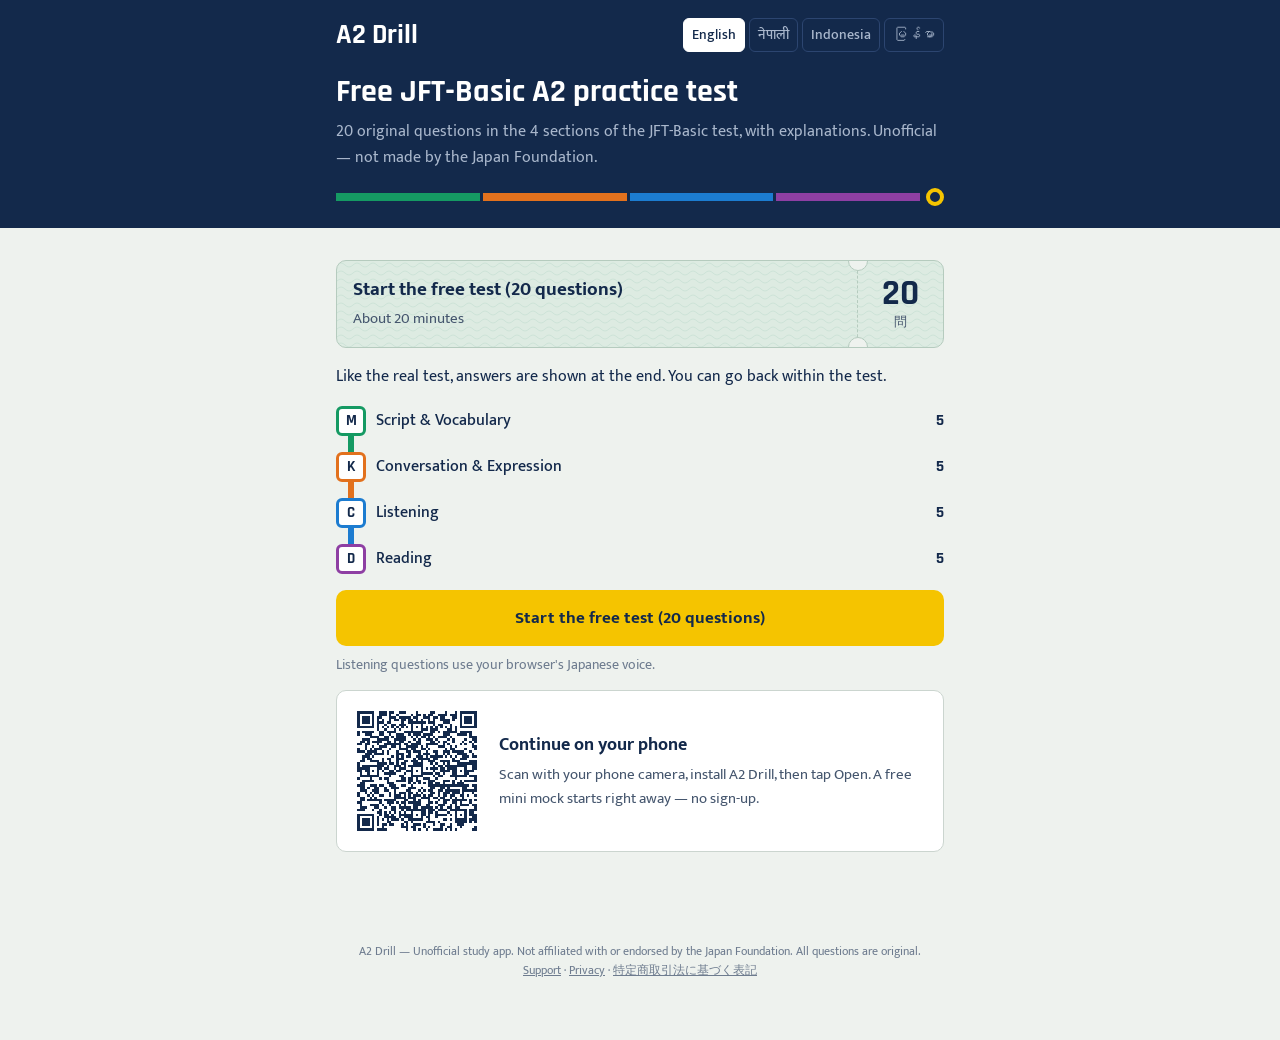
<file: index.html>
<!doctype html><html lang="en" data-lang="en"><head><meta charset="utf-8"><meta name="viewport" content="width=device-width,initial-scale=1">
<title>Free JFT-Basic A2 Mock Test (Unofficial) — Japanese practice with explanations</title><meta name="description" content="Free unofficial practice test for JFT-Basic (Japanese A2): script &amp; vocabulary, conversation, listening and reading. Explanations in English, Nepali and Indonesian."><link rel="canonical" href="https://f-kudo-hub.github.io/a2-drill/">
<link rel="alternate" hreflang="en" href="https://f-kudo-hub.github.io/a2-drill/"><link rel="alternate" hreflang="ne" href="https://f-kudo-hub.github.io/a2-drill/ne/"><link rel="alternate" hreflang="id" href="https://f-kudo-hub.github.io/a2-drill/id/"><link rel="alternate" hreflang="my" href="https://f-kudo-hub.github.io/a2-drill/my/"><link rel="alternate" hreflang="x-default" href="https://f-kudo-hub.github.io/a2-drill/"><meta property="og:type" content="website"><meta property="og:title" content="Free JFT-Basic A2 Mock Test (Unofficial) — Japanese practice with explanations"><meta property="og:description" content="Free unofficial practice test for JFT-Basic (Japanese A2): script &amp; vocabulary, conversation, listening and reading. Explanations in English, Nepali and Indonesian."><meta property="og:url" content="https://f-kudo-hub.github.io/a2-drill/"><meta property="og:image" content="https://f-kudo-hub.github.io/a2-drill/icon.png"><meta property="og:site_name" content="A2 Drill"><meta name="twitter:card" content="summary"><link rel="icon" href="https://f-kudo-hub.github.io/a2-drill/icon.png" type="image/png"><link rel="apple-touch-icon" href="https://f-kudo-hub.github.io/a2-drill/icon.png"><meta name="google-play-app" content="app-id=com.fkudo.jftprep"><meta name="apple-itunes-app" content="app-id=6820783162"><script defer src="https://static.cloudflareinsights.com/beacon.min.js" data-cf-beacon='{"token": "a4c6e92c7e0c438e84cfaf68191612fd"}'></script><script type="application/ld+json">{"@context":"https://schema.org","@type":"Quiz","name":"Free JFT-Basic A2 practice test","description":"Free unofficial practice test for JFT-Basic (Japanese A2): script & vocabulary, conversation, listening and reading. Explanations in English, Nepali and Indonesian.","inLanguage":["ja","en"],"educationalLevel":"CEFR A2","isAccessibleForFree":true}</script><link rel="preconnect" href="https://fonts.googleapis.com"><link rel="preconnect" href="https://fonts.gstatic.com" crossorigin><link rel="stylesheet" href="https://fonts.googleapis.com/css2?family=Mukta:wght@400;500;700&family=Rajdhani:wght@600;700&display=swap">
<meta name="theme-color" content="#13294B"><link rel="stylesheet" href="style.css"></head><body><div class="board"><div class="in"><header><span class="brand">A2 Drill</span><nav class="langs" aria-label="Language"><a href="" class="on" hreflang="en">English</a><a href="ne/" class="" hreflang="ne">नेपाली</a><a href="id/" class="" hreflang="id">Indonesia</a><a href="my/" class="" hreflang="my">မြန်မာ</a></nav></header><h1>Free JFT-Basic A2 practice test</h1><p class="lead">20 original questions in the 4 sections of the JFT-Basic test, with explanations. Unofficial — not made by the Japan Foundation.</p><div class="strip" aria-hidden="true"><i></i><i></i><i></i><i></i><b></b></div></div></div><div class="wrap"><div id="app"></div></div><script>window.A2_Q=[{"id":"M01","s":"moji","type":"語の意味","prompt":"きのうは <u>ひまでした</u>。","passage":"","audio":null,"choices":["しごとが たくさん ありました","しごとが ありませんでした","びょうきでした","やすみが ありませんでした"],"answer":1,"explain":{"ja":"「ひま」は、することがなくて 時間がある ようすです。だから「しごとが ありませんでした」が いちばん 近いです。「しごとが たくさん ありました」は「いそがしい」の意味で、反対です。","en":"\"Hima\" means you have free time because there is nothing to do, so \"I had no work\" is the closest. \"I had a lot of work\" means \"isogashii\" (busy), which is the opposite.","ne":"「ひま」 को अर्थ गर्ने काम नभएर समय खाली हुनु हो। त्यसैले \"काम थिएन\" (しごとが ありませんでした) सबैभन्दा नजिकको अर्थ हो। \"धेरै काम थियो\" भनेको 「いそがしい」 (व्यस्त) हो, जुन उल्टो अर्थ हो।","id":"「ひま」 artinya punya waktu luang karena tidak ada yang harus dikerjakan. Jadi \"tidak ada pekerjaan\" (しごとが ありませんでした) adalah yang paling dekat. \"Banyak pekerjaan\" berarti 「いそがしい」 (sibuk), artinya kebalikannya.","my":"「ひま」ဆိုတာ လုပ်စရာ မရှိလို့ အချိန်အားတာကို ဆိုလိုပါတယ်။ ဒါကြောင့် \"အလုပ် မရှိခဲ့ဘူး\" (しごとが ありませんでした) က အနီးစပ်ဆုံး ဖြစ်ပါတယ်။ \"အလုပ် အများကြီး ရှိခဲ့တယ်\" ဆိုတာ 「いそがしい」 (အလုပ်များတယ်) ရဲ့ အဓိပ္ပာယ် ဖြစ်ပြီး ဆန့်ကျင်ဘက်ပါ။"}},{"id":"M02","s":"moji","type":"語の意味","prompt":"この <ruby>部屋<rt>へや</rt></ruby>は <u>せまい</u>です。","passage":"","audio":null,"choices":["おおきいです","くらいです","ちいさいです","さむいです"],"answer":2,"explain":{"ja":"「せまい」は、場所が 小さくて 広くない ことです。部屋の 話なので「ちいさいです」が 近いです。「おおきい」は 反対、「くらい」は 明るくない、「さむい」は 気温の ことです。","en":"\"Semai\" means a place is small and not spacious. Since we are talking about a room, \"chiisai\" (small) is closest. \"Ookii\" is the opposite, \"kurai\" means dark, and \"samui\" is about temperature.","ne":"「せまい」 को अर्थ ठाउँ सानो र साँघुरो हुनु हो। कोठाको कुरा भएकाले 「ちいさいです」 (सानो छ) नजिकको अर्थ हो। 「おおきい」 उल्टो अर्थ हो, 「くらい」 भनेको अँध्यारो, र 「さむい」 भनेको जाडो/चिसो।","id":"「せまい」 artinya tempatnya kecil dan tidak luas (sempit). Karena ini tentang kamar, 「ちいさいです」 (kecil) paling dekat. 「おおきい」 kebalikannya, 「くらい」 artinya gelap, dan 「さむい」 artinya dingin (suhu).","my":"「せまい」ဆိုတာ နေရာ သေးပြီး မကျယ်တာကို ဆိုလိုပါတယ်။ အခန်းအကြောင်း ပြောနေတာမို့ 「ちいさいです」 (သေးပါတယ်) က အနီးစပ်ဆုံးပါ။ 「おおきい」 က ဆန့်ကျင်ဘက်၊ 「くらい」 က မှောင်တယ်၊ 「さむい」 က အပူချိန် (အေးတာ) အကြောင်းပါ။"}},{"id":"M03","s":"moji","type":"語の意味","prompt":"<ruby>田中<rt>たなか</rt></ruby>さんは いま <u>るす</u>です。","passage":"","audio":null,"choices":["いえに います","ねて います","びょうきです","いえに いません"],"answer":3,"explain":{"ja":"「るす」は、家に だれも いない ことです。電話や たずねた とき「るすです」と 言います。だから「いえに いません」が 正しいです。「ねて います」は 家に いるので、意味が ちがいます。","en":"\"Rusu\" means nobody is at home. People say \"rusu desu\" when they call or visit and the person is out. So \"is not at home\" is correct. \"Is sleeping\" means the person is at home, so it is different.","ne":"「るす」 भनेको घरमा कोही नहुनु हो। फोन गर्दा वा भेट्न जाँदा मान्छे बाहिर गएको छ भने 「るすです」 भनिन्छ। त्यसैले 「いえに いません」 (घरमा हुनुहुन्न) सही हो। 「ねて います」 (सुतिरहेको) भए त घरमै हुन्छ, त्यसैले अर्थ फरक हो।","id":"「るす」 artinya tidak ada orang di rumah. Saat menelepon atau berkunjung dan orangnya sedang pergi, kita bilang 「るすです」. Jadi 「いえに いません」 (tidak ada di rumah) benar. 「ねて います」 (sedang tidur) berarti ada di rumah, jadi artinya berbeda.","my":"「るす」ဆိုတာ အိမ်မှာ ဘယ်သူမှ မရှိတာကို ဆိုလိုပါတယ်။ ဖုန်းဆက်တဲ့အခါ ဒါမှမဟုတ် အိမ်ကို သွားတဲ့အခါ အဲဒီလူ အပြင်ထွက်နေရင် 「るすです」 လို့ ပြောပါတယ်။ ဒါကြောင့် 「いえに いません」 (အိမ်မှာ မရှိပါဘူး) က မှန်ပါတယ်။ 「ねて います」 (အိပ်နေတယ်) ဆိုရင် အိမ်မှာ ရှိနေတာမို့ အဓိပ္ပာယ် မတူပါဘူး။"}},{"id":"M04","s":"moji","type":"語の意味","prompt":"この <ruby>仕事<rt>しごと</rt></ruby>は <u>かんたん</u>です。","passage":"","audio":null,"choices":["むずかしくないです","おもしろくないです","いそがしくないです","たいへんです"],"answer":0,"explain":{"ja":"「かんたん」は、やさしくて すぐ できる ことです。だから「むずかしくないです」が 同じ 意味です。「たいへん」は 反対の 意味です。「おもしろくない」「いそがしくない」は 別の ことを 言って います。","en":"\"Kantan\" means easy, something you can do quickly. So \"not difficult\" has the same meaning. \"Taihen\" (hard, tough) is the opposite. \"Not interesting\" and \"not busy\" talk about different things.","ne":"「かんたん」 को अर्थ सजिलो, छिट्टै गर्न सकिने हो। त्यसैले 「むずかしくないです」 (गाह्रो छैन) को अर्थ उही हो। 「たいへん」 (गाह्रो/कष्टकर) उल्टो अर्थ हो। 「おもしろくない」 (रमाइलो छैन) र 「いそがしくない」 (व्यस्त छैन) अर्कै कुरा हुन्।","id":"「かんたん」 artinya mudah, bisa dikerjakan dengan cepat. Jadi 「むずかしくないです」 (tidak sulit) artinya sama. 「たいへん」 (berat/repot) adalah kebalikannya. 「おもしろくない」 (tidak menarik) dan 「いそがしくない」 (tidak sibuk) membicarakan hal lain.","my":"「かんたん」ဆိုတာ လွယ်ကူတယ်၊ မြန်မြန် လုပ်နိုင်တယ်လို့ ဆိုလိုပါတယ်။ ဒါကြောင့် 「むずかしくないです」 (မခက်ပါဘူး) က အဓိပ္ပာယ် တူပါတယ်။ 「たいへん」 (ခက်ခဲတယ်၊ ပင်ပန်းတယ်) က ဆန့်ကျင်ဘက်ပါ။ 「おもしろくない」 (စိတ်ဝင်စားစရာ မကောင်းဘူး) နဲ့ 「いそがしくない」 (အလုပ်မများဘူး) က တခြား အကြောင်းအရာတွေပါ။"}},{"id":"M05","s":"moji","type":"語の使い方","prompt":"「なくす」の 使い方が いちばん いい ものは どれですか。","passage":"","audio":null,"choices":["でんきを なくして ください。","かぜが なくしました。","えきで さいふを なくしました。","パンを なくして たべました。"],"answer":2,"explain":{"ja":"「なくす」は、持って いた 物が どこかへ 行って 見つからなく なる ことです。「さいふを なくしました」が 正しいです。電気は「けす」、かぜは「なおる」を 使います。","en":"\"Nakusu\" means to lose something you had, so you cannot find it. \"I lost my wallet at the station\" is correct. For lights you say \"kesu\" (turn off), and for a cold you say \"naoru\" (get better).","ne":"「なくす」 भनेको आफूसँग भएको चीज हराउनु, भेट्न नसक्नु हो। 「さいふを なくしました」 (पर्स हरायो) सही हो। बत्तीको लागि 「けす」 (निभाउनु), रुघाखोकीको लागि 「なおる」 (निको हुनु) प्रयोग गरिन्छ।","id":"「なくす」 artinya kehilangan barang yang tadinya dimiliki sehingga tidak bisa ditemukan. 「さいふを なくしました」 (dompet saya hilang) benar. Untuk lampu dipakai 「けす」 (mematikan), dan untuk masuk angin/flu dipakai 「なおる」 (sembuh).","my":"「なくす」ဆိုတာ ကိုယ့်မှာ ရှိခဲ့တဲ့ ပစ္စည်း ပျောက်သွားပြီး ရှာမတွေ့တာကို ဆိုလိုပါတယ်။ 「さいふを なくしました」 (ပိုက်ဆံအိတ် ပျောက်သွားတယ်) က မှန်ပါတယ်။ မီးအတွက်ဆိုရင် 「けす」 (ပိတ်တယ်)၊ အအေးမိတာအတွက်ဆိုရင် 「なおる」 (ပျောက်တယ်၊ သက်သာတယ်) ကို သုံးပါတယ်။"}},{"id":"K01","s":"kaiwa","type":"文法","prompt":"きのう、<ruby>駅<rt>えき</rt></ruby>の 近くの スーパー（　）やさいを 買いました。","passage":"","audio":null,"choices":["に","を","で","が"],"answer":2,"explain":{"ja":"何かを する 場所には「で」を 使います。「スーパーで 買いました」が 正しいです。「に」は 行く 先や ある 場所（スーパーに 行きます）に 使います。","en":"Use \"de\" for the place where you do an action: \"I bought it at (de) the supermarket.\" \"Ni\" is for a destination or where something exists, as in \"supaa ni ikimasu\" (I go to the supermarket).","ne":"कुनै काम गर्ने ठाउँ जनाउन 「で」 प्रयोग गरिन्छ। 「スーパーで 買いました」 (सुपरमार्केटमा किनेँ) सही हो। 「に」 जाने ठाउँ वा कुनै चीज भएको ठाउँ जनाउन प्रयोग हुन्छ, जस्तै 「スーパーに 行きます」 (सुपरमार्केट जान्छु)।","id":"Untuk tempat melakukan suatu kegiatan dipakai 「で」. 「スーパーで 買いました」 (membeli di supermarket) benar. 「に」 dipakai untuk tujuan pergi atau tempat sesuatu berada, misalnya 「スーパーに 行きます」 (pergi ke supermarket).","my":"အလုပ်တစ်ခု လုပ်တဲ့ နေရာအတွက် 「で」 ကို သုံးပါတယ်။ 「スーパーで 買いました」 (စူပါမားကက်မှာ ဝယ်ခဲ့တယ်) က မှန်ပါတယ်။ 「に」 ကိုတော့ သွားမယ့် နေရာ ဒါမှမဟုတ် တစ်ခုခု ရှိတဲ့ နေရာအတွက် သုံးပါတယ်။ ဥပမာ 「スーパーに 行きます」 (စူပါမားကက်ကို သွားမယ်)။"}},{"id":"K02","s":"kaiwa","type":"文法","prompt":"すみません、ここで しゃしんを（　）も いいですか。","passage":"","audio":null,"choices":["とって","とる","とった","とり"],"answer":0,"explain":{"ja":"「〜ても いいですか」は、してよいか 聞く ときの 形です。動詞は て形に するので「とって も いいですか」です。ほかの 形は「も いいですか」に つながりません。","en":"\"... te mo ii desu ka\" is how you ask for permission. The verb takes the te-form, so it is \"totte mo ii desu ka\" (May I take a photo?). The other forms cannot connect to \"mo ii desu ka\".","ne":"「〜ても いいですか」 अनुमति माग्दा प्रयोग हुने रूप हो। क्रियालाई て-रूपमा राखिन्छ, त्यसैले 「とって も いいですか」 (फोटो खिच्न मिल्छ?) हुन्छ। अरू रूपहरू 「も いいですか」 सँग जोडिँदैनन्।","id":"「〜ても いいですか」 adalah bentuk untuk meminta izin. Kata kerjanya memakai bentuk -te, jadi 「とって も いいですか」 (bolehkah saya memotret?). Bentuk lain tidak bisa disambung dengan 「も いいですか」.","my":"「〜ても いいですか」 က ခွင့်တောင်းတဲ့ ပုံစံပါ။ ကြိယာကို て-ပုံစံ ပြောင်းရလို့ 「とって も いいですか」 (ဓာတ်ပုံ ရိုက်လို့ ရမလား) ဖြစ်ပါတယ်။ တခြား ပုံစံတွေက 「も いいですか」 နဲ့ ဆက်လို့ မရပါဘူး။"}},{"id":"K03","s":"kaiwa","type":"文法","prompt":"あしたは <ruby>仕事<rt>しごと</rt></ruby>が（　）から、パーティーに 行けません。","passage":"","audio":null,"choices":["あって","あれば","あったら","ある"],"answer":3,"explain":{"ja":"理由を 言う「から」の 前は、ふつう形（ある）か ていねい形（あります）に します。「あるから」が 正しいです。「あって」「あれば」「あったら」は「から」の 前に 置けません。","en":"Before \"kara\" (because), use the plain form (aru) or the polite form (arimasu). So \"aru kara\" is correct. \"Atte\", \"areba\" and \"attara\" cannot come before \"kara\".","ne":"कारण बताउने 「から」 (किनभने) अगाडि साधारण रूप (ある) वा विनम्र रूप (あります) राखिन्छ। त्यसैले 「あるから」 सही हो। 「あって」, 「あれば」, 「あったら」 लाई 「から」 अगाडि राख्न मिल्दैन।","id":"Sebelum 「から」 (karena) dipakai bentuk biasa (ある) atau bentuk sopan (あります). Jadi 「あるから」 benar. 「あって」, 「あれば」, dan 「あったら」 tidak bisa diletakkan sebelum 「から」.","my":"အကြောင်းပြချက်ကို ပြတဲ့ 「から」 (…လို့) ရှေ့မှာ ရိုးရိုးပုံစံ (ある) ဒါမှမဟုတ် ယဉ်ကျေးတဲ့ ပုံစံ (あります) ကို ထားပါတယ်။ ဒါကြောင့် 「あるから」 က မှန်ပါတယ်။ 「あって」၊ 「あれば」၊ 「あったら」 ကို 「から」 ရှေ့မှာ ထားလို့ မရပါဘူး။"}},{"id":"K04","s":"kaiwa","type":"文法","prompt":"この くすりは、ごはんを（　）あとで のんで ください。","passage":"","audio":null,"choices":["たべる","たべた","たべて","たべない"],"answer":1,"explain":{"ja":"「〜た あとで」は、あることが 終わってから 次の ことを する ときの 形です。動詞は た形に します。「たべた あとで」は「食事の 後で」と 同じ 意味です。くすりの 袋に よく 書いて あります。","en":"\"... ta ato de\" means \"after doing ...\". The verb takes the ta-form: \"tabeta ato de\" (after eating). This is often written on medicine bags in Japan.","ne":"「〜た あとで」 भनेको एउटा काम सकिएपछि अर्को काम गर्दा प्रयोग हुने रूप हो। क्रियालाई た-रूपमा राखिन्छ: 「たべた あとで」 (खाना खाइसकेपछि)। जापानमा औषधिको खाममा यो प्रायः लेखिएको हुन्छ।","id":"「〜た あとで」 artinya \"setelah melakukan …\". Kata kerjanya memakai bentuk -ta: 「たべた あとで」 (setelah makan). Kalimat ini sering tertulis di kantong obat di Jepang.","my":"「〜た あとで」 ဆိုတာ \"…ပြီးတဲ့နောက်\" လို့ ဆိုလိုပါတယ်။ ကြိယာကို た-ပုံစံ ပြောင်းရပါတယ်: 「たべた あとで」 (စားပြီးတဲ့နောက်)။ ဂျပန်မှာ ဆေးအိတ်ပေါ်မှာ ဒီစကားကို မကြာခဏ ရေးထားပါတယ်။"}},{"id":"K05","s":"kaiwa","type":"文法","prompt":"<ruby>毎日<rt>まいにち</rt></ruby> れんしゅうして、カタカナが（　）ように なりました。","passage":"","audio":null,"choices":["読める","読む","読んで","読みたい"],"answer":0,"explain":{"ja":"「〜ように なりました」は、前は できなかった ことが できるように 変わった ことを 言います。「カタカナが」の「が」には 可能の 形「読める」が 合います。「カタカナが 読む」とは 言いません。","en":"\"... you ni narimashita\" means something changed and now you can do it. With \"katakana ga\", the potential form \"yomeru\" (can read) fits. You do not say \"katakana ga yomu\".","ne":"「〜ように なりました」 ले पहिले गर्न नसकेको कुरा अहिले गर्न सक्ने भयो भन्ने परिवर्तन बताउँछ। 「カタカナが」 को 「が」 सँग सक्ने रूप 「読める」 (पढ्न सक्नु) मिल्छ। 「カタカナが 読む」 भनिँदैन।","id":"「〜ように なりました」 menyatakan perubahan: dulu tidak bisa, sekarang bisa. Dengan 「カタカナが」, bentuk potensial 「読める」 (bisa membaca) yang cocok. Kita tidak mengatakan 「カタカナが 読む」.","my":"「〜ように なりました」 က အရင်က မလုပ်နိုင်ခဲ့တာကို အခု လုပ်နိုင်လာတဲ့ ပြောင်းလဲမှုကို ပြောပါတယ်။ 「カタカナが」 ရဲ့ 「が」 နဲ့ လုပ်နိုင်ခြင်း ပုံစံ 「読める」 (ဖတ်နိုင်တယ်) က ကိုက်ညီပါတယ်။ 「カタカナが 読む」 လို့ မပြောပါဘူး။"}},{"id":"C01","s":"choukai","type":"会話の聞き取り","prompt":"男の人は、あした何時に来ますか。","passage":"","audio":[{"who":"F","ja":"アリさん、あしたのシフトですが、朝9時からでしたよね。"},{"who":"M","ja":"はい、9時からです。"},{"who":"F","ja":"すみません、10時からに変えてもいいですか。9時は田中さんが来ますから。"},{"who":"M","ja":"わかりました。じゃあ、10時に来ます。"}],"choices":["8時","9時","10時","11時"],"answer":2,"explain":{"ja":"はじめは9時からの予定でしたが、女の人が「10時からに変えてもいいですか」と聞き、男の人は「10時に来ます」と答えています。9時は田中さんが来る時間です。","en":"At first his shift started at 9:00, but the woman asks, \"Can I change it to 10:00?\" and he answers, \"Then I'll come at 10.\" 9:00 is when Tanaka-san comes, not him.","ne":"सुरुमा उनको सिफ्ट बिहान ९ बजेबाट थियो, तर महिलाले \"१० बजेबाट परिवर्तन गर्न मिल्छ?\" भनेर सोध्छिन्, र पुरुषले \"त्यसो भए १० बजे आउँछु\" भन्छन्। ९ बजे तानाका-सान आउनुहुन्छ।","id":"Awalnya sif dia mulai jam 9, tetapi si perempuan bertanya \"Boleh diganti jadi mulai jam 10?\" dan si laki-laki menjawab \"Baik, saya datang jam 10.\" Jam 9 adalah waktu Tanaka-san datang.","my":"အစမှာ သူ့ အလုပ်အဆိုင်းက မနက် 9 နာရီကနေ စမှာပါ။ ဒါပေမဲ့ အမျိုးသမီးက \"10 နာရီကနေ စဖို့ ပြောင်းလို့ ရမလား\" လို့ မေးပြီး အမျိုးသားက \"ဒါဆို 10 နာရီ လာပါမယ်\" လို့ ဖြေပါတယ်။ 9 နာရီက တာနာကာစံ လာမယ့် အချိန်ပါ။"}},{"id":"C02","s":"choukai","type":"会話の聞き取り","prompt":"男の人は、何を買いますか。","passage":"","audio":[{"who":"F","ja":"帰りに、スーパーで牛乳を買ってきてくれる？"},{"who":"M","ja":"いいよ。たまごは？"},{"who":"F","ja":"たまごはまだあるから、いらない。あ、パンもおねがい。"},{"who":"M","ja":"牛乳とパンだね。"}],"choices":["牛乳とたまご","牛乳とパン","たまごとパン","パンだけ"],"answer":1,"explain":{"ja":"女の人は「たまごはまだあるから、いらない」と言い、そのあと「パンもおねがい」と言っています。最後に男の人が「牛乳とパンだね」とまとめています。","en":"The woman says eggs are not needed (\"we still have eggs\"), then adds \"bread too, please.\" The man sums it up: \"Milk and bread.\"","ne":"महिलाले \"अण्डा अझै छ, चाहिँदैन\" भन्छिन्, अनि \"पाउरोटी पनि ल्याइदेऊ\" थप्छिन्। अन्तमा पुरुषले \"दूध र पाउरोटी, हैन?\" भनेर दोहोर्याउँछन्।","id":"Si perempuan bilang telur tidak perlu karena masih ada, lalu menambahkan \"roti juga, ya.\" Di akhir si laki-laki menyimpulkan: \"Susu dan roti, ya.\"","my":"အမျိုးသမီးက \"ကြက်ဥ ရှိသေးလို့ မလိုဘူး\" လို့ ပြောပြီး \"ပေါင်မုန့်လည်း ဝယ်ခဲ့ပါ\" လို့ ထပ်ပြောပါတယ်။ နောက်ဆုံးမှာ အမျိုးသားက \"နွားနို့နဲ့ ပေါင်မုန့် နော်\" လို့ ပြန်အတည်ပြုပါတယ်။"}},{"id":"C03","s":"choukai","type":"会話の聞き取り","prompt":"男の人は、このあと まず何をしますか。","passage":"","audio":[{"who":"F","ja":"リンさん、山田さんのお茶、もう持っていきましたか。"},{"who":"M","ja":"いいえ、まだです。今から持っていきます。"},{"who":"F","ja":"あ、山田さんは今おふろです。先に、木村さんにお水を持っていってください。"},{"who":"M","ja":"はい、わかりました。"}],"choices":["山田さんにお茶を持っていく","山田さんをおふろにつれていく","木村さんにお茶を持っていく","木村さんにお水を持っていく"],"answer":3,"explain":{"ja":"山田さんは今おふろに入っているので、女の人は「先に、木村さんにお水を持っていってください」と言っています。「先に」は「まず」と同じ意味です。木村さんに持っていくのはお茶ではなく、お水です。","en":"Yamada-san is in the bath now, so the woman says, \"First, take water to Kimura-san.\" 先に means \"first / before that.\" What goes to Kimura-san is water, not tea.","ne":"यामादा-सान अहिले नुहाउँदै हुनुहुन्छ, त्यसैले महिलाले \"पहिले किमुरा-सानलाई पानी लगिदिनुहोस्\" भन्छिन्। 先に को अर्थ \"पहिले\" हो। किमुरा-सानलाई चिया होइन, पानी लैजाने हो।","id":"Yamada-san sedang mandi, jadi si perempuan berkata \"Lebih dulu, bawakan air untuk Kimura-san.\" 先に artinya \"lebih dulu\". Yang dibawa ke Kimura-san adalah air, bukan teh.","my":"ယာမာဒါစံက အခု ရေချိုးနေလို့ အမျိုးသမီးက \"အရင်ဆုံး ကိမူရစံဆီ ရေ ယူသွားပေးပါ\" လို့ ပြောပါတယ်။ 先に ဆိုတာ \"အရင်ဆုံး\" လို့ ဆိုလိုပါတယ်။ ကိမူရစံဆီ ယူသွားရမှာက လက်ဖက်ရည်ကြမ်း (お茶) မဟုတ်ဘဲ ရေ ပါ။"}},{"id":"C04","s":"choukai","type":"会話の聞き取り","prompt":"二人は、どこで会いますか。","passage":"","audio":[{"who":"M","ja":"日曜日、駅の前で11時に会いましょう。"},{"who":"F","ja":"ごめん、駅の前は人が多いから、駅の中の本屋の前はどう？"},{"who":"M","ja":"いいよ。じゃあ、本屋の前で。"}],"choices":["駅の中の本屋の前","駅の前","本屋の中","駅の近くの公園"],"answer":0,"explain":{"ja":"男の人は「駅の前」と言いましたが、女の人が「駅の中の本屋の前はどう？」と言い直し、男の人は「いいよ」と答えています。「本屋の中」ではなく「本屋の前」です。","en":"The man first suggests \"in front of the station,\" but the woman proposes \"in front of the bookstore inside the station,\" and he agrees. It is in front of the bookstore, not inside it.","ne":"पुरुषले सुरुमा \"स्टेसनको अगाडि\" भने, तर महिलाले \"स्टेसनभित्रको किताब पसलको अगाडि कस्तो?\" भनिन्, र पुरुषले \"हुन्छ\" भने। किताब पसलभित्र होइन, अगाडि हो।","id":"Awalnya si laki-laki bilang \"di depan stasiun\", tetapi si perempuan mengusulkan \"di depan toko buku di dalam stasiun\", dan dia setuju. Tempatnya di depan toko buku, bukan di dalamnya.","my":"အမျိုးသားက အစမှာ \"ဘူတာရှေ့မှာ\" လို့ အကြံပြုပေမဲ့ အမျိုးသမီးက \"ဘူတာထဲက စာအုပ်ဆိုင်ရှေ့မှာ ဆိုရင်ကော\" လို့ ပြောပြီး အမျိုးသားက သဘောတူပါတယ်။ စာအုပ်ဆိုင်ထဲမှာ မဟုတ်ဘဲ ရှေ့မှာပါ။"}},{"id":"C05","s":"choukai","type":"会話の聞き取り","prompt":"男の人は、何曜日に休みますか。","passage":"","audio":[{"who":"M","ja":"店長、来週の水曜日、休んでもいいですか。病院に行きたいんです。"},{"who":"F","ja":"水曜日はちょっと、人が少ないんです。木曜日はどうですか。"},{"who":"M","ja":"木曜日でもだいじょうぶです。"},{"who":"F","ja":"じゃあ、木曜日に休んでください。"}],"choices":["月曜日","火曜日","水曜日","木曜日"],"answer":3,"explain":{"ja":"男の人は水曜日に休みたいと言いましたが、店長は「水曜日はちょっと…」と言って断り、「木曜日はどうですか」と聞いています。最後に「木曜日に休んでください」と決まりました。「ちょっと…」は、はっきり言わない断り方です。","en":"He asks for Wednesday off, but the manager says \"Wednesday is a bit...\" (a soft way of saying no) and suggests Thursday. In the end she says, \"Take Thursday off.\"","ne":"उनले बुधबार बिदा माग्छन्, तर पसलकी म्यानेजरले \"बुधबार अलि...\" भनेर नम्र तरिकाले अस्वीकार गर्छिन् र बिहीबार कस्तो भनेर सोध्छिन्। अन्तमा \"बिहीबार बिदा लिनुहोस्\" भन्ने तय हुन्छ।","id":"Dia minta libur hari Rabu, tetapi manajer berkata \"Rabu agak...\" (cara halus untuk menolak) dan menawarkan hari Kamis. Akhirnya diputuskan \"Silakan libur hari Kamis.\"","my":"သူက ဗုဒ္ဓဟူးနေ့ ခွင့်ယူချင်တယ်လို့ တောင်းပေမဲ့ ဆိုင်မန်နေဂျာက \"ဗုဒ္ဓဟူးနေ့ကတော့ နည်းနည်း…\" (ယဉ်ယဉ်ကျေးကျေး ငြင်းတဲ့ ပြောပုံ) လို့ ပြောပြီး ကြာသပတေးနေ့ကို အကြံပြုပါတယ်။ နောက်ဆုံးမှာ \"ကြာသပတေးနေ့ ခွင့်ယူပါ\" လို့ ပြောပါတယ်။"}},{"id":"D01","s":"dokkai","type":"掲示・案内の読み取り","prompt":"水曜日の午後3時に、この病院へ行きたいです。正しいのはどれですか。","passage":"さくら<ruby>内科<rt>ないか</rt></ruby><br>【<ruby>診療時間<rt>しんりょうじかん</rt></ruby>】<br>月・火・木・金　9:00〜12:00／15:00〜18:00<br>水・土　9:00〜12:00<br>日・<ruby>祝日<rt>しゅくじつ</rt></ruby>　休み","audio":null,"choices":["水曜日の午後は休みなので、行けない","水曜日は午後6時までやっている","水曜日は午前も午後もやっている","<ruby>予約<rt>よやく</rt></ruby>をすれば、午後も行ける"],"answer":0,"explain":{"ja":"水曜日は「9:00〜12:00」だけで、午後の時間が書いてありません。だから午後3時には行けません。予約のことは、どこにも書いてありません。","en":"On Wednesday the clinic is open only 9:00–12:00; no afternoon hours are listed. So you cannot go at 3 p.m. Nothing is written about reservations.","ne":"बुधबार ९:०० देखि १२:०० सम्म मात्र खुला छ; दिउँसोको समय लेखिएको छैन। त्यसैले दिउँसो ३ बजे जान सकिँदैन। बुकिङ (予約) को बारेमा कहीँ पनि लेखिएको छैन।","id":"Hari Rabu klinik hanya buka jam 9.00–12.00; jam sore tidak tertulis. Jadi Anda tidak bisa datang jam 3 sore. Tentang reservasi (予約) tidak ditulis sama sekali.","my":"ဗုဒ္ဓဟူးနေ့မှာ ဆေးခန်းက 9:00–12:00 ပဲ ဖွင့်ပြီး နေ့လယ်ပိုင်း အချိန် ရေးမထားပါဘူး။ ဒါကြောင့် နေ့လယ် 3 နာရီမှာ သွားလို့ မရပါဘူး။ ကြိုတင် ချိန်းဆိုမှု (予約) အကြောင်းလည်း ဘယ်နေရာမှာမှ ရေးမထားပါဘူး။"}},{"id":"D02","s":"dokkai","type":"掲示・案内の読み取り","prompt":"ペットボトルは、いつ出しますか。","passage":"ごみの出し方（さくら<ruby>寮<rt>りょう</rt></ruby>）<br>・もえるごみ：火曜日・金曜日<br>・もえないごみ：第1水曜日<br>・ペットボトル：毎週木曜日<br>・かん・びん：第3水曜日<br>※朝8時までに、寮の前のごみ<ruby>置<rt>お</rt></ruby>き場に出してください。","audio":null,"choices":["火曜日と金曜日の朝8時まで","毎週木曜日の朝8時まで","第1水曜日の朝8時まで","第3水曜日の夜"],"answer":1,"explain":{"ja":"「ペットボトル：毎週木曜日」と書いてあります。そして、下の※に「朝8時までに」とあるので、毎週木曜日の朝8時までです。火曜日・金曜日は「もえるごみ」の日です。","en":"The notice says \"PET bottles: every Thursday,\" and the note (※) at the bottom says \"by 8 a.m.\" So it is every Thursday by 8 a.m. Tuesday and Friday are for burnable garbage.","ne":"सूचनामा \"पेट बोतल: हरेक बिहीबार\" लेखिएको छ, र तलको ※ मा \"बिहान ८ बजेभित्र\" लेखिएको छ। त्यसैले हरेक बिहीबार बिहान ८ बजेभित्र फाल्ने हो। मंगलबार र शुक्रबार बल्ने फोहोरको दिन हो।","id":"Di pengumuman tertulis \"Botol PET: setiap hari Kamis,\" dan catatan (※) di bawah menulis \"sebelum jam 8 pagi.\" Jadi setiap Kamis sebelum jam 8 pagi. Selasa dan Jumat untuk sampah yang bisa dibakar.","my":"အသိပေးစာမှာ \"PET ပုလင်း: ကြာသပတေးနေ့တိုင်း\" လို့ ရေးထားပြီး အောက်ဆုံးက ※ မှာ \"မနက် 8 နာရီ မတိုင်ခင်\" လို့ ရေးထားပါတယ်။ ဒါကြောင့် ကြာသပတေးနေ့တိုင်း မနက် 8 နာရီ မတိုင်ခင် ပစ်ရပါမယ်။ အင်္ဂါနေ့နဲ့ သောကြာနေ့က မီးရှို့လို့ရတဲ့ အမှိုက် ပစ်ရတဲ့ နေ့ပါ။"}},{"id":"D03","s":"dokkai","type":"掲示・案内の読み取り","prompt":"アリさんが朝7時から働く日は、いつですか。","passage":"10月 第2週のシフト<br>月：グエン（朝）・アリ（昼）<br>火：グエン（朝）・サリ（昼）<br>水：アリ（朝）・サリ（昼）<br>木：アリ（朝）・グエン（昼）<br>金：サリ（朝）・グエン（昼）<br>土：サリ（朝）・アリ（昼）<br>日：グエン（朝）・アリ（昼）<br>朝＝7:00〜15:00　昼＝12:00〜20:00","audio":null,"choices":["月曜日と日曜日","土曜日と日曜日","水曜日と木曜日","木曜日と金曜日"],"answer":2,"explain":{"ja":"「朝＝7:00〜15:00」なので、「アリ（朝）」と書いてある日をさがします。水曜日と木曜日です。月・土・日は「アリ（昼）」なので、12時からです。","en":"\"朝 (morning) = 7:00–15:00,\" so look for the days marked アリ（朝）: Wednesday and Thursday. On Monday, Saturday and Sunday Ali works 昼 (from 12:00).","ne":"\"朝 (बिहान) = ७:०० देखि १५:००\" भएकाले \"アリ（朝）\" लेखिएका दिन खोज्नुहोस्: बुधबार र बिहीबार। सोमबार, शनिबार र आइतबार अलीको 昼 (१२ बजेदेखि) सिफ्ट हो।","id":"\"朝 (pagi) = 7.00–15.00,\" jadi cari hari yang tertulis アリ（朝）: Rabu dan Kamis. Pada Senin, Sabtu, dan Minggu Ali masuk sif 昼 (mulai jam 12).","my":"\"朝 (မနက်) = 7:00–15:00\" ဖြစ်လို့ アリ（朝） လို့ ရေးထားတဲ့ နေ့တွေကို ရှာပါ: ဗုဒ္ဓဟူးနေ့နဲ့ ကြာသပတေးနေ့ ပါ။ တနင်္လာ၊ စနေ၊ တနင်္ဂနွေနေ့တွေမှာ အာလီက 昼 (12:00 ကစတဲ့) အဆိုင်း လုပ်ပါတယ်။"}},{"id":"D04","s":"dokkai","type":"掲示・案内の読み取り","prompt":"病院でもらった<ruby>薬<rt>くすり</rt></ruby>のふくろです。この薬は、1日に全部で<ruby>何錠<rt>なんじょう</rt></ruby>飲みますか。","passage":"【飲み<ruby>薬<rt>ぐすり</rt></ruby>】<br>1日3回　<ruby>食後<rt>しょくご</rt></ruby>に飲んでください。<br>1回に2<ruby>錠<rt>じょう</rt></ruby><br>※ねる前には飲まないでください。<br>※5日分あります。","audio":null,"choices":["2錠","3錠","5錠","6錠"],"answer":3,"explain":{"ja":"「1日3回」「1回に2錠」なので、3×2で1日に6錠です。「5日分」は何日飲むかで、1日の数ではありません。「食後」はごはんを食べたあとという意味です。","en":"\"3 times a day\" and \"2 tablets each time,\" so 3 × 2 = 6 tablets a day. \"5日分\" means it is enough for 5 days, not the number per day. 食後 means \"after meals.\"","ne":"\"दिनको ३ पटक\" र \"एक पटकमा २ चक्की\" भएकाले ३ × २ = दिनमा ६ चक्की। \"5日分\" भनेको ५ दिनलाई पुग्ने औषधि हो, दिनको संख्या होइन। 食後 को अर्थ \"खाना खाएपछि\" हो।","id":"\"3 kali sehari\" dan \"sekali minum 2 tablet,\" jadi 3 × 2 = 6 tablet sehari. \"5日分\" artinya cukup untuk 5 hari, bukan jumlah per hari. 食後 artinya \"sesudah makan\".","my":"\"တစ်နေ့ 3 ကြိမ်\" နဲ့ \"တစ်ကြိမ်ကို 2 လုံး\" ဖြစ်လို့ 3 × 2 = တစ်နေ့ 6 လုံး ပါ။ 「5日分」 ဆိုတာ 5 ရက်စာ လုံလောက်တယ်လို့ ဆိုလိုပြီး တစ်နေ့ သောက်ရမယ့် အရေအတွက် မဟုတ်ပါဘူး။ 食後 ဆိုတာ \"အစာစားပြီးနောက်\" လို့ ဆိုလိုပါတယ်။"}},{"id":"D05","s":"dokkai","type":"掲示・案内の読み取り","prompt":"10月17日（土）の教室に行きたいです。いつまでに電話をしますか。","passage":"やさしい<ruby>日本語教室<rt>きょうしつ</rt></ruby><br>日時：毎週土曜日　10:00〜11:30<br>場所：<ruby>市民<rt>しみん</rt></ruby>センター　3階　<ruby>会議室<rt>かいぎしつ</rt></ruby><br>お金：<ruby>無料<rt>むりょう</rt></ruby><br><ruby>申<rt>もう</rt></ruby>し<ruby>込<rt>こ</rt></ruby>み：その週の水曜日までに、電話でお願いします。<br>電話：000-1234-5678","audio":null,"choices":["10月10日（土）","10月14日（水）","10月16日（金）","10月17日（土）"],"answer":1,"explain":{"ja":"申し込みは「その週の水曜日までに」です。10月17日（土）と同じ週の水曜日は、10月14日です。教室の日（土曜日）の3日前と考えるとわかりやすいです。","en":"You must apply \"by Wednesday of that week.\" For the class on Saturday, October 17, that Wednesday is October 14 (three days before the class).","ne":"आवेदन \"त्यही हप्ताको बुधबारसम्म\" गर्नुपर्छ। अक्टोबर १७ (शनिबार) को कक्षाको लागि त्यो बुधबार अक्टोबर १४ हो (कक्षाभन्दा ३ दिन अघि)।","id":"Pendaftaran harus \"paling lambat hari Rabu minggu itu.\" Untuk kelas hari Sabtu, 17 Oktober, hari Rabu itu adalah 14 Oktober (tiga hari sebelum kelas).","my":"\"အဲဒီအပတ်ရဲ့ ဗုဒ္ဓဟူးနေ့အထိ\" လျှောက်ထားရပါမယ်။ အောက်တိုဘာ 17 ရက် (စနေ) သင်တန်းအတွက် အဲဒီ ဗုဒ္ဓဟူးနေ့က အောက်တိုဘာ 14 ရက် (သင်တန်း မတိုင်ခင် 3 ရက်) ပါ။"}}];window.A2_T={"sections":{"moji":"Script & Vocabulary","kaiwa":"Conversation & Expression","choukai":"Listening","dokkai":"Reading"},"types":{"語の意味":"Word meaning","語の使い方":"How a word is used","漢字の読み":"Reading kanji","漢字の意味と用法":"Kanji meaning and use","文法":"Grammar","会話の表現":"Expressions in conversation","会話の聞き取り":"Listening to conversations","店・公共機関での聞き取り":"Listening at shops and public places","アナウンス・指示の聞き取り":"Announcements and instructions","掲示・案内の読み取り":"Finding information in notices","手紙・メッセージの読み取り":"Reading letters and messages"},"play":"Play audio","playing":"Playing…","correct":"Correct!","wrong":"Not quite","answerIs":"Answer: {a}","showJa":"Show Japanese explanation","next":"Next","finish":"Finish","mockIntro":"Like the real test, answers are shown at the end. You can go back within the test."};window.A2_I={"語の意味":{"ja":"＿＿の ことばと だいたい 同じ いみの ものを えらんで ください。","en":"Choose the answer closest in meaning to the underlined words.","ne":"रेखाङ्कित शब्दसँग मिल्दोजुल्दो अर्थ भएको उत्तर छान्नुहोस्।","id":"Pilih jawaban yang artinya paling mirip dengan kata yang digarisbawahi.","my":"မျဉ်းသားထားတဲ့ စကားလုံးနဲ့ အဓိပ္ပာယ် အနီးစပ်ဆုံး အဖြေကို ရွေးပါ။"},"語の使い方":{"ja":"ことばの 使い方が いちばん いい ものを えらんで ください。","en":"Choose the sentence that uses the word correctly.","ne":"शब्द सही तरिकाले प्रयोग भएको वाक्य छान्नुहोस्।","id":"Pilih kalimat yang menggunakan kata itu dengan benar.","my":"စကားလုံးကို မှန်မှန်ကန်ကန် သုံးထားတဲ့ ဝါကျကို ရွေးပါ။"},"漢字の読み":{"ja":"＿＿の 漢字の 読み方を えらんで ください。","en":"Choose the correct reading of the underlined kanji.","ne":"रेखाङ्कित खान्जीको सही पढाइ छान्नुहोस्।","id":"Pilih cara baca yang benar untuk kanji yang digarisbawahi.","my":"မျဉ်းသားထားတဲ့ ခန်းဂျိရဲ့ မှန်ကန်တဲ့ ဖတ်ပုံကို ရွေးပါ။"},"漢字の意味と用法":{"ja":"＿＿の ことばを 漢字で 書くと どれですか。","en":"Choose the correct kanji for the underlined word.","ne":"रेखाङ्कित शब्दको सही खान्जी छान्नुहोस्।","id":"Pilih kanji yang benar untuk kata yang digarisbawahi.","my":"မျဉ်းသားထားတဲ့ စကားလုံးအတွက် မှန်ကန်တဲ့ ခန်းဂျိကို ရွေးပါ။"},"文法":{"ja":"（　）に 入る ものを えらんで ください。","en":"Choose the best answer for the blank.","ne":"खाली ठाउँमा मिल्ने उत्तर छान्नुहोस्।","id":"Pilih jawaban yang paling tepat untuk bagian yang kosong.","my":"ကွက်လပ်အတွက် အသင့်တော်ဆုံး အဖြေကို ရွေးပါ။"},"会話の表現":{"ja":"（　）に 入る いちばん いい ことばを えらんで ください。","en":"Choose the most suitable words for the conversation.","ne":"कुराकानीमा सबैभन्दा उपयुक्त शब्द छान्नुहोस्।","id":"Pilih ungkapan yang paling cocok untuk percakapan itu.","my":"စကားပြောအတွက် အသင့်တော်ဆုံး စကားကို ရွေးပါ။"},"会話の聞き取り":{"ja":"会話を 聞いて、答えを えらんで ください。","en":"Listen to the conversation and choose the answer.","ne":"कुराकानी सुनेर उत्तर छान्नुहोस्।","id":"Dengarkan percakapan, lalu pilih jawabannya.","my":"စကားပြောကို နားထောင်ပြီး အဖြေကို ရွေးပါ။"},"店・公共機関での聞き取り":{"ja":"店や <ruby>役所<rt>やくしょ</rt></ruby>などでの 会話を 聞いて、答えを えらんで ください。","en":"Listen to the conversation at a shop or public office and choose the answer.","ne":"पसल वा कार्यालयको कुराकानी सुनेर उत्तर छान्नुहोस्।","id":"Dengarkan percakapan di toko atau kantor, lalu pilih jawabannya.","my":"ဆိုင် ဒါမှမဟုတ် ရုံးမှာ ပြောတဲ့ စကားကို နားထောင်ပြီး အဖြေကို ရွေးပါ။"},"アナウンス・指示の聞き取り":{"ja":"アナウンスや <ruby>説明<rt>せつめい</rt></ruby>を 聞いて、答えを えらんで ください。","en":"Listen to the announcement or instructions and choose the answer.","ne":"घोषणा वा निर्देशन सुनेर उत्तर छान्नुहोस्।","id":"Dengarkan pengumuman atau instruksi, lalu pilih jawabannya.","my":"ကြေညာချက် ဒါမှမဟုတ် ညွှန်ကြားချက်ကို နားထောင်ပြီး အဖြေကို ရွေးပါ။"},"掲示・案内の読み取り":{"ja":"お知らせを 読んで、答えを えらんで ください。","en":"Read the notice and choose the answer.","ne":"सूचना पढेर उत्तर छान्नुहोस्।","id":"Baca pengumuman itu, lalu pilih jawabannya.","my":"အသိပေးစာကို ဖတ်ပြီး အဖြေကို ရွေးပါ။"},"手紙・メッセージの読み取り":{"ja":"メッセージを 読んで、答えを えらんで ください。","en":"Read the message and choose the answer.","ne":"सन्देश पढेर उत्तर छान्नुहोस्।","id":"Baca pesan itu, lalu pilih jawabannya.","my":"မက်ဆေ့ချ်ကို ဖတ်ပြီး အဖြေကို ရွေးပါ။"}};window.A2_P={"title":"Free JFT-Basic A2 Mock Test (Unofficial) — Japanese practice with explanations","desc":"Free unofficial practice test for JFT-Basic (Japanese A2): script & vocabulary, conversation, listening and reading. Explanations in English, Nepali and Indonesian.","h1":"Free JFT-Basic A2 practice test","lead":"20 original questions in the 4 sections of the JFT-Basic test, with explanations. Unofficial — not made by the Japan Foundation.","start":"Start the free test (20 questions)","app":"Get all 60 questions on iPhone","appSoon":"iPhone app: coming soon","android":"Get all 60 questions on Android (Google Play)","score":"Your score","again":"Try again","minutes":"About 20 minutes","voice":"Listening questions use your browser's Japanese voice.","phone":"Continue on your phone","scan":"Scan with your phone camera, install A2 Drill, then tap Open. A free mini mock starts right away — no sign-up.","weak":"Your weakest part: {s}. Practise it in the app, with explanations in your language.","open":"After installing, tap Open — the free mock starts right away.","appUrl":"https://apps.apple.com/app/id6820783162","playUrl":"https://play.google.com/store/apps/details?id=com.fkudo.jftprep&referrer=utm_source%3Da2-site%26utm_medium%3Dweb%26utm_campaign%3Den","qr":"<svg xmlns=\"http://www.w3.org/2000/svg\" viewBox=\"0 0 51 51\" shape-rendering=\"crispEdges\"><path fill=\"#FFFFFF\" d=\"M0 0h51v51H0z\"/><path stroke=\"#13294B\" d=\"M1 1.5h7m2 0h3m1 0h2m2 0h3m4 0h1m5 0h2m4 0h1m3 0h1m1 0h7M1 2.5h1m5 0h1m2 0h3m1 0h1m2 0h1m5 0h1m1 0h2m1 0h1m1 0h2m2 0h4m1 0h3m1 0h1m5 0h1M1 3.5h1m1 0h3m1 0h1m1 0h2m3 0h3m1 0h5m1 0h2m2 0h3m1 0h2m1 0h2m3 0h2m1 0h1m1 0h3m1 0h1M1 4.5h1m1 0h3m1 0h1m1 0h1m1 0h1m2 0h1m1 0h2m1 0h2m1 0h2m1 0h1m1 0h1m2 0h1m1 0h1m2 0h4m1 0h1m2 0h1m1 0h3m1 0h1M1 5.5h1m1 0h3m1 0h1m1 0h3m1 0h2m4 0h1m2 0h7m1 0h3m3 0h3m4 0h1m1 0h3m1 0h1M1 6.5h1m5 0h1m1 0h1m2 0h1m2 0h2m1 0h3m2 0h1m3 0h1m4 0h1m1 0h2m3 0h1m3 0h1m5 0h1M1 7.5h7m1 0h1m1 0h1m1 0h1m1 0h1m1 0h1m1 0h1m1 0h1m1 0h1m1 0h1m1 0h1m1 0h1m1 0h1m1 0h1m1 0h1m1 0h1m1 0h1m1 0h1m1 0h7M9 8.5h1m2 0h1m3 0h1m1 0h1m4 0h1m3 0h3m1 0h3m4 0h2m1 0h1M1 9.5h1m1 0h5m2 0h2m1 0h4m3 0h8m3 0h2m1 0h1m1 0h6m1 0h5M1 10.5h1m2 0h3m3 0h2m2 0h1m2 0h3m2 0h1m1 0h3m1 0h4m4 0h3m3 0h4m1 0h1M6 11.5h4m2 0h2m1 0h1m1 0h4m2 0h1m1 0h1m1 0h2m1 0h1m1 0h1m1 0h4m1 0h1m7 0h3M3 12.5h3m3 0h5m2 0h5m3 0h1m1 0h1m2 0h3m1 0h1m4 0h1m1 0h1m4 0h1m2 0h2M2 13.5h2m1 0h1m1 0h4m2 0h2m1 0h1m1 0h2m2 0h1m2 0h2m4 0h2m1 0h1m1 0h2m2 0h1m3 0h1m2 0h1m1 0h1M1 14.5h2m1 0h2m3 0h1m2 0h7m1 0h2m1 0h4m2 0h5m2 0h1m1 0h1m4 0h1m1 0h1m2 0h1M4 15.5h1m2 0h1m2 0h3m2 0h2m1 0h1m2 0h5m1 0h1m1 0h1m4 0h3m2 0h1m1 0h1m6 0h2M1 16.5h1m2 0h1m1 0h1m1 0h3m3 0h1m3 0h4m1 0h2m2 0h2m1 0h1m6 0h1m1 0h2m4 0h1m3 0h1M1 17.5h3m1 0h4m2 0h1m1 0h1m3 0h1m3 0h2m1 0h3m2 0h1m2 0h2m2 0h3m1 0h5m2 0h1M4 18.5h3m1 0h4m1 0h1m3 0h3m2 0h1m3 0h1m1 0h3m2 0h1m2 0h1m1 0h1m3 0h4m2 0h1M3 19.5h3m1 0h1m7 0h1m1 0h1m1 0h1m1 0h2m2 0h3m1 0h1m1 0h5m1 0h1m1 0h1m1 0h1m2 0h3m1 0h2M3 20.5h1m1 0h2m4 0h1m1 0h2m2 0h3m4 0h1m1 0h5m1 0h2m6 0h1m2 0h3M2 21.5h2m2 0h4m1 0h1m2 0h1m2 0h1m2 0h2m1 0h3m1 0h1m2 0h3m2 0h4m1 0h3m4 0h3M1 22.5h1m7 0h4m1 0h2m1 0h1m1 0h2m3 0h4m3 0h1m1 0h1m2 0h1m1 0h1m3 0h8M1 23.5h1m1 0h9m1 0h1m2 0h3m1 0h1m1 0h6m4 0h1m1 0h2m1 0h9m2 0h2M1 24.5h5m3 0h2m1 0h2m2 0h1m1 0h3m2 0h1m3 0h1m1 0h1m1 0h3m1 0h2m1 0h4m3 0h1m2 0h2M1 25.5h2m1 0h2m1 0h1m1 0h1m1 0h1m2 0h2m1 0h2m2 0h3m1 0h1m1 0h1m4 0h1m2 0h4m1 0h2m1 0h1m1 0h4M2 26.5h1m2 0h1m3 0h1m2 0h5m3 0h1m2 0h1m3 0h5m1 0h2m1 0h1m3 0h2m3 0h2M2 27.5h8m4 0h1m3 0h2m3 0h5m4 0h1m1 0h2m3 0h7m1 0h3M1 28.5h1m4 0h1m3 0h1m1 0h2m5 0h2m1 0h2m1 0h1m2 0h3m2 0h1m7 0h1m7 0h1M3 29.5h5m5 0h1m3 0h4m1 0h2m1 0h2m3 0h3m3 0h3m1 0h1m2 0h1m1 0h5M2 30.5h2m9 0h3m6 0h1m1 0h1m1 0h1m1 0h1m1 0h2m1 0h2m1 0h1m3 0h1m1 0h3M1 31.5h3m2 0h3m1 0h2m2 0h3m2 0h2m2 0h1m6 0h17m1 0h2M2 32.5h2m1 0h1m2 0h2m2 0h1m2 0h3m4 0h3m2 0h1m3 0h2m2 0h2m1 0h1m5 0h2m3 0h1M2 33.5h3m2 0h3m2 0h2m2 0h1m4 0h2m3 0h1m1 0h1m1 0h2m2 0h2m1 0h6m1 0h6M1 34.5h1m2 0h1m1 0h1m1 0h2m4 0h1m1 0h1m1 0h3m1 0h2m1 0h1m1 0h1m3 0h2m1 0h1m1 0h3m1 0h3m1 0h1m3 0h1M1 35.5h1m3 0h1m1 0h1m2 0h2m2 0h1m1 0h3m1 0h1m1 0h1m1 0h3m1 0h1m1 0h2m2 0h1m1 0h2m1 0h2m2 0h2m1 0h1m2 0h1M2 36.5h2m2 0h1m1 0h1m7 0h5m1 0h3m2 0h4m1 0h2m1 0h2m2 0h1m1 0h1m2 0h1M2 37.5h2m1 0h6m1 0h5m3 0h2m2 0h1m1 0h1m3 0h1m3 0h1m1 0h3m1 0h6m1 0h1m1 0h1M1 38.5h2m7 0h1m2 0h3m1 0h1m1 0h2m1 0h5m3 0h2m1 0h1m2 0h2m2 0h2m1 0h1m3 0h1M2 39.5h1m3 0h4m1 0h1m2 0h1m3 0h1m1 0h1m3 0h3m2 0h2m3 0h3m2 0h1m1 0h1m1 0h4m1 0h2M2 40.5h3m3 0h2m2 0h1m2 0h2m1 0h5m1 0h2m1 0h5m1 0h1m1 0h1m2 0h2m1 0h2m6 0h1M1 41.5h3m3 0h1m2 0h1m4 0h2m2 0h1m1 0h8m1 0h3m1 0h4m1 0h7m1 0h3M9 42.5h2m1 0h1m1 0h1m1 0h1m1 0h1m1 0h1m2 0h1m3 0h2m1 0h2m1 0h1m4 0h1m2 0h1m3 0h1m1 0h2M1 43.5h7m2 0h1m1 0h2m1 0h1m2 0h6m1 0h1m1 0h2m1 0h1m2 0h5m1 0h1m1 0h1m1 0h1m1 0h1m1 0h3M1 44.5h1m5 0h1m1 0h1m2 0h5m1 0h1m1 0h4m3 0h1m1 0h2m2 0h1m7 0h1m3 0h1m2 0h2M1 45.5h1m1 0h3m1 0h1m1 0h1m1 0h1m1 0h1m1 0h3m1 0h1m2 0h6m2 0h1m5 0h2m1 0h1m1 0h5m1 0h3M1 46.5h1m1 0h3m1 0h1m1 0h1m3 0h2m5 0h2m1 0h1m5 0h4m1 0h1m6 0h5m1 0h1m1 0h1M1 47.5h1m1 0h3m1 0h1m1 0h1m1 0h2m1 0h2m3 0h1m1 0h1m2 0h3m1 0h1m3 0h1m2 0h2m2 0h1m2 0h3M1 48.5h1m5 0h1m3 0h1m7 0h3m1 0h2m3 0h1m1 0h1m4 0h1m2 0h2m3 0h1m5 0h1M1 49.5h7m1 0h4m8 0h1m2 0h1m1 0h1m2 0h1m2 0h4m1 0h1m1 0h1m1 0h1m6 0h2\"/></svg>\n"};</script><script src="app.js"></script><div class="wrap" style="padding-top:0"><p class="foot">A2 Drill — Unofficial study app. Not affiliated with or endorsed by the Japan Foundation. All questions are original.<br><a href="support.html">Support</a> · <a href="privacy.html">Privacy</a> · <a href="tokushoho.html">特定商取引法に基づく表記</a></p></div></body></html>
</file>
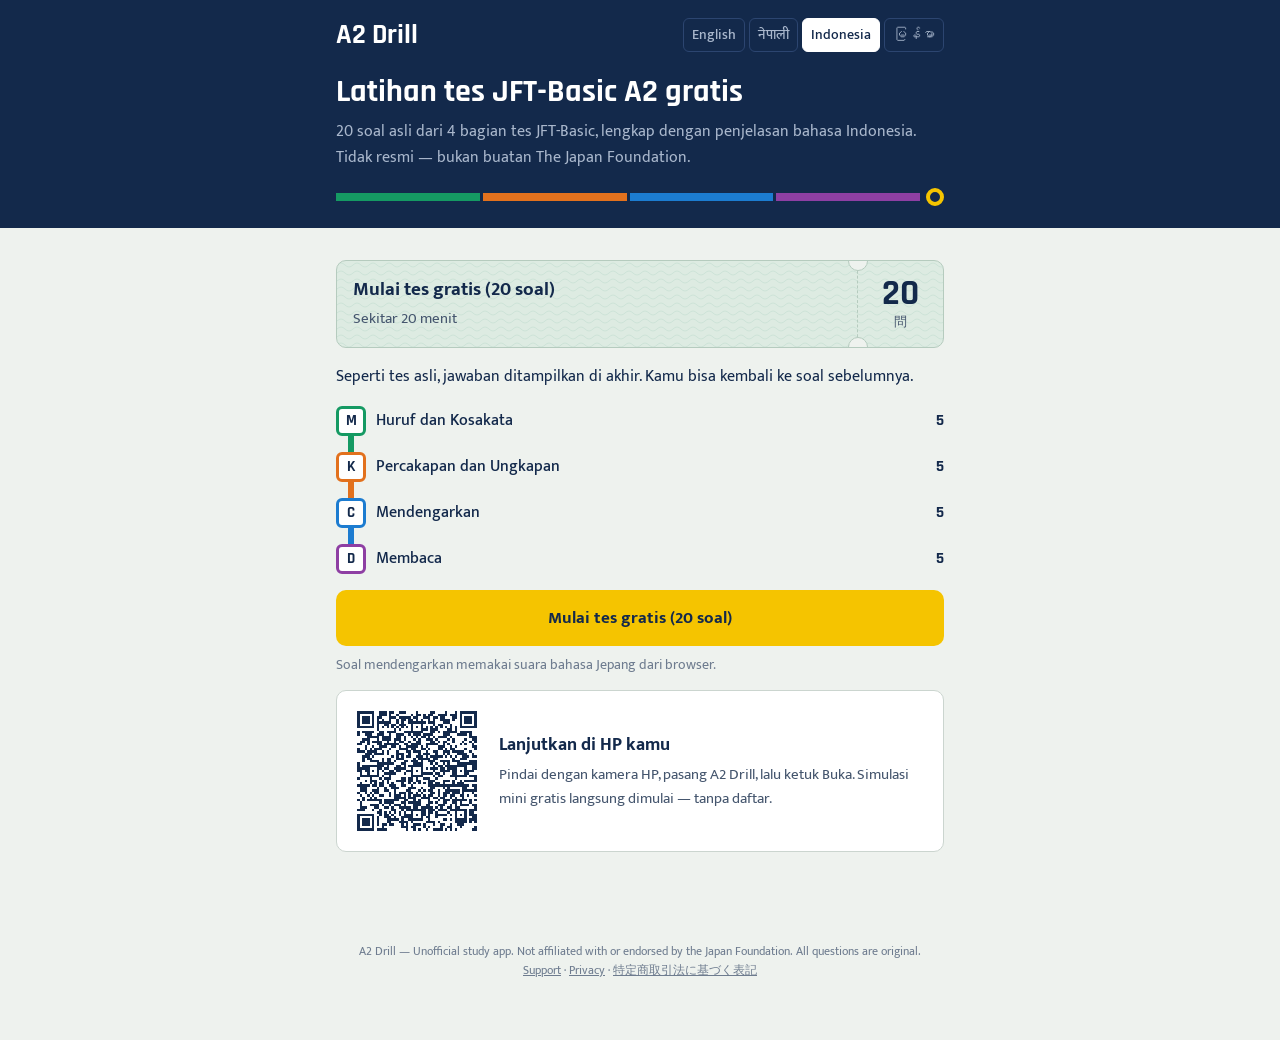
<file: id/index.html>
<!doctype html><html lang="id" data-lang="id"><head><meta charset="utf-8"><meta name="viewport" content="width=device-width,initial-scale=1">
<title>Simulasi Tes JFT-Basic A2 Gratis (Tidak Resmi) — Penjelasan Bahasa Indonesia</title><meta name="description" content="Latihan soal JFT-Basic (bahasa Jepang A2) gratis dan tidak resmi: huruf &amp; kosakata, percakapan, mendengarkan, dan membaca. Penjelasan dalam bahasa Indonesia, Inggris, dan Nepal."><link rel="canonical" href="https://f-kudo-hub.github.io/a2-drill/id/">
<link rel="alternate" hreflang="en" href="https://f-kudo-hub.github.io/a2-drill/"><link rel="alternate" hreflang="ne" href="https://f-kudo-hub.github.io/a2-drill/ne/"><link rel="alternate" hreflang="id" href="https://f-kudo-hub.github.io/a2-drill/id/"><link rel="alternate" hreflang="my" href="https://f-kudo-hub.github.io/a2-drill/my/"><link rel="alternate" hreflang="x-default" href="https://f-kudo-hub.github.io/a2-drill/"><meta property="og:type" content="website"><meta property="og:title" content="Simulasi Tes JFT-Basic A2 Gratis (Tidak Resmi) — Penjelasan Bahasa Indonesia"><meta property="og:description" content="Latihan soal JFT-Basic (bahasa Jepang A2) gratis dan tidak resmi: huruf &amp; kosakata, percakapan, mendengarkan, dan membaca. Penjelasan dalam bahasa Indonesia, Inggris, dan Nepal."><meta property="og:url" content="https://f-kudo-hub.github.io/a2-drill/id/"><meta property="og:image" content="https://f-kudo-hub.github.io/a2-drill/icon.png"><meta property="og:site_name" content="A2 Drill"><meta name="twitter:card" content="summary"><link rel="icon" href="https://f-kudo-hub.github.io/a2-drill/icon.png" type="image/png"><link rel="apple-touch-icon" href="https://f-kudo-hub.github.io/a2-drill/icon.png"><meta name="google-play-app" content="app-id=com.fkudo.jftprep"><meta name="apple-itunes-app" content="app-id=6820783162"><script defer src="https://static.cloudflareinsights.com/beacon.min.js" data-cf-beacon='{"token": "a4c6e92c7e0c438e84cfaf68191612fd"}'></script><script type="application/ld+json">{"@context":"https://schema.org","@type":"Quiz","name":"Latihan tes JFT-Basic A2 gratis","description":"Latihan soal JFT-Basic (bahasa Jepang A2) gratis dan tidak resmi: huruf & kosakata, percakapan, mendengarkan, dan membaca. Penjelasan dalam bahasa Indonesia, Inggris, dan Nepal.","inLanguage":["ja","id"],"educationalLevel":"CEFR A2","isAccessibleForFree":true}</script><link rel="preconnect" href="https://fonts.googleapis.com"><link rel="preconnect" href="https://fonts.gstatic.com" crossorigin><link rel="stylesheet" href="https://fonts.googleapis.com/css2?family=Mukta:wght@400;500;700&family=Rajdhani:wght@600;700&display=swap">
<meta name="theme-color" content="#13294B"><link rel="stylesheet" href="../style.css"></head><body><div class="board"><div class="in"><header><span class="brand">A2 Drill</span><nav class="langs" aria-label="Language"><a href="../" class="" hreflang="en">English</a><a href="../ne/" class="" hreflang="ne">नेपाली</a><a href="../id/" class="on" hreflang="id">Indonesia</a><a href="../my/" class="" hreflang="my">မြန်မာ</a></nav></header><h1>Latihan tes JFT-Basic A2 gratis</h1><p class="lead">20 soal asli dari 4 bagian tes JFT-Basic, lengkap dengan penjelasan bahasa Indonesia. Tidak resmi — bukan buatan The Japan Foundation.</p><div class="strip" aria-hidden="true"><i></i><i></i><i></i><i></i><b></b></div></div></div><div class="wrap"><div id="app"></div></div><script>window.A2_Q=[{"id":"M01","s":"moji","type":"語の意味","prompt":"きのうは <u>ひまでした</u>。","passage":"","audio":null,"choices":["しごとが たくさん ありました","しごとが ありませんでした","びょうきでした","やすみが ありませんでした"],"answer":1,"explain":{"ja":"「ひま」は、することがなくて 時間がある ようすです。だから「しごとが ありませんでした」が いちばん 近いです。「しごとが たくさん ありました」は「いそがしい」の意味で、反対です。","en":"\"Hima\" means you have free time because there is nothing to do, so \"I had no work\" is the closest. \"I had a lot of work\" means \"isogashii\" (busy), which is the opposite.","ne":"「ひま」 को अर्थ गर्ने काम नभएर समय खाली हुनु हो। त्यसैले \"काम थिएन\" (しごとが ありませんでした) सबैभन्दा नजिकको अर्थ हो। \"धेरै काम थियो\" भनेको 「いそがしい」 (व्यस्त) हो, जुन उल्टो अर्थ हो।","id":"「ひま」 artinya punya waktu luang karena tidak ada yang harus dikerjakan. Jadi \"tidak ada pekerjaan\" (しごとが ありませんでした) adalah yang paling dekat. \"Banyak pekerjaan\" berarti 「いそがしい」 (sibuk), artinya kebalikannya.","my":"「ひま」ဆိုတာ လုပ်စရာ မရှိလို့ အချိန်အားတာကို ဆိုလိုပါတယ်။ ဒါကြောင့် \"အလုပ် မရှိခဲ့ဘူး\" (しごとが ありませんでした) က အနီးစပ်ဆုံး ဖြစ်ပါတယ်။ \"အလုပ် အများကြီး ရှိခဲ့တယ်\" ဆိုတာ 「いそがしい」 (အလုပ်များတယ်) ရဲ့ အဓိပ္ပာယ် ဖြစ်ပြီး ဆန့်ကျင်ဘက်ပါ။"}},{"id":"M02","s":"moji","type":"語の意味","prompt":"この <ruby>部屋<rt>へや</rt></ruby>は <u>せまい</u>です。","passage":"","audio":null,"choices":["おおきいです","くらいです","ちいさいです","さむいです"],"answer":2,"explain":{"ja":"「せまい」は、場所が 小さくて 広くない ことです。部屋の 話なので「ちいさいです」が 近いです。「おおきい」は 反対、「くらい」は 明るくない、「さむい」は 気温の ことです。","en":"\"Semai\" means a place is small and not spacious. Since we are talking about a room, \"chiisai\" (small) is closest. \"Ookii\" is the opposite, \"kurai\" means dark, and \"samui\" is about temperature.","ne":"「せまい」 को अर्थ ठाउँ सानो र साँघुरो हुनु हो। कोठाको कुरा भएकाले 「ちいさいです」 (सानो छ) नजिकको अर्थ हो। 「おおきい」 उल्टो अर्थ हो, 「くらい」 भनेको अँध्यारो, र 「さむい」 भनेको जाडो/चिसो।","id":"「せまい」 artinya tempatnya kecil dan tidak luas (sempit). Karena ini tentang kamar, 「ちいさいです」 (kecil) paling dekat. 「おおきい」 kebalikannya, 「くらい」 artinya gelap, dan 「さむい」 artinya dingin (suhu).","my":"「せまい」ဆိုတာ နေရာ သေးပြီး မကျယ်တာကို ဆိုလိုပါတယ်။ အခန်းအကြောင်း ပြောနေတာမို့ 「ちいさいです」 (သေးပါတယ်) က အနီးစပ်ဆုံးပါ။ 「おおきい」 က ဆန့်ကျင်ဘက်၊ 「くらい」 က မှောင်တယ်၊ 「さむい」 က အပူချိန် (အေးတာ) အကြောင်းပါ။"}},{"id":"M03","s":"moji","type":"語の意味","prompt":"<ruby>田中<rt>たなか</rt></ruby>さんは いま <u>るす</u>です。","passage":"","audio":null,"choices":["いえに います","ねて います","びょうきです","いえに いません"],"answer":3,"explain":{"ja":"「るす」は、家に だれも いない ことです。電話や たずねた とき「るすです」と 言います。だから「いえに いません」が 正しいです。「ねて います」は 家に いるので、意味が ちがいます。","en":"\"Rusu\" means nobody is at home. People say \"rusu desu\" when they call or visit and the person is out. So \"is not at home\" is correct. \"Is sleeping\" means the person is at home, so it is different.","ne":"「るす」 भनेको घरमा कोही नहुनु हो। फोन गर्दा वा भेट्न जाँदा मान्छे बाहिर गएको छ भने 「るすです」 भनिन्छ। त्यसैले 「いえに いません」 (घरमा हुनुहुन्न) सही हो। 「ねて います」 (सुतिरहेको) भए त घरमै हुन्छ, त्यसैले अर्थ फरक हो।","id":"「るす」 artinya tidak ada orang di rumah. Saat menelepon atau berkunjung dan orangnya sedang pergi, kita bilang 「るすです」. Jadi 「いえに いません」 (tidak ada di rumah) benar. 「ねて います」 (sedang tidur) berarti ada di rumah, jadi artinya berbeda.","my":"「るす」ဆိုတာ အိမ်မှာ ဘယ်သူမှ မရှိတာကို ဆိုလိုပါတယ်။ ဖုန်းဆက်တဲ့အခါ ဒါမှမဟုတ် အိမ်ကို သွားတဲ့အခါ အဲဒီလူ အပြင်ထွက်နေရင် 「るすです」 လို့ ပြောပါတယ်။ ဒါကြောင့် 「いえに いません」 (အိမ်မှာ မရှိပါဘူး) က မှန်ပါတယ်။ 「ねて います」 (အိပ်နေတယ်) ဆိုရင် အိမ်မှာ ရှိနေတာမို့ အဓိပ္ပာယ် မတူပါဘူး။"}},{"id":"M04","s":"moji","type":"語の意味","prompt":"この <ruby>仕事<rt>しごと</rt></ruby>は <u>かんたん</u>です。","passage":"","audio":null,"choices":["むずかしくないです","おもしろくないです","いそがしくないです","たいへんです"],"answer":0,"explain":{"ja":"「かんたん」は、やさしくて すぐ できる ことです。だから「むずかしくないです」が 同じ 意味です。「たいへん」は 反対の 意味です。「おもしろくない」「いそがしくない」は 別の ことを 言って います。","en":"\"Kantan\" means easy, something you can do quickly. So \"not difficult\" has the same meaning. \"Taihen\" (hard, tough) is the opposite. \"Not interesting\" and \"not busy\" talk about different things.","ne":"「かんたん」 को अर्थ सजिलो, छिट्टै गर्न सकिने हो। त्यसैले 「むずかしくないです」 (गाह्रो छैन) को अर्थ उही हो। 「たいへん」 (गाह्रो/कष्टकर) उल्टो अर्थ हो। 「おもしろくない」 (रमाइलो छैन) र 「いそがしくない」 (व्यस्त छैन) अर्कै कुरा हुन्।","id":"「かんたん」 artinya mudah, bisa dikerjakan dengan cepat. Jadi 「むずかしくないです」 (tidak sulit) artinya sama. 「たいへん」 (berat/repot) adalah kebalikannya. 「おもしろくない」 (tidak menarik) dan 「いそがしくない」 (tidak sibuk) membicarakan hal lain.","my":"「かんたん」ဆိုတာ လွယ်ကူတယ်၊ မြန်မြန် လုပ်နိုင်တယ်လို့ ဆိုလိုပါတယ်။ ဒါကြောင့် 「むずかしくないです」 (မခက်ပါဘူး) က အဓိပ္ပာယ် တူပါတယ်။ 「たいへん」 (ခက်ခဲတယ်၊ ပင်ပန်းတယ်) က ဆန့်ကျင်ဘက်ပါ။ 「おもしろくない」 (စိတ်ဝင်စားစရာ မကောင်းဘူး) နဲ့ 「いそがしくない」 (အလုပ်မများဘူး) က တခြား အကြောင်းအရာတွေပါ။"}},{"id":"M05","s":"moji","type":"語の使い方","prompt":"「なくす」の 使い方が いちばん いい ものは どれですか。","passage":"","audio":null,"choices":["でんきを なくして ください。","かぜが なくしました。","えきで さいふを なくしました。","パンを なくして たべました。"],"answer":2,"explain":{"ja":"「なくす」は、持って いた 物が どこかへ 行って 見つからなく なる ことです。「さいふを なくしました」が 正しいです。電気は「けす」、かぜは「なおる」を 使います。","en":"\"Nakusu\" means to lose something you had, so you cannot find it. \"I lost my wallet at the station\" is correct. For lights you say \"kesu\" (turn off), and for a cold you say \"naoru\" (get better).","ne":"「なくす」 भनेको आफूसँग भएको चीज हराउनु, भेट्न नसक्नु हो। 「さいふを なくしました」 (पर्स हरायो) सही हो। बत्तीको लागि 「けす」 (निभाउनु), रुघाखोकीको लागि 「なおる」 (निको हुनु) प्रयोग गरिन्छ।","id":"「なくす」 artinya kehilangan barang yang tadinya dimiliki sehingga tidak bisa ditemukan. 「さいふを なくしました」 (dompet saya hilang) benar. Untuk lampu dipakai 「けす」 (mematikan), dan untuk masuk angin/flu dipakai 「なおる」 (sembuh).","my":"「なくす」ဆိုတာ ကိုယ့်မှာ ရှိခဲ့တဲ့ ပစ္စည်း ပျောက်သွားပြီး ရှာမတွေ့တာကို ဆိုလိုပါတယ်။ 「さいふを なくしました」 (ပိုက်ဆံအိတ် ပျောက်သွားတယ်) က မှန်ပါတယ်။ မီးအတွက်ဆိုရင် 「けす」 (ပိတ်တယ်)၊ အအေးမိတာအတွက်ဆိုရင် 「なおる」 (ပျောက်တယ်၊ သက်သာတယ်) ကို သုံးပါတယ်။"}},{"id":"K01","s":"kaiwa","type":"文法","prompt":"きのう、<ruby>駅<rt>えき</rt></ruby>の 近くの スーパー（　）やさいを 買いました。","passage":"","audio":null,"choices":["に","を","で","が"],"answer":2,"explain":{"ja":"何かを する 場所には「で」を 使います。「スーパーで 買いました」が 正しいです。「に」は 行く 先や ある 場所（スーパーに 行きます）に 使います。","en":"Use \"de\" for the place where you do an action: \"I bought it at (de) the supermarket.\" \"Ni\" is for a destination or where something exists, as in \"supaa ni ikimasu\" (I go to the supermarket).","ne":"कुनै काम गर्ने ठाउँ जनाउन 「で」 प्रयोग गरिन्छ। 「スーパーで 買いました」 (सुपरमार्केटमा किनेँ) सही हो। 「に」 जाने ठाउँ वा कुनै चीज भएको ठाउँ जनाउन प्रयोग हुन्छ, जस्तै 「スーパーに 行きます」 (सुपरमार्केट जान्छु)।","id":"Untuk tempat melakukan suatu kegiatan dipakai 「で」. 「スーパーで 買いました」 (membeli di supermarket) benar. 「に」 dipakai untuk tujuan pergi atau tempat sesuatu berada, misalnya 「スーパーに 行きます」 (pergi ke supermarket).","my":"အလုပ်တစ်ခု လုပ်တဲ့ နေရာအတွက် 「で」 ကို သုံးပါတယ်။ 「スーパーで 買いました」 (စူပါမားကက်မှာ ဝယ်ခဲ့တယ်) က မှန်ပါတယ်။ 「に」 ကိုတော့ သွားမယ့် နေရာ ဒါမှမဟုတ် တစ်ခုခု ရှိတဲ့ နေရာအတွက် သုံးပါတယ်။ ဥပမာ 「スーパーに 行きます」 (စူပါမားကက်ကို သွားမယ်)။"}},{"id":"K02","s":"kaiwa","type":"文法","prompt":"すみません、ここで しゃしんを（　）も いいですか。","passage":"","audio":null,"choices":["とって","とる","とった","とり"],"answer":0,"explain":{"ja":"「〜ても いいですか」は、してよいか 聞く ときの 形です。動詞は て形に するので「とって も いいですか」です。ほかの 形は「も いいですか」に つながりません。","en":"\"... te mo ii desu ka\" is how you ask for permission. The verb takes the te-form, so it is \"totte mo ii desu ka\" (May I take a photo?). The other forms cannot connect to \"mo ii desu ka\".","ne":"「〜ても いいですか」 अनुमति माग्दा प्रयोग हुने रूप हो। क्रियालाई て-रूपमा राखिन्छ, त्यसैले 「とって も いいですか」 (फोटो खिच्न मिल्छ?) हुन्छ। अरू रूपहरू 「も いいですか」 सँग जोडिँदैनन्।","id":"「〜ても いいですか」 adalah bentuk untuk meminta izin. Kata kerjanya memakai bentuk -te, jadi 「とって も いいですか」 (bolehkah saya memotret?). Bentuk lain tidak bisa disambung dengan 「も いいですか」.","my":"「〜ても いいですか」 က ခွင့်တောင်းတဲ့ ပုံစံပါ။ ကြိယာကို て-ပုံစံ ပြောင်းရလို့ 「とって も いいですか」 (ဓာတ်ပုံ ရိုက်လို့ ရမလား) ဖြစ်ပါတယ်။ တခြား ပုံစံတွေက 「も いいですか」 နဲ့ ဆက်လို့ မရပါဘူး။"}},{"id":"K03","s":"kaiwa","type":"文法","prompt":"あしたは <ruby>仕事<rt>しごと</rt></ruby>が（　）から、パーティーに 行けません。","passage":"","audio":null,"choices":["あって","あれば","あったら","ある"],"answer":3,"explain":{"ja":"理由を 言う「から」の 前は、ふつう形（ある）か ていねい形（あります）に します。「あるから」が 正しいです。「あって」「あれば」「あったら」は「から」の 前に 置けません。","en":"Before \"kara\" (because), use the plain form (aru) or the polite form (arimasu). So \"aru kara\" is correct. \"Atte\", \"areba\" and \"attara\" cannot come before \"kara\".","ne":"कारण बताउने 「から」 (किनभने) अगाडि साधारण रूप (ある) वा विनम्र रूप (あります) राखिन्छ। त्यसैले 「あるから」 सही हो। 「あって」, 「あれば」, 「あったら」 लाई 「から」 अगाडि राख्न मिल्दैन।","id":"Sebelum 「から」 (karena) dipakai bentuk biasa (ある) atau bentuk sopan (あります). Jadi 「あるから」 benar. 「あって」, 「あれば」, dan 「あったら」 tidak bisa diletakkan sebelum 「から」.","my":"အကြောင်းပြချက်ကို ပြတဲ့ 「から」 (…လို့) ရှေ့မှာ ရိုးရိုးပုံစံ (ある) ဒါမှမဟုတ် ယဉ်ကျေးတဲ့ ပုံစံ (あります) ကို ထားပါတယ်။ ဒါကြောင့် 「あるから」 က မှန်ပါတယ်။ 「あって」၊ 「あれば」၊ 「あったら」 ကို 「から」 ရှေ့မှာ ထားလို့ မရပါဘူး။"}},{"id":"K04","s":"kaiwa","type":"文法","prompt":"この くすりは、ごはんを（　）あとで のんで ください。","passage":"","audio":null,"choices":["たべる","たべた","たべて","たべない"],"answer":1,"explain":{"ja":"「〜た あとで」は、あることが 終わってから 次の ことを する ときの 形です。動詞は た形に します。「たべた あとで」は「食事の 後で」と 同じ 意味です。くすりの 袋に よく 書いて あります。","en":"\"... ta ato de\" means \"after doing ...\". The verb takes the ta-form: \"tabeta ato de\" (after eating). This is often written on medicine bags in Japan.","ne":"「〜た あとで」 भनेको एउटा काम सकिएपछि अर्को काम गर्दा प्रयोग हुने रूप हो। क्रियालाई た-रूपमा राखिन्छ: 「たべた あとで」 (खाना खाइसकेपछि)। जापानमा औषधिको खाममा यो प्रायः लेखिएको हुन्छ।","id":"「〜た あとで」 artinya \"setelah melakukan …\". Kata kerjanya memakai bentuk -ta: 「たべた あとで」 (setelah makan). Kalimat ini sering tertulis di kantong obat di Jepang.","my":"「〜た あとで」 ဆိုတာ \"…ပြီးတဲ့နောက်\" လို့ ဆိုလိုပါတယ်။ ကြိယာကို た-ပုံစံ ပြောင်းရပါတယ်: 「たべた あとで」 (စားပြီးတဲ့နောက်)။ ဂျပန်မှာ ဆေးအိတ်ပေါ်မှာ ဒီစကားကို မကြာခဏ ရေးထားပါတယ်။"}},{"id":"K05","s":"kaiwa","type":"文法","prompt":"<ruby>毎日<rt>まいにち</rt></ruby> れんしゅうして、カタカナが（　）ように なりました。","passage":"","audio":null,"choices":["読める","読む","読んで","読みたい"],"answer":0,"explain":{"ja":"「〜ように なりました」は、前は できなかった ことが できるように 変わった ことを 言います。「カタカナが」の「が」には 可能の 形「読める」が 合います。「カタカナが 読む」とは 言いません。","en":"\"... you ni narimashita\" means something changed and now you can do it. With \"katakana ga\", the potential form \"yomeru\" (can read) fits. You do not say \"katakana ga yomu\".","ne":"「〜ように なりました」 ले पहिले गर्न नसकेको कुरा अहिले गर्न सक्ने भयो भन्ने परिवर्तन बताउँछ। 「カタカナが」 को 「が」 सँग सक्ने रूप 「読める」 (पढ्न सक्नु) मिल्छ। 「カタカナが 読む」 भनिँदैन।","id":"「〜ように なりました」 menyatakan perubahan: dulu tidak bisa, sekarang bisa. Dengan 「カタカナが」, bentuk potensial 「読める」 (bisa membaca) yang cocok. Kita tidak mengatakan 「カタカナが 読む」.","my":"「〜ように なりました」 က အရင်က မလုပ်နိုင်ခဲ့တာကို အခု လုပ်နိုင်လာတဲ့ ပြောင်းလဲမှုကို ပြောပါတယ်။ 「カタカナが」 ရဲ့ 「が」 နဲ့ လုပ်နိုင်ခြင်း ပုံစံ 「読める」 (ဖတ်နိုင်တယ်) က ကိုက်ညီပါတယ်။ 「カタカナが 読む」 လို့ မပြောပါဘူး။"}},{"id":"C01","s":"choukai","type":"会話の聞き取り","prompt":"男の人は、あした何時に来ますか。","passage":"","audio":[{"who":"F","ja":"アリさん、あしたのシフトですが、朝9時からでしたよね。"},{"who":"M","ja":"はい、9時からです。"},{"who":"F","ja":"すみません、10時からに変えてもいいですか。9時は田中さんが来ますから。"},{"who":"M","ja":"わかりました。じゃあ、10時に来ます。"}],"choices":["8時","9時","10時","11時"],"answer":2,"explain":{"ja":"はじめは9時からの予定でしたが、女の人が「10時からに変えてもいいですか」と聞き、男の人は「10時に来ます」と答えています。9時は田中さんが来る時間です。","en":"At first his shift started at 9:00, but the woman asks, \"Can I change it to 10:00?\" and he answers, \"Then I'll come at 10.\" 9:00 is when Tanaka-san comes, not him.","ne":"सुरुमा उनको सिफ्ट बिहान ९ बजेबाट थियो, तर महिलाले \"१० बजेबाट परिवर्तन गर्न मिल्छ?\" भनेर सोध्छिन्, र पुरुषले \"त्यसो भए १० बजे आउँछु\" भन्छन्। ९ बजे तानाका-सान आउनुहुन्छ।","id":"Awalnya sif dia mulai jam 9, tetapi si perempuan bertanya \"Boleh diganti jadi mulai jam 10?\" dan si laki-laki menjawab \"Baik, saya datang jam 10.\" Jam 9 adalah waktu Tanaka-san datang.","my":"အစမှာ သူ့ အလုပ်အဆိုင်းက မနက် 9 နာရီကနေ စမှာပါ။ ဒါပေမဲ့ အမျိုးသမီးက \"10 နာရီကနေ စဖို့ ပြောင်းလို့ ရမလား\" လို့ မေးပြီး အမျိုးသားက \"ဒါဆို 10 နာရီ လာပါမယ်\" လို့ ဖြေပါတယ်။ 9 နာရီက တာနာကာစံ လာမယ့် အချိန်ပါ။"}},{"id":"C02","s":"choukai","type":"会話の聞き取り","prompt":"男の人は、何を買いますか。","passage":"","audio":[{"who":"F","ja":"帰りに、スーパーで牛乳を買ってきてくれる？"},{"who":"M","ja":"いいよ。たまごは？"},{"who":"F","ja":"たまごはまだあるから、いらない。あ、パンもおねがい。"},{"who":"M","ja":"牛乳とパンだね。"}],"choices":["牛乳とたまご","牛乳とパン","たまごとパン","パンだけ"],"answer":1,"explain":{"ja":"女の人は「たまごはまだあるから、いらない」と言い、そのあと「パンもおねがい」と言っています。最後に男の人が「牛乳とパンだね」とまとめています。","en":"The woman says eggs are not needed (\"we still have eggs\"), then adds \"bread too, please.\" The man sums it up: \"Milk and bread.\"","ne":"महिलाले \"अण्डा अझै छ, चाहिँदैन\" भन्छिन्, अनि \"पाउरोटी पनि ल्याइदेऊ\" थप्छिन्। अन्तमा पुरुषले \"दूध र पाउरोटी, हैन?\" भनेर दोहोर्याउँछन्।","id":"Si perempuan bilang telur tidak perlu karena masih ada, lalu menambahkan \"roti juga, ya.\" Di akhir si laki-laki menyimpulkan: \"Susu dan roti, ya.\"","my":"အမျိုးသမီးက \"ကြက်ဥ ရှိသေးလို့ မလိုဘူး\" လို့ ပြောပြီး \"ပေါင်မုန့်လည်း ဝယ်ခဲ့ပါ\" လို့ ထပ်ပြောပါတယ်။ နောက်ဆုံးမှာ အမျိုးသားက \"နွားနို့နဲ့ ပေါင်မုန့် နော်\" လို့ ပြန်အတည်ပြုပါတယ်။"}},{"id":"C03","s":"choukai","type":"会話の聞き取り","prompt":"男の人は、このあと まず何をしますか。","passage":"","audio":[{"who":"F","ja":"リンさん、山田さんのお茶、もう持っていきましたか。"},{"who":"M","ja":"いいえ、まだです。今から持っていきます。"},{"who":"F","ja":"あ、山田さんは今おふろです。先に、木村さんにお水を持っていってください。"},{"who":"M","ja":"はい、わかりました。"}],"choices":["山田さんにお茶を持っていく","山田さんをおふろにつれていく","木村さんにお茶を持っていく","木村さんにお水を持っていく"],"answer":3,"explain":{"ja":"山田さんは今おふろに入っているので、女の人は「先に、木村さんにお水を持っていってください」と言っています。「先に」は「まず」と同じ意味です。木村さんに持っていくのはお茶ではなく、お水です。","en":"Yamada-san is in the bath now, so the woman says, \"First, take water to Kimura-san.\" 先に means \"first / before that.\" What goes to Kimura-san is water, not tea.","ne":"यामादा-सान अहिले नुहाउँदै हुनुहुन्छ, त्यसैले महिलाले \"पहिले किमुरा-सानलाई पानी लगिदिनुहोस्\" भन्छिन्। 先に को अर्थ \"पहिले\" हो। किमुरा-सानलाई चिया होइन, पानी लैजाने हो।","id":"Yamada-san sedang mandi, jadi si perempuan berkata \"Lebih dulu, bawakan air untuk Kimura-san.\" 先に artinya \"lebih dulu\". Yang dibawa ke Kimura-san adalah air, bukan teh.","my":"ယာမာဒါစံက အခု ရေချိုးနေလို့ အမျိုးသမီးက \"အရင်ဆုံး ကိမူရစံဆီ ရေ ယူသွားပေးပါ\" လို့ ပြောပါတယ်။ 先に ဆိုတာ \"အရင်ဆုံး\" လို့ ဆိုလိုပါတယ်။ ကိမူရစံဆီ ယူသွားရမှာက လက်ဖက်ရည်ကြမ်း (お茶) မဟုတ်ဘဲ ရေ ပါ။"}},{"id":"C04","s":"choukai","type":"会話の聞き取り","prompt":"二人は、どこで会いますか。","passage":"","audio":[{"who":"M","ja":"日曜日、駅の前で11時に会いましょう。"},{"who":"F","ja":"ごめん、駅の前は人が多いから、駅の中の本屋の前はどう？"},{"who":"M","ja":"いいよ。じゃあ、本屋の前で。"}],"choices":["駅の中の本屋の前","駅の前","本屋の中","駅の近くの公園"],"answer":0,"explain":{"ja":"男の人は「駅の前」と言いましたが、女の人が「駅の中の本屋の前はどう？」と言い直し、男の人は「いいよ」と答えています。「本屋の中」ではなく「本屋の前」です。","en":"The man first suggests \"in front of the station,\" but the woman proposes \"in front of the bookstore inside the station,\" and he agrees. It is in front of the bookstore, not inside it.","ne":"पुरुषले सुरुमा \"स्टेसनको अगाडि\" भने, तर महिलाले \"स्टेसनभित्रको किताब पसलको अगाडि कस्तो?\" भनिन्, र पुरुषले \"हुन्छ\" भने। किताब पसलभित्र होइन, अगाडि हो।","id":"Awalnya si laki-laki bilang \"di depan stasiun\", tetapi si perempuan mengusulkan \"di depan toko buku di dalam stasiun\", dan dia setuju. Tempatnya di depan toko buku, bukan di dalamnya.","my":"အမျိုးသားက အစမှာ \"ဘူတာရှေ့မှာ\" လို့ အကြံပြုပေမဲ့ အမျိုးသမီးက \"ဘူတာထဲက စာအုပ်ဆိုင်ရှေ့မှာ ဆိုရင်ကော\" လို့ ပြောပြီး အမျိုးသားက သဘောတူပါတယ်။ စာအုပ်ဆိုင်ထဲမှာ မဟုတ်ဘဲ ရှေ့မှာပါ။"}},{"id":"C05","s":"choukai","type":"会話の聞き取り","prompt":"男の人は、何曜日に休みますか。","passage":"","audio":[{"who":"M","ja":"店長、来週の水曜日、休んでもいいですか。病院に行きたいんです。"},{"who":"F","ja":"水曜日はちょっと、人が少ないんです。木曜日はどうですか。"},{"who":"M","ja":"木曜日でもだいじょうぶです。"},{"who":"F","ja":"じゃあ、木曜日に休んでください。"}],"choices":["月曜日","火曜日","水曜日","木曜日"],"answer":3,"explain":{"ja":"男の人は水曜日に休みたいと言いましたが、店長は「水曜日はちょっと…」と言って断り、「木曜日はどうですか」と聞いています。最後に「木曜日に休んでください」と決まりました。「ちょっと…」は、はっきり言わない断り方です。","en":"He asks for Wednesday off, but the manager says \"Wednesday is a bit...\" (a soft way of saying no) and suggests Thursday. In the end she says, \"Take Thursday off.\"","ne":"उनले बुधबार बिदा माग्छन्, तर पसलकी म्यानेजरले \"बुधबार अलि...\" भनेर नम्र तरिकाले अस्वीकार गर्छिन् र बिहीबार कस्तो भनेर सोध्छिन्। अन्तमा \"बिहीबार बिदा लिनुहोस्\" भन्ने तय हुन्छ।","id":"Dia minta libur hari Rabu, tetapi manajer berkata \"Rabu agak...\" (cara halus untuk menolak) dan menawarkan hari Kamis. Akhirnya diputuskan \"Silakan libur hari Kamis.\"","my":"သူက ဗုဒ္ဓဟူးနေ့ ခွင့်ယူချင်တယ်လို့ တောင်းပေမဲ့ ဆိုင်မန်နေဂျာက \"ဗုဒ္ဓဟူးနေ့ကတော့ နည်းနည်း…\" (ယဉ်ယဉ်ကျေးကျေး ငြင်းတဲ့ ပြောပုံ) လို့ ပြောပြီး ကြာသပတေးနေ့ကို အကြံပြုပါတယ်။ နောက်ဆုံးမှာ \"ကြာသပတေးနေ့ ခွင့်ယူပါ\" လို့ ပြောပါတယ်။"}},{"id":"D01","s":"dokkai","type":"掲示・案内の読み取り","prompt":"水曜日の午後3時に、この病院へ行きたいです。正しいのはどれですか。","passage":"さくら<ruby>内科<rt>ないか</rt></ruby><br>【<ruby>診療時間<rt>しんりょうじかん</rt></ruby>】<br>月・火・木・金　9:00〜12:00／15:00〜18:00<br>水・土　9:00〜12:00<br>日・<ruby>祝日<rt>しゅくじつ</rt></ruby>　休み","audio":null,"choices":["水曜日の午後は休みなので、行けない","水曜日は午後6時までやっている","水曜日は午前も午後もやっている","<ruby>予約<rt>よやく</rt></ruby>をすれば、午後も行ける"],"answer":0,"explain":{"ja":"水曜日は「9:00〜12:00」だけで、午後の時間が書いてありません。だから午後3時には行けません。予約のことは、どこにも書いてありません。","en":"On Wednesday the clinic is open only 9:00–12:00; no afternoon hours are listed. So you cannot go at 3 p.m. Nothing is written about reservations.","ne":"बुधबार ९:०० देखि १२:०० सम्म मात्र खुला छ; दिउँसोको समय लेखिएको छैन। त्यसैले दिउँसो ३ बजे जान सकिँदैन। बुकिङ (予約) को बारेमा कहीँ पनि लेखिएको छैन।","id":"Hari Rabu klinik hanya buka jam 9.00–12.00; jam sore tidak tertulis. Jadi Anda tidak bisa datang jam 3 sore. Tentang reservasi (予約) tidak ditulis sama sekali.","my":"ဗုဒ္ဓဟူးနေ့မှာ ဆေးခန်းက 9:00–12:00 ပဲ ဖွင့်ပြီး နေ့လယ်ပိုင်း အချိန် ရေးမထားပါဘူး။ ဒါကြောင့် နေ့လယ် 3 နာရီမှာ သွားလို့ မရပါဘူး။ ကြိုတင် ချိန်းဆိုမှု (予約) အကြောင်းလည်း ဘယ်နေရာမှာမှ ရေးမထားပါဘူး။"}},{"id":"D02","s":"dokkai","type":"掲示・案内の読み取り","prompt":"ペットボトルは、いつ出しますか。","passage":"ごみの出し方（さくら<ruby>寮<rt>りょう</rt></ruby>）<br>・もえるごみ：火曜日・金曜日<br>・もえないごみ：第1水曜日<br>・ペットボトル：毎週木曜日<br>・かん・びん：第3水曜日<br>※朝8時までに、寮の前のごみ<ruby>置<rt>お</rt></ruby>き場に出してください。","audio":null,"choices":["火曜日と金曜日の朝8時まで","毎週木曜日の朝8時まで","第1水曜日の朝8時まで","第3水曜日の夜"],"answer":1,"explain":{"ja":"「ペットボトル：毎週木曜日」と書いてあります。そして、下の※に「朝8時までに」とあるので、毎週木曜日の朝8時までです。火曜日・金曜日は「もえるごみ」の日です。","en":"The notice says \"PET bottles: every Thursday,\" and the note (※) at the bottom says \"by 8 a.m.\" So it is every Thursday by 8 a.m. Tuesday and Friday are for burnable garbage.","ne":"सूचनामा \"पेट बोतल: हरेक बिहीबार\" लेखिएको छ, र तलको ※ मा \"बिहान ८ बजेभित्र\" लेखिएको छ। त्यसैले हरेक बिहीबार बिहान ८ बजेभित्र फाल्ने हो। मंगलबार र शुक्रबार बल्ने फोहोरको दिन हो।","id":"Di pengumuman tertulis \"Botol PET: setiap hari Kamis,\" dan catatan (※) di bawah menulis \"sebelum jam 8 pagi.\" Jadi setiap Kamis sebelum jam 8 pagi. Selasa dan Jumat untuk sampah yang bisa dibakar.","my":"အသိပေးစာမှာ \"PET ပုလင်း: ကြာသပတေးနေ့တိုင်း\" လို့ ရေးထားပြီး အောက်ဆုံးက ※ မှာ \"မနက် 8 နာရီ မတိုင်ခင်\" လို့ ရေးထားပါတယ်။ ဒါကြောင့် ကြာသပတေးနေ့တိုင်း မနက် 8 နာရီ မတိုင်ခင် ပစ်ရပါမယ်။ အင်္ဂါနေ့နဲ့ သောကြာနေ့က မီးရှို့လို့ရတဲ့ အမှိုက် ပစ်ရတဲ့ နေ့ပါ။"}},{"id":"D03","s":"dokkai","type":"掲示・案内の読み取り","prompt":"アリさんが朝7時から働く日は、いつですか。","passage":"10月 第2週のシフト<br>月：グエン（朝）・アリ（昼）<br>火：グエン（朝）・サリ（昼）<br>水：アリ（朝）・サリ（昼）<br>木：アリ（朝）・グエン（昼）<br>金：サリ（朝）・グエン（昼）<br>土：サリ（朝）・アリ（昼）<br>日：グエン（朝）・アリ（昼）<br>朝＝7:00〜15:00　昼＝12:00〜20:00","audio":null,"choices":["月曜日と日曜日","土曜日と日曜日","水曜日と木曜日","木曜日と金曜日"],"answer":2,"explain":{"ja":"「朝＝7:00〜15:00」なので、「アリ（朝）」と書いてある日をさがします。水曜日と木曜日です。月・土・日は「アリ（昼）」なので、12時からです。","en":"\"朝 (morning) = 7:00–15:00,\" so look for the days marked アリ（朝）: Wednesday and Thursday. On Monday, Saturday and Sunday Ali works 昼 (from 12:00).","ne":"\"朝 (बिहान) = ७:०० देखि १५:००\" भएकाले \"アリ（朝）\" लेखिएका दिन खोज्नुहोस्: बुधबार र बिहीबार। सोमबार, शनिबार र आइतबार अलीको 昼 (१२ बजेदेखि) सिफ्ट हो।","id":"\"朝 (pagi) = 7.00–15.00,\" jadi cari hari yang tertulis アリ（朝）: Rabu dan Kamis. Pada Senin, Sabtu, dan Minggu Ali masuk sif 昼 (mulai jam 12).","my":"\"朝 (မနက်) = 7:00–15:00\" ဖြစ်လို့ アリ（朝） လို့ ရေးထားတဲ့ နေ့တွေကို ရှာပါ: ဗုဒ္ဓဟူးနေ့နဲ့ ကြာသပတေးနေ့ ပါ။ တနင်္လာ၊ စနေ၊ တနင်္ဂနွေနေ့တွေမှာ အာလီက 昼 (12:00 ကစတဲ့) အဆိုင်း လုပ်ပါတယ်။"}},{"id":"D04","s":"dokkai","type":"掲示・案内の読み取り","prompt":"病院でもらった<ruby>薬<rt>くすり</rt></ruby>のふくろです。この薬は、1日に全部で<ruby>何錠<rt>なんじょう</rt></ruby>飲みますか。","passage":"【飲み<ruby>薬<rt>ぐすり</rt></ruby>】<br>1日3回　<ruby>食後<rt>しょくご</rt></ruby>に飲んでください。<br>1回に2<ruby>錠<rt>じょう</rt></ruby><br>※ねる前には飲まないでください。<br>※5日分あります。","audio":null,"choices":["2錠","3錠","5錠","6錠"],"answer":3,"explain":{"ja":"「1日3回」「1回に2錠」なので、3×2で1日に6錠です。「5日分」は何日飲むかで、1日の数ではありません。「食後」はごはんを食べたあとという意味です。","en":"\"3 times a day\" and \"2 tablets each time,\" so 3 × 2 = 6 tablets a day. \"5日分\" means it is enough for 5 days, not the number per day. 食後 means \"after meals.\"","ne":"\"दिनको ३ पटक\" र \"एक पटकमा २ चक्की\" भएकाले ३ × २ = दिनमा ६ चक्की। \"5日分\" भनेको ५ दिनलाई पुग्ने औषधि हो, दिनको संख्या होइन। 食後 को अर्थ \"खाना खाएपछि\" हो।","id":"\"3 kali sehari\" dan \"sekali minum 2 tablet,\" jadi 3 × 2 = 6 tablet sehari. \"5日分\" artinya cukup untuk 5 hari, bukan jumlah per hari. 食後 artinya \"sesudah makan\".","my":"\"တစ်နေ့ 3 ကြိမ်\" နဲ့ \"တစ်ကြိမ်ကို 2 လုံး\" ဖြစ်လို့ 3 × 2 = တစ်နေ့ 6 လုံး ပါ။ 「5日分」 ဆိုတာ 5 ရက်စာ လုံလောက်တယ်လို့ ဆိုလိုပြီး တစ်နေ့ သောက်ရမယ့် အရေအတွက် မဟုတ်ပါဘူး။ 食後 ဆိုတာ \"အစာစားပြီးနောက်\" လို့ ဆိုလိုပါတယ်။"}},{"id":"D05","s":"dokkai","type":"掲示・案内の読み取り","prompt":"10月17日（土）の教室に行きたいです。いつまでに電話をしますか。","passage":"やさしい<ruby>日本語教室<rt>きょうしつ</rt></ruby><br>日時：毎週土曜日　10:00〜11:30<br>場所：<ruby>市民<rt>しみん</rt></ruby>センター　3階　<ruby>会議室<rt>かいぎしつ</rt></ruby><br>お金：<ruby>無料<rt>むりょう</rt></ruby><br><ruby>申<rt>もう</rt></ruby>し<ruby>込<rt>こ</rt></ruby>み：その週の水曜日までに、電話でお願いします。<br>電話：000-1234-5678","audio":null,"choices":["10月10日（土）","10月14日（水）","10月16日（金）","10月17日（土）"],"answer":1,"explain":{"ja":"申し込みは「その週の水曜日までに」です。10月17日（土）と同じ週の水曜日は、10月14日です。教室の日（土曜日）の3日前と考えるとわかりやすいです。","en":"You must apply \"by Wednesday of that week.\" For the class on Saturday, October 17, that Wednesday is October 14 (three days before the class).","ne":"आवेदन \"त्यही हप्ताको बुधबारसम्म\" गर्नुपर्छ। अक्टोबर १७ (शनिबार) को कक्षाको लागि त्यो बुधबार अक्टोबर १४ हो (कक्षाभन्दा ३ दिन अघि)।","id":"Pendaftaran harus \"paling lambat hari Rabu minggu itu.\" Untuk kelas hari Sabtu, 17 Oktober, hari Rabu itu adalah 14 Oktober (tiga hari sebelum kelas).","my":"\"အဲဒီအပတ်ရဲ့ ဗုဒ္ဓဟူးနေ့အထိ\" လျှောက်ထားရပါမယ်။ အောက်တိုဘာ 17 ရက် (စနေ) သင်တန်းအတွက် အဲဒီ ဗုဒ္ဓဟူးနေ့က အောက်တိုဘာ 14 ရက် (သင်တန်း မတိုင်ခင် 3 ရက်) ပါ။"}}];window.A2_T={"sections":{"moji":"Huruf dan Kosakata","kaiwa":"Percakapan dan Ungkapan","choukai":"Mendengarkan","dokkai":"Membaca"},"types":{"語の意味":"Arti kata","語の使い方":"Penggunaan kata","漢字の読み":"Cara membaca kanji","漢字の意味と用法":"Arti dan penggunaan kanji","文法":"Tata bahasa","会話の表現":"Ungkapan dalam percakapan","会話の聞き取り":"Mendengarkan percakapan","店・公共機関での聞き取り":"Mendengarkan di toko dan tempat umum","アナウンス・指示の聞き取り":"Pengumuman dan instruksi","掲示・案内の読み取り":"Mencari informasi di papan pengumuman","手紙・メッセージの読み取り":"Membaca surat dan pesan"},"play":"Putar audio","playing":"Sedang diputar…","correct":"Benar!","wrong":"Belum tepat","answerIs":"Jawaban: {a}","showJa":"Tampilkan penjelasan bahasa Jepang","next":"Berikutnya","finish":"Selesai","mockIntro":"Seperti tes asli, jawaban ditampilkan di akhir. Kamu bisa kembali ke soal sebelumnya."};window.A2_I={"語の意味":{"ja":"＿＿の ことばと だいたい 同じ いみの ものを えらんで ください。","en":"Choose the answer closest in meaning to the underlined words.","ne":"रेखाङ्कित शब्दसँग मिल्दोजुल्दो अर्थ भएको उत्तर छान्नुहोस्।","id":"Pilih jawaban yang artinya paling mirip dengan kata yang digarisbawahi.","my":"မျဉ်းသားထားတဲ့ စကားလုံးနဲ့ အဓိပ္ပာယ် အနီးစပ်ဆုံး အဖြေကို ရွေးပါ။"},"語の使い方":{"ja":"ことばの 使い方が いちばん いい ものを えらんで ください。","en":"Choose the sentence that uses the word correctly.","ne":"शब्द सही तरिकाले प्रयोग भएको वाक्य छान्नुहोस्।","id":"Pilih kalimat yang menggunakan kata itu dengan benar.","my":"စကားလုံးကို မှန်မှန်ကန်ကန် သုံးထားတဲ့ ဝါကျကို ရွေးပါ။"},"漢字の読み":{"ja":"＿＿の 漢字の 読み方を えらんで ください。","en":"Choose the correct reading of the underlined kanji.","ne":"रेखाङ्कित खान्जीको सही पढाइ छान्नुहोस्।","id":"Pilih cara baca yang benar untuk kanji yang digarisbawahi.","my":"မျဉ်းသားထားတဲ့ ခန်းဂျိရဲ့ မှန်ကန်တဲ့ ဖတ်ပုံကို ရွေးပါ။"},"漢字の意味と用法":{"ja":"＿＿の ことばを 漢字で 書くと どれですか。","en":"Choose the correct kanji for the underlined word.","ne":"रेखाङ्कित शब्दको सही खान्जी छान्नुहोस्।","id":"Pilih kanji yang benar untuk kata yang digarisbawahi.","my":"မျဉ်းသားထားတဲ့ စကားလုံးအတွက် မှန်ကန်တဲ့ ခန်းဂျိကို ရွေးပါ။"},"文法":{"ja":"（　）に 入る ものを えらんで ください。","en":"Choose the best answer for the blank.","ne":"खाली ठाउँमा मिल्ने उत्तर छान्नुहोस्।","id":"Pilih jawaban yang paling tepat untuk bagian yang kosong.","my":"ကွက်လပ်အတွက် အသင့်တော်ဆုံး အဖြေကို ရွေးပါ။"},"会話の表現":{"ja":"（　）に 入る いちばん いい ことばを えらんで ください。","en":"Choose the most suitable words for the conversation.","ne":"कुराकानीमा सबैभन्दा उपयुक्त शब्द छान्नुहोस्।","id":"Pilih ungkapan yang paling cocok untuk percakapan itu.","my":"စကားပြောအတွက် အသင့်တော်ဆုံး စကားကို ရွေးပါ။"},"会話の聞き取り":{"ja":"会話を 聞いて、答えを えらんで ください。","en":"Listen to the conversation and choose the answer.","ne":"कुराकानी सुनेर उत्तर छान्नुहोस्।","id":"Dengarkan percakapan, lalu pilih jawabannya.","my":"စကားပြောကို နားထောင်ပြီး အဖြေကို ရွေးပါ။"},"店・公共機関での聞き取り":{"ja":"店や <ruby>役所<rt>やくしょ</rt></ruby>などでの 会話を 聞いて、答えを えらんで ください。","en":"Listen to the conversation at a shop or public office and choose the answer.","ne":"पसल वा कार्यालयको कुराकानी सुनेर उत्तर छान्नुहोस्।","id":"Dengarkan percakapan di toko atau kantor, lalu pilih jawabannya.","my":"ဆိုင် ဒါမှမဟုတ် ရုံးမှာ ပြောတဲ့ စကားကို နားထောင်ပြီး အဖြေကို ရွေးပါ။"},"アナウンス・指示の聞き取り":{"ja":"アナウンスや <ruby>説明<rt>せつめい</rt></ruby>を 聞いて、答えを えらんで ください。","en":"Listen to the announcement or instructions and choose the answer.","ne":"घोषणा वा निर्देशन सुनेर उत्तर छान्नुहोस्।","id":"Dengarkan pengumuman atau instruksi, lalu pilih jawabannya.","my":"ကြေညာချက် ဒါမှမဟုတ် ညွှန်ကြားချက်ကို နားထောင်ပြီး အဖြေကို ရွေးပါ။"},"掲示・案内の読み取り":{"ja":"お知らせを 読んで、答えを えらんで ください。","en":"Read the notice and choose the answer.","ne":"सूचना पढेर उत्तर छान्नुहोस्।","id":"Baca pengumuman itu, lalu pilih jawabannya.","my":"အသိပေးစာကို ဖတ်ပြီး အဖြေကို ရွေးပါ။"},"手紙・メッセージの読み取り":{"ja":"メッセージを 読んで、答えを えらんで ください。","en":"Read the message and choose the answer.","ne":"सन्देश पढेर उत्तर छान्नुहोस्।","id":"Baca pesan itu, lalu pilih jawabannya.","my":"မက်ဆေ့ချ်ကို ဖတ်ပြီး အဖြေကို ရွေးပါ။"}};window.A2_P={"title":"Simulasi Tes JFT-Basic A2 Gratis (Tidak Resmi) — Penjelasan Bahasa Indonesia","desc":"Latihan soal JFT-Basic (bahasa Jepang A2) gratis dan tidak resmi: huruf & kosakata, percakapan, mendengarkan, dan membaca. Penjelasan dalam bahasa Indonesia, Inggris, dan Nepal.","h1":"Latihan tes JFT-Basic A2 gratis","lead":"20 soal asli dari 4 bagian tes JFT-Basic, lengkap dengan penjelasan bahasa Indonesia. Tidak resmi — bukan buatan The Japan Foundation.","start":"Mulai tes gratis (20 soal)","app":"Semua 60 soal di iPhone","appSoon":"Aplikasi iPhone: segera hadir","android":"Semua 60 soal di Android (Google Play)","score":"Nilai kamu","again":"Coba lagi","minutes":"Sekitar 20 menit","voice":"Soal mendengarkan memakai suara bahasa Jepang dari browser.","phone":"Lanjutkan di HP kamu","scan":"Pindai dengan kamera HP, pasang A2 Drill, lalu ketuk Buka. Simulasi mini gratis langsung dimulai — tanpa daftar.","weak":"Bagian terlemah kamu: {s}. Latih di aplikasi, dengan penjelasan bahasa Indonesia.","open":"Setelah terpasang, ketuk Buka — simulasi gratis langsung dimulai.","appUrl":"https://apps.apple.com/app/id6820783162","playUrl":"https://play.google.com/store/apps/details?id=com.fkudo.jftprep&referrer=utm_source%3Da2-site%26utm_medium%3Dweb%26utm_campaign%3Did","qr":"<svg xmlns=\"http://www.w3.org/2000/svg\" viewBox=\"0 0 51 51\" shape-rendering=\"crispEdges\"><path fill=\"#FFFFFF\" d=\"M0 0h51v51H0z\"/><path stroke=\"#13294B\" d=\"M1 1.5h7m2 0h3m1 0h2m2 0h3m4 0h1m5 0h2m4 0h1m3 0h1m1 0h7M1 2.5h1m5 0h1m2 0h3m1 0h1m2 0h1m5 0h1m1 0h2m1 0h1m1 0h2m2 0h4m1 0h3m1 0h1m5 0h1M1 3.5h1m1 0h3m1 0h1m1 0h2m3 0h3m1 0h5m1 0h2m2 0h3m1 0h2m1 0h2m3 0h2m1 0h1m1 0h3m1 0h1M1 4.5h1m1 0h3m1 0h1m1 0h1m1 0h1m2 0h1m2 0h1m1 0h2m1 0h2m1 0h1m1 0h1m2 0h1m1 0h1m2 0h4m1 0h1m2 0h1m1 0h3m1 0h1M1 5.5h1m1 0h3m1 0h1m1 0h6m2 0h1m1 0h1m2 0h7m1 0h3m3 0h3m4 0h1m1 0h3m1 0h1M1 6.5h1m5 0h1m1 0h1m2 0h2m1 0h2m1 0h3m2 0h1m3 0h1m4 0h1m1 0h2m3 0h1m3 0h1m5 0h1M1 7.5h7m1 0h1m1 0h1m1 0h1m1 0h1m1 0h1m1 0h1m1 0h1m1 0h1m1 0h1m1 0h1m1 0h1m1 0h1m1 0h1m1 0h1m1 0h1m1 0h1m1 0h1m1 0h7M9 8.5h1m6 0h1m1 0h1m4 0h1m3 0h3m1 0h3m4 0h2m1 0h1M1 9.5h1m1 0h5m2 0h2m1 0h4m3 0h8m3 0h2m1 0h1m1 0h6m1 0h5M1 10.5h1m2 0h3m2 0h3m2 0h1m2 0h3m2 0h1m1 0h3m1 0h4m4 0h3m3 0h4m1 0h1M5 11.5h5m1 0h4m2 0h2m1 0h1m2 0h1m1 0h1m1 0h2m1 0h1m1 0h1m1 0h4m1 0h1m7 0h3M3 12.5h3m3 0h1m1 0h4m1 0h3m1 0h1m3 0h1m1 0h1m2 0h3m1 0h1m4 0h1m1 0h1m4 0h1m2 0h2M2 13.5h2m1 0h1m1 0h4m2 0h1m2 0h1m1 0h2m2 0h1m2 0h2m4 0h2m1 0h1m1 0h2m2 0h1m3 0h1m2 0h1m1 0h1M1 14.5h2m2 0h1m3 0h2m1 0h6m2 0h2m1 0h4m2 0h5m2 0h1m1 0h1m4 0h1m1 0h1m2 0h1M4 15.5h1m2 0h1m2 0h3m2 0h2m1 0h1m2 0h5m1 0h1m1 0h1m4 0h3m2 0h1m1 0h1m6 0h2M1 16.5h1m2 0h1m1 0h1m1 0h3m3 0h1m3 0h4m1 0h2m2 0h2m1 0h1m3 0h2m1 0h1m1 0h2m4 0h1m3 0h1M1 17.5h3m1 0h4m2 0h1m1 0h1m3 0h1m3 0h2m1 0h3m2 0h1m2 0h2m2 0h3m1 0h5m2 0h1M4 18.5h3m1 0h4m1 0h1m3 0h3m2 0h1m3 0h1m1 0h3m2 0h1m2 0h1m1 0h1m3 0h4m2 0h1M3 19.5h3m1 0h1m7 0h1m1 0h1m1 0h1m1 0h2m2 0h3m1 0h1m1 0h5m1 0h1m1 0h1m1 0h1m2 0h3m1 0h2M3 20.5h1m1 0h2m4 0h1m1 0h2m2 0h3m4 0h1m1 0h5m1 0h2m6 0h1m2 0h3M3 21.5h1m2 0h4m1 0h1m1 0h2m1 0h1m3 0h2m1 0h3m1 0h1m2 0h3m2 0h4m1 0h3m4 0h3M1 22.5h1m7 0h7m3 0h2m3 0h4m3 0h1m1 0h1m2 0h1m1 0h1m3 0h8M1 23.5h1m1 0h9m1 0h1m3 0h2m1 0h1m1 0h6m4 0h1m1 0h2m1 0h9m2 0h2M1 24.5h5m3 0h2m1 0h2m2 0h5m2 0h1m3 0h1m1 0h1m1 0h3m1 0h2m1 0h4m3 0h1m2 0h2M1 25.5h2m1 0h2m1 0h1m1 0h1m1 0h1m2 0h2m1 0h2m2 0h3m1 0h1m1 0h1m4 0h1m2 0h4m1 0h2m1 0h1m1 0h4M2 26.5h1m2 0h1m3 0h1m2 0h5m3 0h1m2 0h1m3 0h5m1 0h2m1 0h1m3 0h2m3 0h2M2 27.5h8m1 0h1m2 0h1m8 0h5m4 0h1m1 0h2m3 0h7m1 0h3M1 28.5h1m4 0h1m3 0h1m1 0h3m4 0h2m1 0h2m1 0h1m2 0h3m2 0h1m7 0h1m7 0h1M4 29.5h1m1 0h3m2 0h1m1 0h1m3 0h4m1 0h2m1 0h2m3 0h3m3 0h3m1 0h1m2 0h1m1 0h5M2 30.5h1m3 0h1m1 0h1m1 0h2m1 0h1m1 0h1m3 0h1m2 0h1m1 0h1m1 0h1m1 0h1m1 0h2m1 0h2m1 0h1m3 0h1m1 0h3M1 31.5h5m1 0h2m1 0h2m2 0h3m2 0h2m2 0h1m6 0h17m1 0h2M2 32.5h3m4 0h1m2 0h1m2 0h3m4 0h3m2 0h1m3 0h2m3 0h1m1 0h1m5 0h2m3 0h1M2 33.5h3m2 0h3m2 0h2m2 0h1m4 0h2m3 0h1m1 0h1m1 0h2m2 0h1m2 0h6m1 0h6M1 34.5h1m2 0h1m1 0h1m1 0h2m4 0h1m1 0h1m1 0h3m1 0h2m1 0h1m1 0h1m3 0h2m1 0h1m1 0h3m1 0h3m1 0h1m3 0h1M2 35.5h1m2 0h1m1 0h1m2 0h2m2 0h1m1 0h3m1 0h1m1 0h1m1 0h3m1 0h1m1 0h2m2 0h1m1 0h2m1 0h2m2 0h2m1 0h1m2 0h1M3 36.5h1m2 0h1m1 0h1m7 0h5m1 0h3m2 0h4m1 0h2m1 0h2m2 0h1m1 0h1m2 0h1M1 37.5h1m1 0h1m1 0h6m1 0h6m2 0h2m2 0h1m1 0h1m3 0h1m3 0h1m1 0h3m1 0h6m1 0h1m1 0h1M2 38.5h1m7 0h1m1 0h4m3 0h2m1 0h5m3 0h2m1 0h1m2 0h2m2 0h2m1 0h1m3 0h1M2 39.5h1m3 0h4m1 0h1m2 0h1m1 0h3m1 0h1m3 0h3m2 0h2m3 0h3m2 0h1m1 0h1m1 0h4m1 0h2M2 40.5h3m3 0h2m2 0h2m1 0h1m2 0h5m1 0h2m1 0h5m1 0h1m1 0h1m2 0h2m1 0h2m6 0h1M1 41.5h3m3 0h1m2 0h1m4 0h2m2 0h1m1 0h8m1 0h3m1 0h4m1 0h7m1 0h3M9 42.5h2m1 0h1m1 0h1m1 0h1m1 0h1m1 0h1m2 0h1m3 0h2m1 0h2m1 0h1m4 0h1m2 0h1m3 0h1m1 0h2M1 43.5h7m2 0h1m1 0h2m1 0h1m2 0h1m1 0h4m1 0h1m1 0h2m1 0h1m2 0h5m1 0h1m1 0h1m1 0h1m1 0h1m1 0h3M1 44.5h1m5 0h1m1 0h1m2 0h3m1 0h1m2 0h5m3 0h1m1 0h2m2 0h1m7 0h1m3 0h1m2 0h2M1 45.5h1m1 0h3m1 0h1m1 0h1m3 0h5m1 0h1m2 0h6m2 0h1m5 0h2m1 0h1m1 0h5m1 0h3M1 46.5h1m1 0h3m1 0h1m1 0h1m3 0h2m3 0h4m1 0h1m5 0h4m1 0h1m6 0h5m1 0h1m1 0h1M1 47.5h1m1 0h3m1 0h1m1 0h1m1 0h2m1 0h2m3 0h1m1 0h1m2 0h3m1 0h1m3 0h1m2 0h2m2 0h1m2 0h3M1 48.5h1m5 0h1m3 0h1m7 0h3m1 0h2m3 0h1m1 0h1m4 0h1m2 0h2m3 0h1m5 0h1M1 49.5h7m1 0h4m8 0h1m2 0h1m1 0h1m2 0h1m2 0h4m1 0h1m1 0h1m1 0h1m6 0h2\"/></svg>\n"};</script><script src="../app.js"></script><div class="wrap" style="padding-top:0"><p class="foot">A2 Drill — Unofficial study app. Not affiliated with or endorsed by the Japan Foundation. All questions are original.<br><a href="../support.html">Support</a> · <a href="../privacy.html">Privacy</a> · <a href="../tokushoho.html">特定商取引法に基づく表記</a></p></div></body></html>
</file>
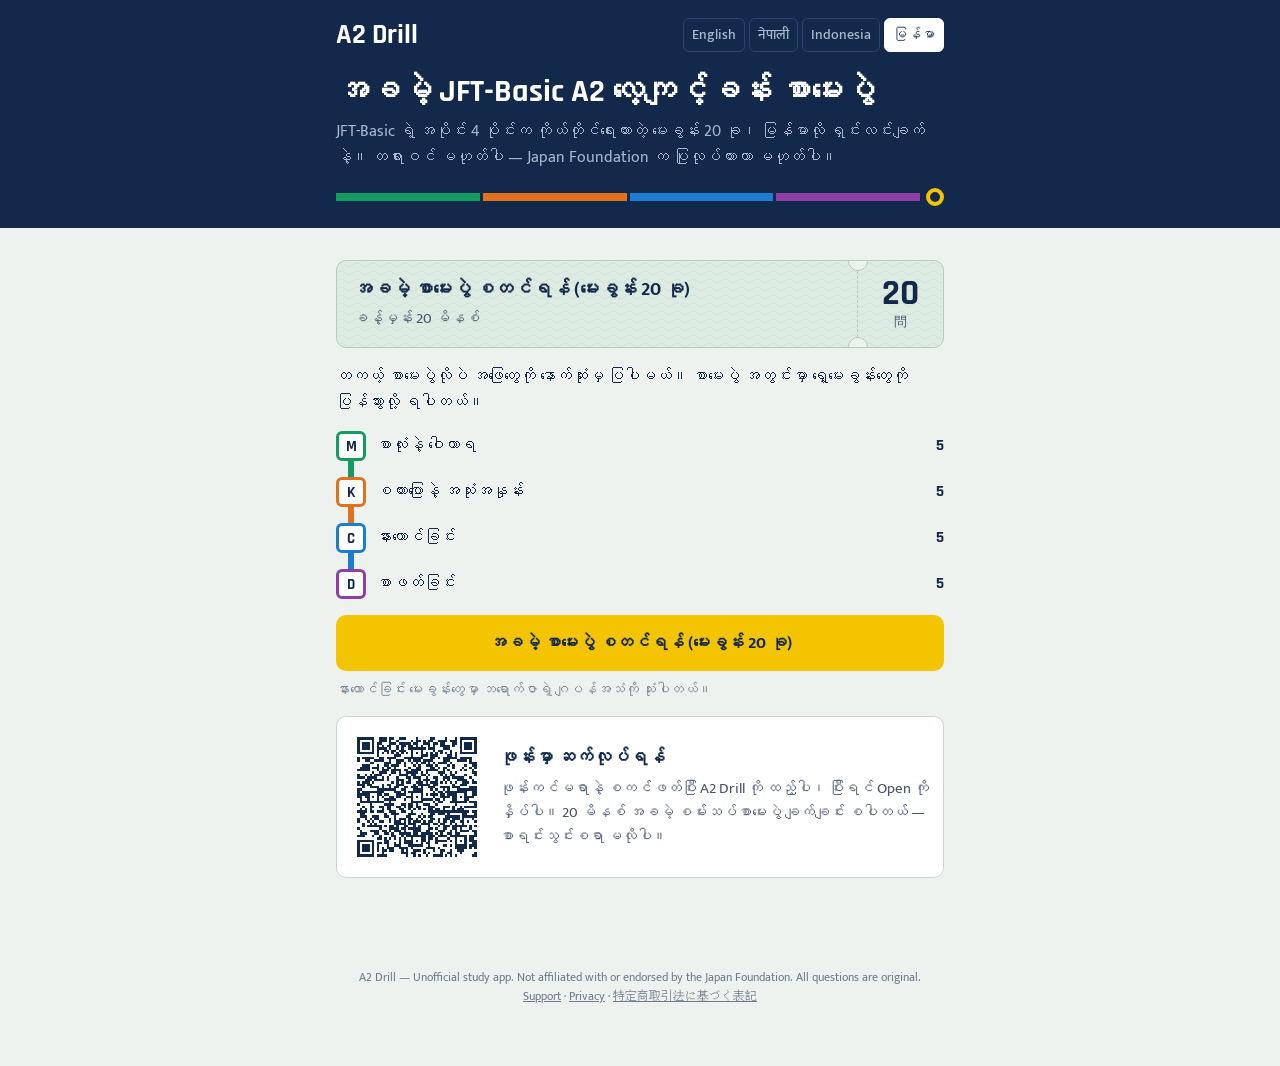
<file: my/index.html>
<!doctype html><html lang="my" data-lang="my"><head><meta charset="utf-8"><meta name="viewport" content="width=device-width,initial-scale=1">
<title>အခမဲ့ JFT-Basic A2 စမ်းသပ်စာမေးပွဲ (တရားဝင် မဟုတ်) — မြန်မာလို ရှင်းလင်းချက်</title><meta name="description" content="JFT-Basic (ဂျပန်စာ A2) အတွက် အခမဲ့ လေ့ကျင့်ခန်း စာမေးပွဲ (တရားဝင် မဟုတ်ပါ): စာလုံးနဲ့ ဝေါဟာရ၊ စကားပြော၊ နားထောင်ခြင်း၊ စာဖတ်ခြင်း။ မြန်မာ၊ အင်္ဂလိပ်၊ နီပေါ၊ အင်ဒိုနီးရှား ဘာသာနဲ့ ရှင်းလင်းချက်။"><link rel="canonical" href="https://f-kudo-hub.github.io/a2-drill/my/">
<link rel="alternate" hreflang="en" href="https://f-kudo-hub.github.io/a2-drill/"><link rel="alternate" hreflang="ne" href="https://f-kudo-hub.github.io/a2-drill/ne/"><link rel="alternate" hreflang="id" href="https://f-kudo-hub.github.io/a2-drill/id/"><link rel="alternate" hreflang="my" href="https://f-kudo-hub.github.io/a2-drill/my/"><link rel="alternate" hreflang="x-default" href="https://f-kudo-hub.github.io/a2-drill/"><meta property="og:type" content="website"><meta property="og:title" content="အခမဲ့ JFT-Basic A2 စမ်းသပ်စာမေးပွဲ (တရားဝင် မဟုတ်) — မြန်မာလို ရှင်းလင်းချက်"><meta property="og:description" content="JFT-Basic (ဂျပန်စာ A2) အတွက် အခမဲ့ လေ့ကျင့်ခန်း စာမေးပွဲ (တရားဝင် မဟုတ်ပါ): စာလုံးနဲ့ ဝေါဟာရ၊ စကားပြော၊ နားထောင်ခြင်း၊ စာဖတ်ခြင်း။ မြန်မာ၊ အင်္ဂလိပ်၊ နီပေါ၊ အင်ဒိုနီးရှား ဘာသာနဲ့ ရှင်းလင်းချက်။"><meta property="og:url" content="https://f-kudo-hub.github.io/a2-drill/my/"><meta property="og:image" content="https://f-kudo-hub.github.io/a2-drill/icon.png"><meta property="og:site_name" content="A2 Drill"><meta name="twitter:card" content="summary"><link rel="icon" href="https://f-kudo-hub.github.io/a2-drill/icon.png" type="image/png"><link rel="apple-touch-icon" href="https://f-kudo-hub.github.io/a2-drill/icon.png"><meta name="google-play-app" content="app-id=com.fkudo.jftprep"><meta name="apple-itunes-app" content="app-id=6820783162"><script defer src="https://static.cloudflareinsights.com/beacon.min.js" data-cf-beacon='{"token": "a4c6e92c7e0c438e84cfaf68191612fd"}'></script><script type="application/ld+json">{"@context":"https://schema.org","@type":"Quiz","name":"အခမဲ့ JFT-Basic A2 လေ့ကျင့်ခန်း စာမေးပွဲ","description":"JFT-Basic (ဂျပန်စာ A2) အတွက် အခမဲ့ လေ့ကျင့်ခန်း စာမေးပွဲ (တရားဝင် မဟုတ်ပါ): စာလုံးနဲ့ ဝေါဟာရ၊ စကားပြော၊ နားထောင်ခြင်း၊ စာဖတ်ခြင်း။ မြန်မာ၊ အင်္ဂလိပ်၊ နီပေါ၊ အင်ဒိုနီးရှား ဘာသာနဲ့ ရှင်းလင်းချက်။","inLanguage":["ja","my"],"educationalLevel":"CEFR A2","isAccessibleForFree":true}</script><link rel="preconnect" href="https://fonts.googleapis.com"><link rel="preconnect" href="https://fonts.gstatic.com" crossorigin><link rel="stylesheet" href="https://fonts.googleapis.com/css2?family=Mukta:wght@400;500;700&family=Rajdhani:wght@600;700&display=swap">
<meta name="theme-color" content="#13294B"><link rel="stylesheet" href="../style.css"></head><body><div class="board"><div class="in"><header><span class="brand">A2 Drill</span><nav class="langs" aria-label="Language"><a href="../" class="" hreflang="en">English</a><a href="../ne/" class="" hreflang="ne">नेपाली</a><a href="../id/" class="" hreflang="id">Indonesia</a><a href="../my/" class="on" hreflang="my">မြန်မာ</a></nav></header><h1>အခမဲ့ JFT-Basic A2 လေ့ကျင့်ခန်း စာမေးပွဲ</h1><p class="lead">JFT-Basic ရဲ့ အပိုင်း 4 ပိုင်းက ကိုယ်တိုင်ရေးထားတဲ့ မေးခွန်း 20 ခု၊ မြန်မာလို ရှင်းလင်းချက်နဲ့။ တရားဝင် မဟုတ်ပါ — Japan Foundation က ပြုလုပ်ထားတာ မဟုတ်ပါ။</p><div class="strip" aria-hidden="true"><i></i><i></i><i></i><i></i><b></b></div></div></div><div class="wrap"><div id="app"></div></div><script>window.A2_Q=[{"id":"M01","s":"moji","type":"語の意味","prompt":"きのうは <u>ひまでした</u>。","passage":"","audio":null,"choices":["しごとが たくさん ありました","しごとが ありませんでした","びょうきでした","やすみが ありませんでした"],"answer":1,"explain":{"ja":"「ひま」は、することがなくて 時間がある ようすです。だから「しごとが ありませんでした」が いちばん 近いです。「しごとが たくさん ありました」は「いそがしい」の意味で、反対です。","en":"\"Hima\" means you have free time because there is nothing to do, so \"I had no work\" is the closest. \"I had a lot of work\" means \"isogashii\" (busy), which is the opposite.","ne":"「ひま」 को अर्थ गर्ने काम नभएर समय खाली हुनु हो। त्यसैले \"काम थिएन\" (しごとが ありませんでした) सबैभन्दा नजिकको अर्थ हो। \"धेरै काम थियो\" भनेको 「いそがしい」 (व्यस्त) हो, जुन उल्टो अर्थ हो।","id":"「ひま」 artinya punya waktu luang karena tidak ada yang harus dikerjakan. Jadi \"tidak ada pekerjaan\" (しごとが ありませんでした) adalah yang paling dekat. \"Banyak pekerjaan\" berarti 「いそがしい」 (sibuk), artinya kebalikannya.","my":"「ひま」ဆိုတာ လုပ်စရာ မရှိလို့ အချိန်အားတာကို ဆိုလိုပါတယ်။ ဒါကြောင့် \"အလုပ် မရှိခဲ့ဘူး\" (しごとが ありませんでした) က အနီးစပ်ဆုံး ဖြစ်ပါတယ်။ \"အလုပ် အများကြီး ရှိခဲ့တယ်\" ဆိုတာ 「いそがしい」 (အလုပ်များတယ်) ရဲ့ အဓိပ္ပာယ် ဖြစ်ပြီး ဆန့်ကျင်ဘက်ပါ။"}},{"id":"M02","s":"moji","type":"語の意味","prompt":"この <ruby>部屋<rt>へや</rt></ruby>は <u>せまい</u>です。","passage":"","audio":null,"choices":["おおきいです","くらいです","ちいさいです","さむいです"],"answer":2,"explain":{"ja":"「せまい」は、場所が 小さくて 広くない ことです。部屋の 話なので「ちいさいです」が 近いです。「おおきい」は 反対、「くらい」は 明るくない、「さむい」は 気温の ことです。","en":"\"Semai\" means a place is small and not spacious. Since we are talking about a room, \"chiisai\" (small) is closest. \"Ookii\" is the opposite, \"kurai\" means dark, and \"samui\" is about temperature.","ne":"「せまい」 को अर्थ ठाउँ सानो र साँघुरो हुनु हो। कोठाको कुरा भएकाले 「ちいさいです」 (सानो छ) नजिकको अर्थ हो। 「おおきい」 उल्टो अर्थ हो, 「くらい」 भनेको अँध्यारो, र 「さむい」 भनेको जाडो/चिसो।","id":"「せまい」 artinya tempatnya kecil dan tidak luas (sempit). Karena ini tentang kamar, 「ちいさいです」 (kecil) paling dekat. 「おおきい」 kebalikannya, 「くらい」 artinya gelap, dan 「さむい」 artinya dingin (suhu).","my":"「せまい」ဆိုတာ နေရာ သေးပြီး မကျယ်တာကို ဆိုလိုပါတယ်။ အခန်းအကြောင်း ပြောနေတာမို့ 「ちいさいです」 (သေးပါတယ်) က အနီးစပ်ဆုံးပါ။ 「おおきい」 က ဆန့်ကျင်ဘက်၊ 「くらい」 က မှောင်တယ်၊ 「さむい」 က အပူချိန် (အေးတာ) အကြောင်းပါ။"}},{"id":"M03","s":"moji","type":"語の意味","prompt":"<ruby>田中<rt>たなか</rt></ruby>さんは いま <u>るす</u>です。","passage":"","audio":null,"choices":["いえに います","ねて います","びょうきです","いえに いません"],"answer":3,"explain":{"ja":"「るす」は、家に だれも いない ことです。電話や たずねた とき「るすです」と 言います。だから「いえに いません」が 正しいです。「ねて います」は 家に いるので、意味が ちがいます。","en":"\"Rusu\" means nobody is at home. People say \"rusu desu\" when they call or visit and the person is out. So \"is not at home\" is correct. \"Is sleeping\" means the person is at home, so it is different.","ne":"「るす」 भनेको घरमा कोही नहुनु हो। फोन गर्दा वा भेट्न जाँदा मान्छे बाहिर गएको छ भने 「るすです」 भनिन्छ। त्यसैले 「いえに いません」 (घरमा हुनुहुन्न) सही हो। 「ねて います」 (सुतिरहेको) भए त घरमै हुन्छ, त्यसैले अर्थ फरक हो।","id":"「るす」 artinya tidak ada orang di rumah. Saat menelepon atau berkunjung dan orangnya sedang pergi, kita bilang 「るすです」. Jadi 「いえに いません」 (tidak ada di rumah) benar. 「ねて います」 (sedang tidur) berarti ada di rumah, jadi artinya berbeda.","my":"「るす」ဆိုတာ အိမ်မှာ ဘယ်သူမှ မရှိတာကို ဆိုလိုပါတယ်။ ဖုန်းဆက်တဲ့အခါ ဒါမှမဟုတ် အိမ်ကို သွားတဲ့အခါ အဲဒီလူ အပြင်ထွက်နေရင် 「るすです」 လို့ ပြောပါတယ်။ ဒါကြောင့် 「いえに いません」 (အိမ်မှာ မရှိပါဘူး) က မှန်ပါတယ်။ 「ねて います」 (အိပ်နေတယ်) ဆိုရင် အိမ်မှာ ရှိနေတာမို့ အဓိပ္ပာယ် မတူပါဘူး။"}},{"id":"M04","s":"moji","type":"語の意味","prompt":"この <ruby>仕事<rt>しごと</rt></ruby>は <u>かんたん</u>です。","passage":"","audio":null,"choices":["むずかしくないです","おもしろくないです","いそがしくないです","たいへんです"],"answer":0,"explain":{"ja":"「かんたん」は、やさしくて すぐ できる ことです。だから「むずかしくないです」が 同じ 意味です。「たいへん」は 反対の 意味です。「おもしろくない」「いそがしくない」は 別の ことを 言って います。","en":"\"Kantan\" means easy, something you can do quickly. So \"not difficult\" has the same meaning. \"Taihen\" (hard, tough) is the opposite. \"Not interesting\" and \"not busy\" talk about different things.","ne":"「かんたん」 को अर्थ सजिलो, छिट्टै गर्न सकिने हो। त्यसैले 「むずかしくないです」 (गाह्रो छैन) को अर्थ उही हो। 「たいへん」 (गाह्रो/कष्टकर) उल्टो अर्थ हो। 「おもしろくない」 (रमाइलो छैन) र 「いそがしくない」 (व्यस्त छैन) अर्कै कुरा हुन्।","id":"「かんたん」 artinya mudah, bisa dikerjakan dengan cepat. Jadi 「むずかしくないです」 (tidak sulit) artinya sama. 「たいへん」 (berat/repot) adalah kebalikannya. 「おもしろくない」 (tidak menarik) dan 「いそがしくない」 (tidak sibuk) membicarakan hal lain.","my":"「かんたん」ဆိုတာ လွယ်ကူတယ်၊ မြန်မြန် လုပ်နိုင်တယ်လို့ ဆိုလိုပါတယ်။ ဒါကြောင့် 「むずかしくないです」 (မခက်ပါဘူး) က အဓိပ္ပာယ် တူပါတယ်။ 「たいへん」 (ခက်ခဲတယ်၊ ပင်ပန်းတယ်) က ဆန့်ကျင်ဘက်ပါ။ 「おもしろくない」 (စိတ်ဝင်စားစရာ မကောင်းဘူး) နဲ့ 「いそがしくない」 (အလုပ်မများဘူး) က တခြား အကြောင်းအရာတွေပါ။"}},{"id":"M05","s":"moji","type":"語の使い方","prompt":"「なくす」の 使い方が いちばん いい ものは どれですか。","passage":"","audio":null,"choices":["でんきを なくして ください。","かぜが なくしました。","えきで さいふを なくしました。","パンを なくして たべました。"],"answer":2,"explain":{"ja":"「なくす」は、持って いた 物が どこかへ 行って 見つからなく なる ことです。「さいふを なくしました」が 正しいです。電気は「けす」、かぜは「なおる」を 使います。","en":"\"Nakusu\" means to lose something you had, so you cannot find it. \"I lost my wallet at the station\" is correct. For lights you say \"kesu\" (turn off), and for a cold you say \"naoru\" (get better).","ne":"「なくす」 भनेको आफूसँग भएको चीज हराउनु, भेट्न नसक्नु हो। 「さいふを なくしました」 (पर्स हरायो) सही हो। बत्तीको लागि 「けす」 (निभाउनु), रुघाखोकीको लागि 「なおる」 (निको हुनु) प्रयोग गरिन्छ।","id":"「なくす」 artinya kehilangan barang yang tadinya dimiliki sehingga tidak bisa ditemukan. 「さいふを なくしました」 (dompet saya hilang) benar. Untuk lampu dipakai 「けす」 (mematikan), dan untuk masuk angin/flu dipakai 「なおる」 (sembuh).","my":"「なくす」ဆိုတာ ကိုယ့်မှာ ရှိခဲ့တဲ့ ပစ္စည်း ပျောက်သွားပြီး ရှာမတွေ့တာကို ဆိုလိုပါတယ်။ 「さいふを なくしました」 (ပိုက်ဆံအိတ် ပျောက်သွားတယ်) က မှန်ပါတယ်။ မီးအတွက်ဆိုရင် 「けす」 (ပိတ်တယ်)၊ အအေးမိတာအတွက်ဆိုရင် 「なおる」 (ပျောက်တယ်၊ သက်သာတယ်) ကို သုံးပါတယ်။"}},{"id":"K01","s":"kaiwa","type":"文法","prompt":"きのう、<ruby>駅<rt>えき</rt></ruby>の 近くの スーパー（　）やさいを 買いました。","passage":"","audio":null,"choices":["に","を","で","が"],"answer":2,"explain":{"ja":"何かを する 場所には「で」を 使います。「スーパーで 買いました」が 正しいです。「に」は 行く 先や ある 場所（スーパーに 行きます）に 使います。","en":"Use \"de\" for the place where you do an action: \"I bought it at (de) the supermarket.\" \"Ni\" is for a destination or where something exists, as in \"supaa ni ikimasu\" (I go to the supermarket).","ne":"कुनै काम गर्ने ठाउँ जनाउन 「で」 प्रयोग गरिन्छ। 「スーパーで 買いました」 (सुपरमार्केटमा किनेँ) सही हो। 「に」 जाने ठाउँ वा कुनै चीज भएको ठाउँ जनाउन प्रयोग हुन्छ, जस्तै 「スーパーに 行きます」 (सुपरमार्केट जान्छु)।","id":"Untuk tempat melakukan suatu kegiatan dipakai 「で」. 「スーパーで 買いました」 (membeli di supermarket) benar. 「に」 dipakai untuk tujuan pergi atau tempat sesuatu berada, misalnya 「スーパーに 行きます」 (pergi ke supermarket).","my":"အလုပ်တစ်ခု လုပ်တဲ့ နေရာအတွက် 「で」 ကို သုံးပါတယ်။ 「スーパーで 買いました」 (စူပါမားကက်မှာ ဝယ်ခဲ့တယ်) က မှန်ပါတယ်။ 「に」 ကိုတော့ သွားမယ့် နေရာ ဒါမှမဟုတ် တစ်ခုခု ရှိတဲ့ နေရာအတွက် သုံးပါတယ်။ ဥပမာ 「スーパーに 行きます」 (စူပါမားကက်ကို သွားမယ်)။"}},{"id":"K02","s":"kaiwa","type":"文法","prompt":"すみません、ここで しゃしんを（　）も いいですか。","passage":"","audio":null,"choices":["とって","とる","とった","とり"],"answer":0,"explain":{"ja":"「〜ても いいですか」は、してよいか 聞く ときの 形です。動詞は て形に するので「とって も いいですか」です。ほかの 形は「も いいですか」に つながりません。","en":"\"... te mo ii desu ka\" is how you ask for permission. The verb takes the te-form, so it is \"totte mo ii desu ka\" (May I take a photo?). The other forms cannot connect to \"mo ii desu ka\".","ne":"「〜ても いいですか」 अनुमति माग्दा प्रयोग हुने रूप हो। क्रियालाई て-रूपमा राखिन्छ, त्यसैले 「とって も いいですか」 (फोटो खिच्न मिल्छ?) हुन्छ। अरू रूपहरू 「も いいですか」 सँग जोडिँदैनन्।","id":"「〜ても いいですか」 adalah bentuk untuk meminta izin. Kata kerjanya memakai bentuk -te, jadi 「とって も いいですか」 (bolehkah saya memotret?). Bentuk lain tidak bisa disambung dengan 「も いいですか」.","my":"「〜ても いいですか」 က ခွင့်တောင်းတဲ့ ပုံစံပါ။ ကြိယာကို て-ပုံစံ ပြောင်းရလို့ 「とって も いいですか」 (ဓာတ်ပုံ ရိုက်လို့ ရမလား) ဖြစ်ပါတယ်။ တခြား ပုံစံတွေက 「も いいですか」 နဲ့ ဆက်လို့ မရပါဘူး။"}},{"id":"K03","s":"kaiwa","type":"文法","prompt":"あしたは <ruby>仕事<rt>しごと</rt></ruby>が（　）から、パーティーに 行けません。","passage":"","audio":null,"choices":["あって","あれば","あったら","ある"],"answer":3,"explain":{"ja":"理由を 言う「から」の 前は、ふつう形（ある）か ていねい形（あります）に します。「あるから」が 正しいです。「あって」「あれば」「あったら」は「から」の 前に 置けません。","en":"Before \"kara\" (because), use the plain form (aru) or the polite form (arimasu). So \"aru kara\" is correct. \"Atte\", \"areba\" and \"attara\" cannot come before \"kara\".","ne":"कारण बताउने 「から」 (किनभने) अगाडि साधारण रूप (ある) वा विनम्र रूप (あります) राखिन्छ। त्यसैले 「あるから」 सही हो। 「あって」, 「あれば」, 「あったら」 लाई 「から」 अगाडि राख्न मिल्दैन।","id":"Sebelum 「から」 (karena) dipakai bentuk biasa (ある) atau bentuk sopan (あります). Jadi 「あるから」 benar. 「あって」, 「あれば」, dan 「あったら」 tidak bisa diletakkan sebelum 「から」.","my":"အကြောင်းပြချက်ကို ပြတဲ့ 「から」 (…လို့) ရှေ့မှာ ရိုးရိုးပုံစံ (ある) ဒါမှမဟုတ် ယဉ်ကျေးတဲ့ ပုံစံ (あります) ကို ထားပါတယ်။ ဒါကြောင့် 「あるから」 က မှန်ပါတယ်။ 「あって」၊ 「あれば」၊ 「あったら」 ကို 「から」 ရှေ့မှာ ထားလို့ မရပါဘူး။"}},{"id":"K04","s":"kaiwa","type":"文法","prompt":"この くすりは、ごはんを（　）あとで のんで ください。","passage":"","audio":null,"choices":["たべる","たべた","たべて","たべない"],"answer":1,"explain":{"ja":"「〜た あとで」は、あることが 終わってから 次の ことを する ときの 形です。動詞は た形に します。「たべた あとで」は「食事の 後で」と 同じ 意味です。くすりの 袋に よく 書いて あります。","en":"\"... ta ato de\" means \"after doing ...\". The verb takes the ta-form: \"tabeta ato de\" (after eating). This is often written on medicine bags in Japan.","ne":"「〜た あとで」 भनेको एउटा काम सकिएपछि अर्को काम गर्दा प्रयोग हुने रूप हो। क्रियालाई た-रूपमा राखिन्छ: 「たべた あとで」 (खाना खाइसकेपछि)। जापानमा औषधिको खाममा यो प्रायः लेखिएको हुन्छ।","id":"「〜た あとで」 artinya \"setelah melakukan …\". Kata kerjanya memakai bentuk -ta: 「たべた あとで」 (setelah makan). Kalimat ini sering tertulis di kantong obat di Jepang.","my":"「〜た あとで」 ဆိုတာ \"…ပြီးတဲ့နောက်\" လို့ ဆိုလိုပါတယ်။ ကြိယာကို た-ပုံစံ ပြောင်းရပါတယ်: 「たべた あとで」 (စားပြီးတဲ့နောက်)။ ဂျပန်မှာ ဆေးအိတ်ပေါ်မှာ ဒီစကားကို မကြာခဏ ရေးထားပါတယ်။"}},{"id":"K05","s":"kaiwa","type":"文法","prompt":"<ruby>毎日<rt>まいにち</rt></ruby> れんしゅうして、カタカナが（　）ように なりました。","passage":"","audio":null,"choices":["読める","読む","読んで","読みたい"],"answer":0,"explain":{"ja":"「〜ように なりました」は、前は できなかった ことが できるように 変わった ことを 言います。「カタカナが」の「が」には 可能の 形「読める」が 合います。「カタカナが 読む」とは 言いません。","en":"\"... you ni narimashita\" means something changed and now you can do it. With \"katakana ga\", the potential form \"yomeru\" (can read) fits. You do not say \"katakana ga yomu\".","ne":"「〜ように なりました」 ले पहिले गर्न नसकेको कुरा अहिले गर्न सक्ने भयो भन्ने परिवर्तन बताउँछ। 「カタカナが」 को 「が」 सँग सक्ने रूप 「読める」 (पढ्न सक्नु) मिल्छ। 「カタカナが 読む」 भनिँदैन।","id":"「〜ように なりました」 menyatakan perubahan: dulu tidak bisa, sekarang bisa. Dengan 「カタカナが」, bentuk potensial 「読める」 (bisa membaca) yang cocok. Kita tidak mengatakan 「カタカナが 読む」.","my":"「〜ように なりました」 က အရင်က မလုပ်နိုင်ခဲ့တာကို အခု လုပ်နိုင်လာတဲ့ ပြောင်းလဲမှုကို ပြောပါတယ်။ 「カタカナが」 ရဲ့ 「が」 နဲ့ လုပ်နိုင်ခြင်း ပုံစံ 「読める」 (ဖတ်နိုင်တယ်) က ကိုက်ညီပါတယ်။ 「カタカナが 読む」 လို့ မပြောပါဘူး။"}},{"id":"C01","s":"choukai","type":"会話の聞き取り","prompt":"男の人は、あした何時に来ますか。","passage":"","audio":[{"who":"F","ja":"アリさん、あしたのシフトですが、朝9時からでしたよね。"},{"who":"M","ja":"はい、9時からです。"},{"who":"F","ja":"すみません、10時からに変えてもいいですか。9時は田中さんが来ますから。"},{"who":"M","ja":"わかりました。じゃあ、10時に来ます。"}],"choices":["8時","9時","10時","11時"],"answer":2,"explain":{"ja":"はじめは9時からの予定でしたが、女の人が「10時からに変えてもいいですか」と聞き、男の人は「10時に来ます」と答えています。9時は田中さんが来る時間です。","en":"At first his shift started at 9:00, but the woman asks, \"Can I change it to 10:00?\" and he answers, \"Then I'll come at 10.\" 9:00 is when Tanaka-san comes, not him.","ne":"सुरुमा उनको सिफ्ट बिहान ९ बजेबाट थियो, तर महिलाले \"१० बजेबाट परिवर्तन गर्न मिल्छ?\" भनेर सोध्छिन्, र पुरुषले \"त्यसो भए १० बजे आउँछु\" भन्छन्। ९ बजे तानाका-सान आउनुहुन्छ।","id":"Awalnya sif dia mulai jam 9, tetapi si perempuan bertanya \"Boleh diganti jadi mulai jam 10?\" dan si laki-laki menjawab \"Baik, saya datang jam 10.\" Jam 9 adalah waktu Tanaka-san datang.","my":"အစမှာ သူ့ အလုပ်အဆိုင်းက မနက် 9 နာရီကနေ စမှာပါ။ ဒါပေမဲ့ အမျိုးသမီးက \"10 နာရီကနေ စဖို့ ပြောင်းလို့ ရမလား\" လို့ မေးပြီး အမျိုးသားက \"ဒါဆို 10 နာရီ လာပါမယ်\" လို့ ဖြေပါတယ်။ 9 နာရီက တာနာကာစံ လာမယ့် အချိန်ပါ။"}},{"id":"C02","s":"choukai","type":"会話の聞き取り","prompt":"男の人は、何を買いますか。","passage":"","audio":[{"who":"F","ja":"帰りに、スーパーで牛乳を買ってきてくれる？"},{"who":"M","ja":"いいよ。たまごは？"},{"who":"F","ja":"たまごはまだあるから、いらない。あ、パンもおねがい。"},{"who":"M","ja":"牛乳とパンだね。"}],"choices":["牛乳とたまご","牛乳とパン","たまごとパン","パンだけ"],"answer":1,"explain":{"ja":"女の人は「たまごはまだあるから、いらない」と言い、そのあと「パンもおねがい」と言っています。最後に男の人が「牛乳とパンだね」とまとめています。","en":"The woman says eggs are not needed (\"we still have eggs\"), then adds \"bread too, please.\" The man sums it up: \"Milk and bread.\"","ne":"महिलाले \"अण्डा अझै छ, चाहिँदैन\" भन्छिन्, अनि \"पाउरोटी पनि ल्याइदेऊ\" थप्छिन्। अन्तमा पुरुषले \"दूध र पाउरोटी, हैन?\" भनेर दोहोर्याउँछन्।","id":"Si perempuan bilang telur tidak perlu karena masih ada, lalu menambahkan \"roti juga, ya.\" Di akhir si laki-laki menyimpulkan: \"Susu dan roti, ya.\"","my":"အမျိုးသမီးက \"ကြက်ဥ ရှိသေးလို့ မလိုဘူး\" လို့ ပြောပြီး \"ပေါင်မုန့်လည်း ဝယ်ခဲ့ပါ\" လို့ ထပ်ပြောပါတယ်။ နောက်ဆုံးမှာ အမျိုးသားက \"နွားနို့နဲ့ ပေါင်မုန့် နော်\" လို့ ပြန်အတည်ပြုပါတယ်။"}},{"id":"C03","s":"choukai","type":"会話の聞き取り","prompt":"男の人は、このあと まず何をしますか。","passage":"","audio":[{"who":"F","ja":"リンさん、山田さんのお茶、もう持っていきましたか。"},{"who":"M","ja":"いいえ、まだです。今から持っていきます。"},{"who":"F","ja":"あ、山田さんは今おふろです。先に、木村さんにお水を持っていってください。"},{"who":"M","ja":"はい、わかりました。"}],"choices":["山田さんにお茶を持っていく","山田さんをおふろにつれていく","木村さんにお茶を持っていく","木村さんにお水を持っていく"],"answer":3,"explain":{"ja":"山田さんは今おふろに入っているので、女の人は「先に、木村さんにお水を持っていってください」と言っています。「先に」は「まず」と同じ意味です。木村さんに持っていくのはお茶ではなく、お水です。","en":"Yamada-san is in the bath now, so the woman says, \"First, take water to Kimura-san.\" 先に means \"first / before that.\" What goes to Kimura-san is water, not tea.","ne":"यामादा-सान अहिले नुहाउँदै हुनुहुन्छ, त्यसैले महिलाले \"पहिले किमुरा-सानलाई पानी लगिदिनुहोस्\" भन्छिन्। 先に को अर्थ \"पहिले\" हो। किमुरा-सानलाई चिया होइन, पानी लैजाने हो।","id":"Yamada-san sedang mandi, jadi si perempuan berkata \"Lebih dulu, bawakan air untuk Kimura-san.\" 先に artinya \"lebih dulu\". Yang dibawa ke Kimura-san adalah air, bukan teh.","my":"ယာမာဒါစံက အခု ရေချိုးနေလို့ အမျိုးသမီးက \"အရင်ဆုံး ကိမူရစံဆီ ရေ ယူသွားပေးပါ\" လို့ ပြောပါတယ်။ 先に ဆိုတာ \"အရင်ဆုံး\" လို့ ဆိုလိုပါတယ်။ ကိမူရစံဆီ ယူသွားရမှာက လက်ဖက်ရည်ကြမ်း (お茶) မဟုတ်ဘဲ ရေ ပါ။"}},{"id":"C04","s":"choukai","type":"会話の聞き取り","prompt":"二人は、どこで会いますか。","passage":"","audio":[{"who":"M","ja":"日曜日、駅の前で11時に会いましょう。"},{"who":"F","ja":"ごめん、駅の前は人が多いから、駅の中の本屋の前はどう？"},{"who":"M","ja":"いいよ。じゃあ、本屋の前で。"}],"choices":["駅の中の本屋の前","駅の前","本屋の中","駅の近くの公園"],"answer":0,"explain":{"ja":"男の人は「駅の前」と言いましたが、女の人が「駅の中の本屋の前はどう？」と言い直し、男の人は「いいよ」と答えています。「本屋の中」ではなく「本屋の前」です。","en":"The man first suggests \"in front of the station,\" but the woman proposes \"in front of the bookstore inside the station,\" and he agrees. It is in front of the bookstore, not inside it.","ne":"पुरुषले सुरुमा \"स्टेसनको अगाडि\" भने, तर महिलाले \"स्टेसनभित्रको किताब पसलको अगाडि कस्तो?\" भनिन्, र पुरुषले \"हुन्छ\" भने। किताब पसलभित्र होइन, अगाडि हो।","id":"Awalnya si laki-laki bilang \"di depan stasiun\", tetapi si perempuan mengusulkan \"di depan toko buku di dalam stasiun\", dan dia setuju. Tempatnya di depan toko buku, bukan di dalamnya.","my":"အမျိုးသားက အစမှာ \"ဘူတာရှေ့မှာ\" လို့ အကြံပြုပေမဲ့ အမျိုးသမီးက \"ဘူတာထဲက စာအုပ်ဆိုင်ရှေ့မှာ ဆိုရင်ကော\" လို့ ပြောပြီး အမျိုးသားက သဘောတူပါတယ်။ စာအုပ်ဆိုင်ထဲမှာ မဟုတ်ဘဲ ရှေ့မှာပါ။"}},{"id":"C05","s":"choukai","type":"会話の聞き取り","prompt":"男の人は、何曜日に休みますか。","passage":"","audio":[{"who":"M","ja":"店長、来週の水曜日、休んでもいいですか。病院に行きたいんです。"},{"who":"F","ja":"水曜日はちょっと、人が少ないんです。木曜日はどうですか。"},{"who":"M","ja":"木曜日でもだいじょうぶです。"},{"who":"F","ja":"じゃあ、木曜日に休んでください。"}],"choices":["月曜日","火曜日","水曜日","木曜日"],"answer":3,"explain":{"ja":"男の人は水曜日に休みたいと言いましたが、店長は「水曜日はちょっと…」と言って断り、「木曜日はどうですか」と聞いています。最後に「木曜日に休んでください」と決まりました。「ちょっと…」は、はっきり言わない断り方です。","en":"He asks for Wednesday off, but the manager says \"Wednesday is a bit...\" (a soft way of saying no) and suggests Thursday. In the end she says, \"Take Thursday off.\"","ne":"उनले बुधबार बिदा माग्छन्, तर पसलकी म्यानेजरले \"बुधबार अलि...\" भनेर नम्र तरिकाले अस्वीकार गर्छिन् र बिहीबार कस्तो भनेर सोध्छिन्। अन्तमा \"बिहीबार बिदा लिनुहोस्\" भन्ने तय हुन्छ।","id":"Dia minta libur hari Rabu, tetapi manajer berkata \"Rabu agak...\" (cara halus untuk menolak) dan menawarkan hari Kamis. Akhirnya diputuskan \"Silakan libur hari Kamis.\"","my":"သူက ဗုဒ္ဓဟူးနေ့ ခွင့်ယူချင်တယ်လို့ တောင်းပေမဲ့ ဆိုင်မန်နေဂျာက \"ဗုဒ္ဓဟူးနေ့ကတော့ နည်းနည်း…\" (ယဉ်ယဉ်ကျေးကျေး ငြင်းတဲ့ ပြောပုံ) လို့ ပြောပြီး ကြာသပတေးနေ့ကို အကြံပြုပါတယ်။ နောက်ဆုံးမှာ \"ကြာသပတေးနေ့ ခွင့်ယူပါ\" လို့ ပြောပါတယ်။"}},{"id":"D01","s":"dokkai","type":"掲示・案内の読み取り","prompt":"水曜日の午後3時に、この病院へ行きたいです。正しいのはどれですか。","passage":"さくら<ruby>内科<rt>ないか</rt></ruby><br>【<ruby>診療時間<rt>しんりょうじかん</rt></ruby>】<br>月・火・木・金　9:00〜12:00／15:00〜18:00<br>水・土　9:00〜12:00<br>日・<ruby>祝日<rt>しゅくじつ</rt></ruby>　休み","audio":null,"choices":["水曜日の午後は休みなので、行けない","水曜日は午後6時までやっている","水曜日は午前も午後もやっている","<ruby>予約<rt>よやく</rt></ruby>をすれば、午後も行ける"],"answer":0,"explain":{"ja":"水曜日は「9:00〜12:00」だけで、午後の時間が書いてありません。だから午後3時には行けません。予約のことは、どこにも書いてありません。","en":"On Wednesday the clinic is open only 9:00–12:00; no afternoon hours are listed. So you cannot go at 3 p.m. Nothing is written about reservations.","ne":"बुधबार ९:०० देखि १२:०० सम्म मात्र खुला छ; दिउँसोको समय लेखिएको छैन। त्यसैले दिउँसो ३ बजे जान सकिँदैन। बुकिङ (予約) को बारेमा कहीँ पनि लेखिएको छैन।","id":"Hari Rabu klinik hanya buka jam 9.00–12.00; jam sore tidak tertulis. Jadi Anda tidak bisa datang jam 3 sore. Tentang reservasi (予約) tidak ditulis sama sekali.","my":"ဗုဒ္ဓဟူးနေ့မှာ ဆေးခန်းက 9:00–12:00 ပဲ ဖွင့်ပြီး နေ့လယ်ပိုင်း အချိန် ရေးမထားပါဘူး။ ဒါကြောင့် နေ့လယ် 3 နာရီမှာ သွားလို့ မရပါဘူး။ ကြိုတင် ချိန်းဆိုမှု (予約) အကြောင်းလည်း ဘယ်နေရာမှာမှ ရေးမထားပါဘူး။"}},{"id":"D02","s":"dokkai","type":"掲示・案内の読み取り","prompt":"ペットボトルは、いつ出しますか。","passage":"ごみの出し方（さくら<ruby>寮<rt>りょう</rt></ruby>）<br>・もえるごみ：火曜日・金曜日<br>・もえないごみ：第1水曜日<br>・ペットボトル：毎週木曜日<br>・かん・びん：第3水曜日<br>※朝8時までに、寮の前のごみ<ruby>置<rt>お</rt></ruby>き場に出してください。","audio":null,"choices":["火曜日と金曜日の朝8時まで","毎週木曜日の朝8時まで","第1水曜日の朝8時まで","第3水曜日の夜"],"answer":1,"explain":{"ja":"「ペットボトル：毎週木曜日」と書いてあります。そして、下の※に「朝8時までに」とあるので、毎週木曜日の朝8時までです。火曜日・金曜日は「もえるごみ」の日です。","en":"The notice says \"PET bottles: every Thursday,\" and the note (※) at the bottom says \"by 8 a.m.\" So it is every Thursday by 8 a.m. Tuesday and Friday are for burnable garbage.","ne":"सूचनामा \"पेट बोतल: हरेक बिहीबार\" लेखिएको छ, र तलको ※ मा \"बिहान ८ बजेभित्र\" लेखिएको छ। त्यसैले हरेक बिहीबार बिहान ८ बजेभित्र फाल्ने हो। मंगलबार र शुक्रबार बल्ने फोहोरको दिन हो।","id":"Di pengumuman tertulis \"Botol PET: setiap hari Kamis,\" dan catatan (※) di bawah menulis \"sebelum jam 8 pagi.\" Jadi setiap Kamis sebelum jam 8 pagi. Selasa dan Jumat untuk sampah yang bisa dibakar.","my":"အသိပေးစာမှာ \"PET ပုလင်း: ကြာသပတေးနေ့တိုင်း\" လို့ ရေးထားပြီး အောက်ဆုံးက ※ မှာ \"မနက် 8 နာရီ မတိုင်ခင်\" လို့ ရေးထားပါတယ်။ ဒါကြောင့် ကြာသပတေးနေ့တိုင်း မနက် 8 နာရီ မတိုင်ခင် ပစ်ရပါမယ်။ အင်္ဂါနေ့နဲ့ သောကြာနေ့က မီးရှို့လို့ရတဲ့ အမှိုက် ပစ်ရတဲ့ နေ့ပါ။"}},{"id":"D03","s":"dokkai","type":"掲示・案内の読み取り","prompt":"アリさんが朝7時から働く日は、いつですか。","passage":"10月 第2週のシフト<br>月：グエン（朝）・アリ（昼）<br>火：グエン（朝）・サリ（昼）<br>水：アリ（朝）・サリ（昼）<br>木：アリ（朝）・グエン（昼）<br>金：サリ（朝）・グエン（昼）<br>土：サリ（朝）・アリ（昼）<br>日：グエン（朝）・アリ（昼）<br>朝＝7:00〜15:00　昼＝12:00〜20:00","audio":null,"choices":["月曜日と日曜日","土曜日と日曜日","水曜日と木曜日","木曜日と金曜日"],"answer":2,"explain":{"ja":"「朝＝7:00〜15:00」なので、「アリ（朝）」と書いてある日をさがします。水曜日と木曜日です。月・土・日は「アリ（昼）」なので、12時からです。","en":"\"朝 (morning) = 7:00–15:00,\" so look for the days marked アリ（朝）: Wednesday and Thursday. On Monday, Saturday and Sunday Ali works 昼 (from 12:00).","ne":"\"朝 (बिहान) = ७:०० देखि १५:००\" भएकाले \"アリ（朝）\" लेखिएका दिन खोज्नुहोस्: बुधबार र बिहीबार। सोमबार, शनिबार र आइतबार अलीको 昼 (१२ बजेदेखि) सिफ्ट हो।","id":"\"朝 (pagi) = 7.00–15.00,\" jadi cari hari yang tertulis アリ（朝）: Rabu dan Kamis. Pada Senin, Sabtu, dan Minggu Ali masuk sif 昼 (mulai jam 12).","my":"\"朝 (မနက်) = 7:00–15:00\" ဖြစ်လို့ アリ（朝） လို့ ရေးထားတဲ့ နေ့တွေကို ရှာပါ: ဗုဒ္ဓဟူးနေ့နဲ့ ကြာသပတေးနေ့ ပါ။ တနင်္လာ၊ စနေ၊ တနင်္ဂနွေနေ့တွေမှာ အာလီက 昼 (12:00 ကစတဲ့) အဆိုင်း လုပ်ပါတယ်။"}},{"id":"D04","s":"dokkai","type":"掲示・案内の読み取り","prompt":"病院でもらった<ruby>薬<rt>くすり</rt></ruby>のふくろです。この薬は、1日に全部で<ruby>何錠<rt>なんじょう</rt></ruby>飲みますか。","passage":"【飲み<ruby>薬<rt>ぐすり</rt></ruby>】<br>1日3回　<ruby>食後<rt>しょくご</rt></ruby>に飲んでください。<br>1回に2<ruby>錠<rt>じょう</rt></ruby><br>※ねる前には飲まないでください。<br>※5日分あります。","audio":null,"choices":["2錠","3錠","5錠","6錠"],"answer":3,"explain":{"ja":"「1日3回」「1回に2錠」なので、3×2で1日に6錠です。「5日分」は何日飲むかで、1日の数ではありません。「食後」はごはんを食べたあとという意味です。","en":"\"3 times a day\" and \"2 tablets each time,\" so 3 × 2 = 6 tablets a day. \"5日分\" means it is enough for 5 days, not the number per day. 食後 means \"after meals.\"","ne":"\"दिनको ३ पटक\" र \"एक पटकमा २ चक्की\" भएकाले ३ × २ = दिनमा ६ चक्की। \"5日分\" भनेको ५ दिनलाई पुग्ने औषधि हो, दिनको संख्या होइन। 食後 को अर्थ \"खाना खाएपछि\" हो।","id":"\"3 kali sehari\" dan \"sekali minum 2 tablet,\" jadi 3 × 2 = 6 tablet sehari. \"5日分\" artinya cukup untuk 5 hari, bukan jumlah per hari. 食後 artinya \"sesudah makan\".","my":"\"တစ်နေ့ 3 ကြိမ်\" နဲ့ \"တစ်ကြိမ်ကို 2 လုံး\" ဖြစ်လို့ 3 × 2 = တစ်နေ့ 6 လုံး ပါ။ 「5日分」 ဆိုတာ 5 ရက်စာ လုံလောက်တယ်လို့ ဆိုလိုပြီး တစ်နေ့ သောက်ရမယ့် အရေအတွက် မဟုတ်ပါဘူး။ 食後 ဆိုတာ \"အစာစားပြီးနောက်\" လို့ ဆိုလိုပါတယ်။"}},{"id":"D05","s":"dokkai","type":"掲示・案内の読み取り","prompt":"10月17日（土）の教室に行きたいです。いつまでに電話をしますか。","passage":"やさしい<ruby>日本語教室<rt>きょうしつ</rt></ruby><br>日時：毎週土曜日　10:00〜11:30<br>場所：<ruby>市民<rt>しみん</rt></ruby>センター　3階　<ruby>会議室<rt>かいぎしつ</rt></ruby><br>お金：<ruby>無料<rt>むりょう</rt></ruby><br><ruby>申<rt>もう</rt></ruby>し<ruby>込<rt>こ</rt></ruby>み：その週の水曜日までに、電話でお願いします。<br>電話：000-1234-5678","audio":null,"choices":["10月10日（土）","10月14日（水）","10月16日（金）","10月17日（土）"],"answer":1,"explain":{"ja":"申し込みは「その週の水曜日までに」です。10月17日（土）と同じ週の水曜日は、10月14日です。教室の日（土曜日）の3日前と考えるとわかりやすいです。","en":"You must apply \"by Wednesday of that week.\" For the class on Saturday, October 17, that Wednesday is October 14 (three days before the class).","ne":"आवेदन \"त्यही हप्ताको बुधबारसम्म\" गर्नुपर्छ। अक्टोबर १७ (शनिबार) को कक्षाको लागि त्यो बुधबार अक्टोबर १४ हो (कक्षाभन्दा ३ दिन अघि)।","id":"Pendaftaran harus \"paling lambat hari Rabu minggu itu.\" Untuk kelas hari Sabtu, 17 Oktober, hari Rabu itu adalah 14 Oktober (tiga hari sebelum kelas).","my":"\"အဲဒီအပတ်ရဲ့ ဗုဒ္ဓဟူးနေ့အထိ\" လျှောက်ထားရပါမယ်။ အောက်တိုဘာ 17 ရက် (စနေ) သင်တန်းအတွက် အဲဒီ ဗုဒ္ဓဟူးနေ့က အောက်တိုဘာ 14 ရက် (သင်တန်း မတိုင်ခင် 3 ရက်) ပါ။"}}];window.A2_T={"sections":{"moji":"စာလုံးနဲ့ ဝေါဟာရ","kaiwa":"စကားပြောနဲ့ အသုံးအနှုန်း","choukai":"နားထောင်ခြင်း","dokkai":"စာဖတ်ခြင်း"},"types":{"語の意味":"စကားလုံးရဲ့ အဓိပ္ပာယ်","語の使い方":"စကားလုံး သုံးပုံ","漢字の読み":"ခန်းဂျိ ဖတ်ပုံ","漢字の意味と用法":"ခန်းဂျိရဲ့ အဓိပ္ပာယ်နဲ့ သုံးပုံ","文法":"သဒ္ဒါ","会話の表現":"စကားပြောထဲက အသုံးအနှုန်း","会話の聞き取り":"စကားပြော နားထောင်ခြင်း","店・公共機関での聞き取り":"ဆိုင်နဲ့ အများသုံးနေရာမှာ နားထောင်ခြင်း","アナウンス・指示の聞き取り":"ကြေညာချက်နဲ့ ညွှန်ကြားချက်","掲示・案内の読み取り":"အသိပေးစာထဲက အချက်အလက် ရှာခြင်း","手紙・メッセージの読み取り":"စာနဲ့ မက်ဆေ့ချ် ဖတ်ခြင်း"},"play":"အသံ ဖွင့်ရန်","playing":"ဖွင့်နေပါတယ်…","correct":"မှန်ပါတယ်!","wrong":"မမှန်ပါ","answerIs":"အဖြေ: {a}","showJa":"ဂျပန်လို ရှင်းလင်းချက် ပြရန်","next":"နောက်တစ်ခု","finish":"ပြီးပါပြီ","mockIntro":"တကယ့် စာမေးပွဲလိုပဲ အဖြေတွေကို နောက်ဆုံးမှ ပြပါမယ်။ စာမေးပွဲ အတွင်းမှာ ရှေ့မေးခွန်းတွေကို ပြန်သွားလို့ ရပါတယ်။"};window.A2_I={"語の意味":{"ja":"＿＿の ことばと だいたい 同じ いみの ものを えらんで ください。","en":"Choose the answer closest in meaning to the underlined words.","ne":"रेखाङ्कित शब्दसँग मिल्दोजुल्दो अर्थ भएको उत्तर छान्नुहोस्।","id":"Pilih jawaban yang artinya paling mirip dengan kata yang digarisbawahi.","my":"မျဉ်းသားထားတဲ့ စကားလုံးနဲ့ အဓိပ္ပာယ် အနီးစပ်ဆုံး အဖြေကို ရွေးပါ။"},"語の使い方":{"ja":"ことばの 使い方が いちばん いい ものを えらんで ください。","en":"Choose the sentence that uses the word correctly.","ne":"शब्द सही तरिकाले प्रयोग भएको वाक्य छान्नुहोस्।","id":"Pilih kalimat yang menggunakan kata itu dengan benar.","my":"စကားလုံးကို မှန်မှန်ကန်ကန် သုံးထားတဲ့ ဝါကျကို ရွေးပါ။"},"漢字の読み":{"ja":"＿＿の 漢字の 読み方を えらんで ください。","en":"Choose the correct reading of the underlined kanji.","ne":"रेखाङ्कित खान्जीको सही पढाइ छान्नुहोस्।","id":"Pilih cara baca yang benar untuk kanji yang digarisbawahi.","my":"မျဉ်းသားထားတဲ့ ခန်းဂျိရဲ့ မှန်ကန်တဲ့ ဖတ်ပုံကို ရွေးပါ။"},"漢字の意味と用法":{"ja":"＿＿の ことばを 漢字で 書くと どれですか。","en":"Choose the correct kanji for the underlined word.","ne":"रेखाङ्कित शब्दको सही खान्जी छान्नुहोस्।","id":"Pilih kanji yang benar untuk kata yang digarisbawahi.","my":"မျဉ်းသားထားတဲ့ စကားလုံးအတွက် မှန်ကန်တဲ့ ခန်းဂျိကို ရွေးပါ။"},"文法":{"ja":"（　）に 入る ものを えらんで ください。","en":"Choose the best answer for the blank.","ne":"खाली ठाउँमा मिल्ने उत्तर छान्नुहोस्।","id":"Pilih jawaban yang paling tepat untuk bagian yang kosong.","my":"ကွက်လပ်အတွက် အသင့်တော်ဆုံး အဖြေကို ရွေးပါ။"},"会話の表現":{"ja":"（　）に 入る いちばん いい ことばを えらんで ください。","en":"Choose the most suitable words for the conversation.","ne":"कुराकानीमा सबैभन्दा उपयुक्त शब्द छान्नुहोस्।","id":"Pilih ungkapan yang paling cocok untuk percakapan itu.","my":"စကားပြောအတွက် အသင့်တော်ဆုံး စကားကို ရွေးပါ။"},"会話の聞き取り":{"ja":"会話を 聞いて、答えを えらんで ください。","en":"Listen to the conversation and choose the answer.","ne":"कुराकानी सुनेर उत्तर छान्नुहोस्।","id":"Dengarkan percakapan, lalu pilih jawabannya.","my":"စကားပြောကို နားထောင်ပြီး အဖြေကို ရွေးပါ။"},"店・公共機関での聞き取り":{"ja":"店や <ruby>役所<rt>やくしょ</rt></ruby>などでの 会話を 聞いて、答えを えらんで ください。","en":"Listen to the conversation at a shop or public office and choose the answer.","ne":"पसल वा कार्यालयको कुराकानी सुनेर उत्तर छान्नुहोस्।","id":"Dengarkan percakapan di toko atau kantor, lalu pilih jawabannya.","my":"ဆိုင် ဒါမှမဟုတ် ရုံးမှာ ပြောတဲ့ စကားကို နားထောင်ပြီး အဖြေကို ရွေးပါ။"},"アナウンス・指示の聞き取り":{"ja":"アナウンスや <ruby>説明<rt>せつめい</rt></ruby>を 聞いて、答えを えらんで ください。","en":"Listen to the announcement or instructions and choose the answer.","ne":"घोषणा वा निर्देशन सुनेर उत्तर छान्नुहोस्।","id":"Dengarkan pengumuman atau instruksi, lalu pilih jawabannya.","my":"ကြေညာချက် ဒါမှမဟုတ် ညွှန်ကြားချက်ကို နားထောင်ပြီး အဖြေကို ရွေးပါ။"},"掲示・案内の読み取り":{"ja":"お知らせを 読んで、答えを えらんで ください。","en":"Read the notice and choose the answer.","ne":"सूचना पढेर उत्तर छान्नुहोस्।","id":"Baca pengumuman itu, lalu pilih jawabannya.","my":"အသိပေးစာကို ဖတ်ပြီး အဖြေကို ရွေးပါ။"},"手紙・メッセージの読み取り":{"ja":"メッセージを 読んで、答えを えらんで ください。","en":"Read the message and choose the answer.","ne":"सन्देश पढेर उत्तर छान्नुहोस्।","id":"Baca pesan itu, lalu pilih jawabannya.","my":"မက်ဆေ့ချ်ကို ဖတ်ပြီး အဖြေကို ရွေးပါ။"}};window.A2_P={"title":"အခမဲ့ JFT-Basic A2 စမ်းသပ်စာမေးပွဲ (တရားဝင် မဟုတ်) — မြန်မာလို ရှင်းလင်းချက်","desc":"JFT-Basic (ဂျပန်စာ A2) အတွက် အခမဲ့ လေ့ကျင့်ခန်း စာမေးပွဲ (တရားဝင် မဟုတ်ပါ): စာလုံးနဲ့ ဝေါဟာရ၊ စကားပြော၊ နားထောင်ခြင်း၊ စာဖတ်ခြင်း။ မြန်မာ၊ အင်္ဂလိပ်၊ နီပေါ၊ အင်ဒိုနီးရှား ဘာသာနဲ့ ရှင်းလင်းချက်။","h1":"အခမဲ့ JFT-Basic A2 လေ့ကျင့်ခန်း စာမေးပွဲ","lead":"JFT-Basic ရဲ့ အပိုင်း 4 ပိုင်းက ကိုယ်တိုင်ရေးထားတဲ့ မေးခွန်း 20 ခု၊ မြန်မာလို ရှင်းလင်းချက်နဲ့။ တရားဝင် မဟုတ်ပါ — Japan Foundation က ပြုလုပ်ထားတာ မဟုတ်ပါ။","start":"အခမဲ့ စာမေးပွဲ စတင်ရန် (မေးခွန်း 20 ခု)","app":"iPhone မှာ မေးခွန်း 60 ခု အားလုံး","appSoon":"iPhone အက်ပ်: မကြာခင် ထွက်ပါမယ်","android":"Android (Google Play) မှာ မေးခွန်း 60 ခု အားလုံး","score":"သင့် အမှတ်","again":"ထပ်ဖြေရန်","minutes":"ခန့်မှန်း 20 မိနစ်","voice":"နားထောင်ခြင်း မေးခွန်းတွေမှာ ဘရောက်ဇာရဲ့ ဂျပန်အသံကို သုံးပါတယ်။","phone":"ဖုန်းမှာ ဆက်လုပ်ရန်","scan":"ဖုန်းကင်မရာနဲ့ စကင်ဖတ်ပြီး A2 Drill ကို ထည့်ပါ၊ ပြီးရင် Open ကို နှိပ်ပါ။ 20 မိနစ် အခမဲ့ စမ်းသပ်စာမေးပွဲ ချက်ချင်း စပါတယ် — စာရင်းသွင်းစရာ မလိုပါ။","weak":"သင့် အားနည်းတဲ့ အပိုင်း: {s}။ အက်ပ်ထဲမှာ မြန်မာလို ရှင်းလင်းချက်နဲ့ လေ့ကျင့်ပါ။","open":"ထည့်ပြီးရင် Open ကို နှိပ်ပါ — အခမဲ့ စမ်းသပ်စာမေးပွဲ ချက်ချင်း စပါတယ်။","appUrl":"https://apps.apple.com/app/id6820783162","playUrl":"https://play.google.com/store/apps/details?id=com.fkudo.jftprep&referrer=utm_source%3Da2-site%26utm_medium%3Dweb%26utm_campaign%3Dmy","qr":"<svg xmlns=\"http://www.w3.org/2000/svg\" viewBox=\"0 0 51 51\" shape-rendering=\"crispEdges\"><path fill=\"#FFFFFF\" d=\"M0 0h51v51H0z\"/><path stroke=\"#13294B\" d=\"M1 1.5h7m2 0h3m1 0h2m2 0h3m4 0h1m5 0h2m4 0h1m3 0h1m1 0h7M1 2.5h1m5 0h1m2 0h3m1 0h1m2 0h1m5 0h1m1 0h2m1 0h1m1 0h2m2 0h4m1 0h3m1 0h1m5 0h1M1 3.5h1m1 0h3m1 0h1m1 0h2m3 0h3m1 0h5m1 0h2m2 0h3m1 0h2m1 0h2m3 0h2m1 0h1m1 0h3m1 0h1M1 4.5h1m1 0h3m1 0h1m1 0h1m1 0h1m1 0h2m2 0h1m1 0h2m1 0h2m1 0h1m1 0h1m2 0h1m1 0h1m2 0h4m1 0h1m2 0h1m1 0h3m1 0h1M1 5.5h1m1 0h3m1 0h1m1 0h4m1 0h1m2 0h1m1 0h1m2 0h7m1 0h3m3 0h3m4 0h1m1 0h3m1 0h1M1 6.5h1m5 0h1m1 0h1m2 0h2m1 0h2m1 0h3m2 0h1m3 0h1m4 0h1m1 0h2m3 0h1m3 0h1m5 0h1M1 7.5h7m1 0h1m1 0h1m1 0h1m1 0h1m1 0h1m1 0h1m1 0h1m1 0h1m1 0h1m1 0h1m1 0h1m1 0h1m1 0h1m1 0h1m1 0h1m1 0h1m1 0h1m1 0h7M9 8.5h1m6 0h3m4 0h1m3 0h3m1 0h3m4 0h2m1 0h1M1 9.5h1m1 0h5m2 0h2m1 0h4m3 0h8m3 0h2m1 0h1m1 0h6m1 0h5M1 10.5h1m2 0h2m2 0h4m2 0h1m2 0h3m2 0h1m1 0h3m1 0h4m4 0h3m3 0h4m1 0h1M6 11.5h2m4 0h3m2 0h2m1 0h1m2 0h1m1 0h1m1 0h2m1 0h1m1 0h1m1 0h4m1 0h1m7 0h3M3 12.5h3m3 0h1m2 0h2m1 0h3m2 0h1m3 0h1m1 0h1m2 0h3m1 0h1m4 0h1m1 0h1m4 0h1m2 0h2M2 13.5h4m1 0h3m1 0h1m1 0h2m1 0h1m5 0h1m2 0h2m4 0h2m1 0h1m1 0h2m2 0h1m3 0h1m2 0h1m1 0h1M1 14.5h5m3 0h1m1 0h3m1 0h4m1 0h2m1 0h4m2 0h5m2 0h1m1 0h1m4 0h1m1 0h1m2 0h1M7 15.5h1m2 0h3m2 0h2m1 0h1m2 0h5m1 0h1m1 0h1m4 0h3m2 0h1m1 0h1m6 0h2M1 16.5h1m2 0h1m1 0h1m1 0h3m3 0h1m3 0h4m1 0h2m2 0h2m1 0h1m4 0h1m1 0h1m1 0h2m4 0h1m3 0h1M1 17.5h3m1 0h4m2 0h1m1 0h1m3 0h1m3 0h2m1 0h3m2 0h1m2 0h2m2 0h3m1 0h5m2 0h1M4 18.5h3m1 0h4m1 0h1m3 0h3m2 0h1m3 0h1m1 0h3m2 0h1m2 0h1m1 0h1m3 0h4m2 0h1M1 19.5h1m1 0h3m1 0h1m7 0h1m1 0h1m1 0h1m1 0h2m2 0h3m1 0h1m1 0h3m1 0h1m1 0h1m1 0h1m1 0h1m2 0h3m1 0h2M1 20.5h3m1 0h2m4 0h1m1 0h2m2 0h3m4 0h1m1 0h5m1 0h2m6 0h1m2 0h3M3 21.5h1m2 0h4m1 0h1m2 0h1m1 0h2m2 0h2m1 0h3m1 0h1m2 0h3m2 0h4m1 0h3m4 0h3M1 22.5h2m6 0h8m2 0h2m3 0h4m3 0h1m1 0h1m2 0h1m1 0h1m3 0h8M1 23.5h1m1 0h9m4 0h3m1 0h1m1 0h6m4 0h1m1 0h2m1 0h9m2 0h2M1 24.5h5m3 0h2m1 0h2m3 0h4m2 0h1m3 0h1m1 0h1m1 0h3m1 0h2m1 0h4m3 0h1m2 0h2M1 25.5h2m1 0h2m1 0h1m1 0h1m1 0h1m2 0h2m1 0h2m2 0h3m1 0h1m1 0h1m4 0h1m2 0h4m1 0h2m1 0h1m1 0h4M2 26.5h1m2 0h1m3 0h1m2 0h5m3 0h1m2 0h1m3 0h5m1 0h2m1 0h1m3 0h2m3 0h2M2 27.5h10m2 0h1m8 0h5m4 0h1m1 0h2m3 0h7m1 0h3M1 28.5h1m4 0h1m5 0h4m3 0h2m1 0h2m1 0h1m2 0h3m2 0h1m7 0h1m7 0h1M3 29.5h1m2 0h2m2 0h2m1 0h2m2 0h2m1 0h1m1 0h2m1 0h2m3 0h3m3 0h3m1 0h1m2 0h1m1 0h5M2 30.5h1m1 0h1m1 0h1m4 0h1m1 0h2m3 0h2m2 0h1m1 0h1m1 0h1m1 0h1m1 0h2m1 0h2m1 0h1m3 0h1m1 0h3M1 31.5h4m1 0h2m1 0h3m2 0h3m2 0h2m2 0h1m6 0h17m1 0h2M2 32.5h2m8 0h1m2 0h3m4 0h3m2 0h1m3 0h2m1 0h3m1 0h1m5 0h2m3 0h1M2 33.5h3m2 0h3m2 0h2m2 0h1m4 0h2m3 0h1m1 0h1m1 0h2m5 0h6m1 0h6M1 34.5h1m2 0h1m1 0h1m1 0h2m4 0h1m1 0h1m1 0h3m1 0h2m1 0h1m1 0h1m3 0h2m1 0h1m1 0h3m1 0h3m1 0h1m3 0h1M1 35.5h1m3 0h1m1 0h1m2 0h2m2 0h1m1 0h3m1 0h1m1 0h1m1 0h3m1 0h1m1 0h2m2 0h1m1 0h2m1 0h2m2 0h2m1 0h1m2 0h1M3 36.5h1m2 0h1m1 0h1m7 0h5m1 0h3m2 0h4m1 0h2m1 0h2m2 0h1m1 0h1m2 0h1M3 37.5h1m1 0h6m1 0h1m1 0h2m1 0h1m2 0h2m2 0h1m1 0h1m3 0h1m3 0h1m1 0h3m1 0h6m1 0h1m1 0h1M1 38.5h1m8 0h1m3 0h4m1 0h2m1 0h5m3 0h2m1 0h1m2 0h2m2 0h2m1 0h1m3 0h1M2 39.5h1m3 0h4m1 0h2m1 0h1m1 0h3m1 0h1m3 0h3m2 0h2m3 0h3m2 0h1m1 0h1m1 0h4m1 0h2M2 40.5h3m3 0h2m2 0h2m1 0h1m2 0h5m1 0h2m1 0h5m1 0h1m1 0h1m2 0h2m1 0h2m6 0h1M1 41.5h3m3 0h1m2 0h1m4 0h2m2 0h1m1 0h8m1 0h3m1 0h4m1 0h7m1 0h3M9 42.5h2m1 0h1m1 0h1m1 0h1m1 0h1m1 0h1m2 0h1m3 0h2m1 0h2m1 0h1m4 0h1m2 0h1m3 0h1m1 0h2M1 43.5h7m4 0h2m4 0h1m1 0h4m1 0h1m1 0h2m1 0h1m2 0h5m1 0h1m1 0h1m1 0h1m1 0h1m1 0h3M1 44.5h1m5 0h1m1 0h2m1 0h2m2 0h1m1 0h1m1 0h4m3 0h1m1 0h2m2 0h1m7 0h1m3 0h1m2 0h2M1 45.5h1m1 0h3m1 0h1m1 0h1m3 0h1m2 0h3m3 0h6m2 0h1m5 0h2m1 0h1m1 0h5m1 0h3M1 46.5h1m1 0h3m1 0h1m1 0h1m1 0h1m1 0h3m2 0h4m1 0h1m5 0h4m1 0h1m6 0h5m1 0h1m1 0h1M1 47.5h1m1 0h3m1 0h1m1 0h1m1 0h2m1 0h2m3 0h1m1 0h1m2 0h3m1 0h1m3 0h1m2 0h2m2 0h1m2 0h3M1 48.5h1m5 0h1m3 0h1m7 0h3m1 0h2m3 0h1m1 0h1m4 0h1m2 0h2m3 0h1m5 0h1M1 49.5h7m1 0h4m8 0h1m2 0h1m1 0h1m2 0h1m2 0h4m1 0h1m1 0h1m1 0h1m6 0h2\"/></svg>\n"};</script><script src="../app.js"></script><div class="wrap" style="padding-top:0"><p class="foot">A2 Drill — Unofficial study app. Not affiliated with or endorsed by the Japan Foundation. All questions are original.<br><a href="../support.html">Support</a> · <a href="../privacy.html">Privacy</a> · <a href="../tokushoho.html">特定商取引法に基づく表記</a></p></div></body></html>
</file>
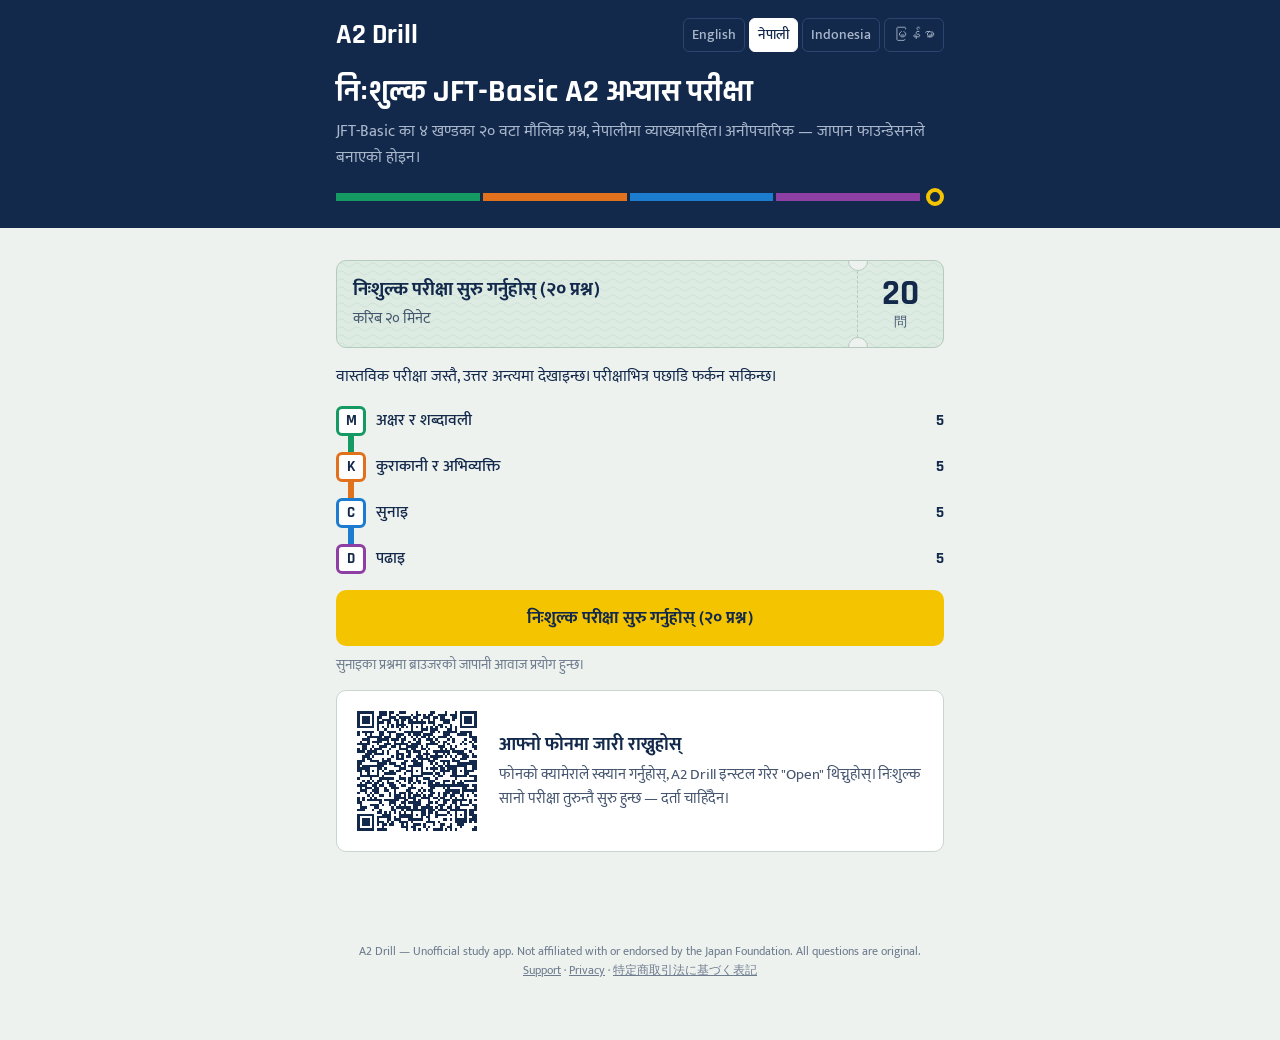
<file: ne/index.html>
<!doctype html><html lang="ne" data-lang="ne"><head><meta charset="utf-8"><meta name="viewport" content="width=device-width,initial-scale=1">
<title>निःशुल्क JFT-Basic A2 नमुना परीक्षा (अनौपचारिक) — नेपालीमा व्याख्या</title><meta name="description" content="JFT-Basic (जापानी A2) को निःशुल्क अनौपचारिक अभ्यास परीक्षा: अक्षर र शब्दावली, कुराकानी, सुनाइ र पढाइ। नेपाली, अंग्रेजी र इन्डोनेसियालीमा व्याख्या।"><link rel="canonical" href="https://f-kudo-hub.github.io/a2-drill/ne/">
<link rel="alternate" hreflang="en" href="https://f-kudo-hub.github.io/a2-drill/"><link rel="alternate" hreflang="ne" href="https://f-kudo-hub.github.io/a2-drill/ne/"><link rel="alternate" hreflang="id" href="https://f-kudo-hub.github.io/a2-drill/id/"><link rel="alternate" hreflang="my" href="https://f-kudo-hub.github.io/a2-drill/my/"><link rel="alternate" hreflang="x-default" href="https://f-kudo-hub.github.io/a2-drill/"><meta property="og:type" content="website"><meta property="og:title" content="निःशुल्क JFT-Basic A2 नमुना परीक्षा (अनौपचारिक) — नेपालीमा व्याख्या"><meta property="og:description" content="JFT-Basic (जापानी A2) को निःशुल्क अनौपचारिक अभ्यास परीक्षा: अक्षर र शब्दावली, कुराकानी, सुनाइ र पढाइ। नेपाली, अंग्रेजी र इन्डोनेसियालीमा व्याख्या।"><meta property="og:url" content="https://f-kudo-hub.github.io/a2-drill/ne/"><meta property="og:image" content="https://f-kudo-hub.github.io/a2-drill/icon.png"><meta property="og:site_name" content="A2 Drill"><meta name="twitter:card" content="summary"><link rel="icon" href="https://f-kudo-hub.github.io/a2-drill/icon.png" type="image/png"><link rel="apple-touch-icon" href="https://f-kudo-hub.github.io/a2-drill/icon.png"><meta name="google-play-app" content="app-id=com.fkudo.jftprep"><meta name="apple-itunes-app" content="app-id=6820783162"><script defer src="https://static.cloudflareinsights.com/beacon.min.js" data-cf-beacon='{"token": "a4c6e92c7e0c438e84cfaf68191612fd"}'></script><script type="application/ld+json">{"@context":"https://schema.org","@type":"Quiz","name":"निःशुल्क JFT-Basic A2 अभ्यास परीक्षा","description":"JFT-Basic (जापानी A2) को निःशुल्क अनौपचारिक अभ्यास परीक्षा: अक्षर र शब्दावली, कुराकानी, सुनाइ र पढाइ। नेपाली, अंग्रेजी र इन्डोनेसियालीमा व्याख्या।","inLanguage":["ja","ne"],"educationalLevel":"CEFR A2","isAccessibleForFree":true}</script><link rel="preconnect" href="https://fonts.googleapis.com"><link rel="preconnect" href="https://fonts.gstatic.com" crossorigin><link rel="stylesheet" href="https://fonts.googleapis.com/css2?family=Mukta:wght@400;500;700&family=Rajdhani:wght@600;700&display=swap">
<meta name="theme-color" content="#13294B"><link rel="stylesheet" href="../style.css"></head><body><div class="board"><div class="in"><header><span class="brand">A2 Drill</span><nav class="langs" aria-label="Language"><a href="../" class="" hreflang="en">English</a><a href="../ne/" class="on" hreflang="ne">नेपाली</a><a href="../id/" class="" hreflang="id">Indonesia</a><a href="../my/" class="" hreflang="my">မြန်မာ</a></nav></header><h1>निःशुल्क JFT-Basic A2 अभ्यास परीक्षा</h1><p class="lead">JFT-Basic का ४ खण्डका २० वटा मौलिक प्रश्न, नेपालीमा व्याख्यासहित। अनौपचारिक — जापान फाउन्डेसनले बनाएको होइन।</p><div class="strip" aria-hidden="true"><i></i><i></i><i></i><i></i><b></b></div></div></div><div class="wrap"><div id="app"></div></div><script>window.A2_Q=[{"id":"M01","s":"moji","type":"語の意味","prompt":"きのうは <u>ひまでした</u>。","passage":"","audio":null,"choices":["しごとが たくさん ありました","しごとが ありませんでした","びょうきでした","やすみが ありませんでした"],"answer":1,"explain":{"ja":"「ひま」は、することがなくて 時間がある ようすです。だから「しごとが ありませんでした」が いちばん 近いです。「しごとが たくさん ありました」は「いそがしい」の意味で、反対です。","en":"\"Hima\" means you have free time because there is nothing to do, so \"I had no work\" is the closest. \"I had a lot of work\" means \"isogashii\" (busy), which is the opposite.","ne":"「ひま」 को अर्थ गर्ने काम नभएर समय खाली हुनु हो। त्यसैले \"काम थिएन\" (しごとが ありませんでした) सबैभन्दा नजिकको अर्थ हो। \"धेरै काम थियो\" भनेको 「いそがしい」 (व्यस्त) हो, जुन उल्टो अर्थ हो।","id":"「ひま」 artinya punya waktu luang karena tidak ada yang harus dikerjakan. Jadi \"tidak ada pekerjaan\" (しごとが ありませんでした) adalah yang paling dekat. \"Banyak pekerjaan\" berarti 「いそがしい」 (sibuk), artinya kebalikannya.","my":"「ひま」ဆိုတာ လုပ်စရာ မရှိလို့ အချိန်အားတာကို ဆိုလိုပါတယ်။ ဒါကြောင့် \"အလုပ် မရှိခဲ့ဘူး\" (しごとが ありませんでした) က အနီးစပ်ဆုံး ဖြစ်ပါတယ်။ \"အလုပ် အများကြီး ရှိခဲ့တယ်\" ဆိုတာ 「いそがしい」 (အလုပ်များတယ်) ရဲ့ အဓိပ္ပာယ် ဖြစ်ပြီး ဆန့်ကျင်ဘက်ပါ။"}},{"id":"M02","s":"moji","type":"語の意味","prompt":"この <ruby>部屋<rt>へや</rt></ruby>は <u>せまい</u>です。","passage":"","audio":null,"choices":["おおきいです","くらいです","ちいさいです","さむいです"],"answer":2,"explain":{"ja":"「せまい」は、場所が 小さくて 広くない ことです。部屋の 話なので「ちいさいです」が 近いです。「おおきい」は 反対、「くらい」は 明るくない、「さむい」は 気温の ことです。","en":"\"Semai\" means a place is small and not spacious. Since we are talking about a room, \"chiisai\" (small) is closest. \"Ookii\" is the opposite, \"kurai\" means dark, and \"samui\" is about temperature.","ne":"「せまい」 को अर्थ ठाउँ सानो र साँघुरो हुनु हो। कोठाको कुरा भएकाले 「ちいさいです」 (सानो छ) नजिकको अर्थ हो। 「おおきい」 उल्टो अर्थ हो, 「くらい」 भनेको अँध्यारो, र 「さむい」 भनेको जाडो/चिसो।","id":"「せまい」 artinya tempatnya kecil dan tidak luas (sempit). Karena ini tentang kamar, 「ちいさいです」 (kecil) paling dekat. 「おおきい」 kebalikannya, 「くらい」 artinya gelap, dan 「さむい」 artinya dingin (suhu).","my":"「せまい」ဆိုတာ နေရာ သေးပြီး မကျယ်တာကို ဆိုလိုပါတယ်။ အခန်းအကြောင်း ပြောနေတာမို့ 「ちいさいです」 (သေးပါတယ်) က အနီးစပ်ဆုံးပါ။ 「おおきい」 က ဆန့်ကျင်ဘက်၊ 「くらい」 က မှောင်တယ်၊ 「さむい」 က အပူချိန် (အေးတာ) အကြောင်းပါ။"}},{"id":"M03","s":"moji","type":"語の意味","prompt":"<ruby>田中<rt>たなか</rt></ruby>さんは いま <u>るす</u>です。","passage":"","audio":null,"choices":["いえに います","ねて います","びょうきです","いえに いません"],"answer":3,"explain":{"ja":"「るす」は、家に だれも いない ことです。電話や たずねた とき「るすです」と 言います。だから「いえに いません」が 正しいです。「ねて います」は 家に いるので、意味が ちがいます。","en":"\"Rusu\" means nobody is at home. People say \"rusu desu\" when they call or visit and the person is out. So \"is not at home\" is correct. \"Is sleeping\" means the person is at home, so it is different.","ne":"「るす」 भनेको घरमा कोही नहुनु हो। फोन गर्दा वा भेट्न जाँदा मान्छे बाहिर गएको छ भने 「るすです」 भनिन्छ। त्यसैले 「いえに いません」 (घरमा हुनुहुन्न) सही हो। 「ねて います」 (सुतिरहेको) भए त घरमै हुन्छ, त्यसैले अर्थ फरक हो।","id":"「るす」 artinya tidak ada orang di rumah. Saat menelepon atau berkunjung dan orangnya sedang pergi, kita bilang 「るすです」. Jadi 「いえに いません」 (tidak ada di rumah) benar. 「ねて います」 (sedang tidur) berarti ada di rumah, jadi artinya berbeda.","my":"「るす」ဆိုတာ အိမ်မှာ ဘယ်သူမှ မရှိတာကို ဆိုလိုပါတယ်။ ဖုန်းဆက်တဲ့အခါ ဒါမှမဟုတ် အိမ်ကို သွားတဲ့အခါ အဲဒီလူ အပြင်ထွက်နေရင် 「るすです」 လို့ ပြောပါတယ်။ ဒါကြောင့် 「いえに いません」 (အိမ်မှာ မရှိပါဘူး) က မှန်ပါတယ်။ 「ねて います」 (အိပ်နေတယ်) ဆိုရင် အိမ်မှာ ရှိနေတာမို့ အဓိပ္ပာယ် မတူပါဘူး။"}},{"id":"M04","s":"moji","type":"語の意味","prompt":"この <ruby>仕事<rt>しごと</rt></ruby>は <u>かんたん</u>です。","passage":"","audio":null,"choices":["むずかしくないです","おもしろくないです","いそがしくないです","たいへんです"],"answer":0,"explain":{"ja":"「かんたん」は、やさしくて すぐ できる ことです。だから「むずかしくないです」が 同じ 意味です。「たいへん」は 反対の 意味です。「おもしろくない」「いそがしくない」は 別の ことを 言って います。","en":"\"Kantan\" means easy, something you can do quickly. So \"not difficult\" has the same meaning. \"Taihen\" (hard, tough) is the opposite. \"Not interesting\" and \"not busy\" talk about different things.","ne":"「かんたん」 को अर्थ सजिलो, छिट्टै गर्न सकिने हो। त्यसैले 「むずかしくないです」 (गाह्रो छैन) को अर्थ उही हो। 「たいへん」 (गाह्रो/कष्टकर) उल्टो अर्थ हो। 「おもしろくない」 (रमाइलो छैन) र 「いそがしくない」 (व्यस्त छैन) अर्कै कुरा हुन्।","id":"「かんたん」 artinya mudah, bisa dikerjakan dengan cepat. Jadi 「むずかしくないです」 (tidak sulit) artinya sama. 「たいへん」 (berat/repot) adalah kebalikannya. 「おもしろくない」 (tidak menarik) dan 「いそがしくない」 (tidak sibuk) membicarakan hal lain.","my":"「かんたん」ဆိုတာ လွယ်ကူတယ်၊ မြန်မြန် လုပ်နိုင်တယ်လို့ ဆိုလိုပါတယ်။ ဒါကြောင့် 「むずかしくないです」 (မခက်ပါဘူး) က အဓိပ္ပာယ် တူပါတယ်။ 「たいへん」 (ခက်ခဲတယ်၊ ပင်ပန်းတယ်) က ဆန့်ကျင်ဘက်ပါ။ 「おもしろくない」 (စိတ်ဝင်စားစရာ မကောင်းဘူး) နဲ့ 「いそがしくない」 (အလုပ်မများဘူး) က တခြား အကြောင်းအရာတွေပါ။"}},{"id":"M05","s":"moji","type":"語の使い方","prompt":"「なくす」の 使い方が いちばん いい ものは どれですか。","passage":"","audio":null,"choices":["でんきを なくして ください。","かぜが なくしました。","えきで さいふを なくしました。","パンを なくして たべました。"],"answer":2,"explain":{"ja":"「なくす」は、持って いた 物が どこかへ 行って 見つからなく なる ことです。「さいふを なくしました」が 正しいです。電気は「けす」、かぜは「なおる」を 使います。","en":"\"Nakusu\" means to lose something you had, so you cannot find it. \"I lost my wallet at the station\" is correct. For lights you say \"kesu\" (turn off), and for a cold you say \"naoru\" (get better).","ne":"「なくす」 भनेको आफूसँग भएको चीज हराउनु, भेट्न नसक्नु हो। 「さいふを なくしました」 (पर्स हरायो) सही हो। बत्तीको लागि 「けす」 (निभाउनु), रुघाखोकीको लागि 「なおる」 (निको हुनु) प्रयोग गरिन्छ।","id":"「なくす」 artinya kehilangan barang yang tadinya dimiliki sehingga tidak bisa ditemukan. 「さいふを なくしました」 (dompet saya hilang) benar. Untuk lampu dipakai 「けす」 (mematikan), dan untuk masuk angin/flu dipakai 「なおる」 (sembuh).","my":"「なくす」ဆိုတာ ကိုယ့်မှာ ရှိခဲ့တဲ့ ပစ္စည်း ပျောက်သွားပြီး ရှာမတွေ့တာကို ဆိုလိုပါတယ်။ 「さいふを なくしました」 (ပိုက်ဆံအိတ် ပျောက်သွားတယ်) က မှန်ပါတယ်။ မီးအတွက်ဆိုရင် 「けす」 (ပိတ်တယ်)၊ အအေးမိတာအတွက်ဆိုရင် 「なおる」 (ပျောက်တယ်၊ သက်သာတယ်) ကို သုံးပါတယ်။"}},{"id":"K01","s":"kaiwa","type":"文法","prompt":"きのう、<ruby>駅<rt>えき</rt></ruby>の 近くの スーパー（　）やさいを 買いました。","passage":"","audio":null,"choices":["に","を","で","が"],"answer":2,"explain":{"ja":"何かを する 場所には「で」を 使います。「スーパーで 買いました」が 正しいです。「に」は 行く 先や ある 場所（スーパーに 行きます）に 使います。","en":"Use \"de\" for the place where you do an action: \"I bought it at (de) the supermarket.\" \"Ni\" is for a destination or where something exists, as in \"supaa ni ikimasu\" (I go to the supermarket).","ne":"कुनै काम गर्ने ठाउँ जनाउन 「で」 प्रयोग गरिन्छ। 「スーパーで 買いました」 (सुपरमार्केटमा किनेँ) सही हो। 「に」 जाने ठाउँ वा कुनै चीज भएको ठाउँ जनाउन प्रयोग हुन्छ, जस्तै 「スーパーに 行きます」 (सुपरमार्केट जान्छु)।","id":"Untuk tempat melakukan suatu kegiatan dipakai 「で」. 「スーパーで 買いました」 (membeli di supermarket) benar. 「に」 dipakai untuk tujuan pergi atau tempat sesuatu berada, misalnya 「スーパーに 行きます」 (pergi ke supermarket).","my":"အလုပ်တစ်ခု လုပ်တဲ့ နေရာအတွက် 「で」 ကို သုံးပါတယ်။ 「スーパーで 買いました」 (စူပါမားကက်မှာ ဝယ်ခဲ့တယ်) က မှန်ပါတယ်။ 「に」 ကိုတော့ သွားမယ့် နေရာ ဒါမှမဟုတ် တစ်ခုခု ရှိတဲ့ နေရာအတွက် သုံးပါတယ်။ ဥပမာ 「スーパーに 行きます」 (စူပါမားကက်ကို သွားမယ်)။"}},{"id":"K02","s":"kaiwa","type":"文法","prompt":"すみません、ここで しゃしんを（　）も いいですか。","passage":"","audio":null,"choices":["とって","とる","とった","とり"],"answer":0,"explain":{"ja":"「〜ても いいですか」は、してよいか 聞く ときの 形です。動詞は て形に するので「とって も いいですか」です。ほかの 形は「も いいですか」に つながりません。","en":"\"... te mo ii desu ka\" is how you ask for permission. The verb takes the te-form, so it is \"totte mo ii desu ka\" (May I take a photo?). The other forms cannot connect to \"mo ii desu ka\".","ne":"「〜ても いいですか」 अनुमति माग्दा प्रयोग हुने रूप हो। क्रियालाई て-रूपमा राखिन्छ, त्यसैले 「とって も いいですか」 (फोटो खिच्न मिल्छ?) हुन्छ। अरू रूपहरू 「も いいですか」 सँग जोडिँदैनन्।","id":"「〜ても いいですか」 adalah bentuk untuk meminta izin. Kata kerjanya memakai bentuk -te, jadi 「とって も いいですか」 (bolehkah saya memotret?). Bentuk lain tidak bisa disambung dengan 「も いいですか」.","my":"「〜ても いいですか」 က ခွင့်တောင်းတဲ့ ပုံစံပါ။ ကြိယာကို て-ပုံစံ ပြောင်းရလို့ 「とって も いいですか」 (ဓာတ်ပုံ ရိုက်လို့ ရမလား) ဖြစ်ပါတယ်။ တခြား ပုံစံတွေက 「も いいですか」 နဲ့ ဆက်လို့ မရပါဘူး။"}},{"id":"K03","s":"kaiwa","type":"文法","prompt":"あしたは <ruby>仕事<rt>しごと</rt></ruby>が（　）から、パーティーに 行けません。","passage":"","audio":null,"choices":["あって","あれば","あったら","ある"],"answer":3,"explain":{"ja":"理由を 言う「から」の 前は、ふつう形（ある）か ていねい形（あります）に します。「あるから」が 正しいです。「あって」「あれば」「あったら」は「から」の 前に 置けません。","en":"Before \"kara\" (because), use the plain form (aru) or the polite form (arimasu). So \"aru kara\" is correct. \"Atte\", \"areba\" and \"attara\" cannot come before \"kara\".","ne":"कारण बताउने 「から」 (किनभने) अगाडि साधारण रूप (ある) वा विनम्र रूप (あります) राखिन्छ। त्यसैले 「あるから」 सही हो। 「あって」, 「あれば」, 「あったら」 लाई 「から」 अगाडि राख्न मिल्दैन।","id":"Sebelum 「から」 (karena) dipakai bentuk biasa (ある) atau bentuk sopan (あります). Jadi 「あるから」 benar. 「あって」, 「あれば」, dan 「あったら」 tidak bisa diletakkan sebelum 「から」.","my":"အကြောင်းပြချက်ကို ပြတဲ့ 「から」 (…လို့) ရှေ့မှာ ရိုးရိုးပုံစံ (ある) ဒါမှမဟုတ် ယဉ်ကျေးတဲ့ ပုံစံ (あります) ကို ထားပါတယ်။ ဒါကြောင့် 「あるから」 က မှန်ပါတယ်။ 「あって」၊ 「あれば」၊ 「あったら」 ကို 「から」 ရှေ့မှာ ထားလို့ မရပါဘူး။"}},{"id":"K04","s":"kaiwa","type":"文法","prompt":"この くすりは、ごはんを（　）あとで のんで ください。","passage":"","audio":null,"choices":["たべる","たべた","たべて","たべない"],"answer":1,"explain":{"ja":"「〜た あとで」は、あることが 終わってから 次の ことを する ときの 形です。動詞は た形に します。「たべた あとで」は「食事の 後で」と 同じ 意味です。くすりの 袋に よく 書いて あります。","en":"\"... ta ato de\" means \"after doing ...\". The verb takes the ta-form: \"tabeta ato de\" (after eating). This is often written on medicine bags in Japan.","ne":"「〜た あとで」 भनेको एउटा काम सकिएपछि अर्को काम गर्दा प्रयोग हुने रूप हो। क्रियालाई た-रूपमा राखिन्छ: 「たべた あとで」 (खाना खाइसकेपछि)। जापानमा औषधिको खाममा यो प्रायः लेखिएको हुन्छ।","id":"「〜た あとで」 artinya \"setelah melakukan …\". Kata kerjanya memakai bentuk -ta: 「たべた あとで」 (setelah makan). Kalimat ini sering tertulis di kantong obat di Jepang.","my":"「〜た あとで」 ဆိုတာ \"…ပြီးတဲ့နောက်\" လို့ ဆိုလိုပါတယ်။ ကြိယာကို た-ပုံစံ ပြောင်းရပါတယ်: 「たべた あとで」 (စားပြီးတဲ့နောက်)။ ဂျပန်မှာ ဆေးအိတ်ပေါ်မှာ ဒီစကားကို မကြာခဏ ရေးထားပါတယ်။"}},{"id":"K05","s":"kaiwa","type":"文法","prompt":"<ruby>毎日<rt>まいにち</rt></ruby> れんしゅうして、カタカナが（　）ように なりました。","passage":"","audio":null,"choices":["読める","読む","読んで","読みたい"],"answer":0,"explain":{"ja":"「〜ように なりました」は、前は できなかった ことが できるように 変わった ことを 言います。「カタカナが」の「が」には 可能の 形「読める」が 合います。「カタカナが 読む」とは 言いません。","en":"\"... you ni narimashita\" means something changed and now you can do it. With \"katakana ga\", the potential form \"yomeru\" (can read) fits. You do not say \"katakana ga yomu\".","ne":"「〜ように なりました」 ले पहिले गर्न नसकेको कुरा अहिले गर्न सक्ने भयो भन्ने परिवर्तन बताउँछ। 「カタカナが」 को 「が」 सँग सक्ने रूप 「読める」 (पढ्न सक्नु) मिल्छ। 「カタカナが 読む」 भनिँदैन।","id":"「〜ように なりました」 menyatakan perubahan: dulu tidak bisa, sekarang bisa. Dengan 「カタカナが」, bentuk potensial 「読める」 (bisa membaca) yang cocok. Kita tidak mengatakan 「カタカナが 読む」.","my":"「〜ように なりました」 က အရင်က မလုပ်နိုင်ခဲ့တာကို အခု လုပ်နိုင်လာတဲ့ ပြောင်းလဲမှုကို ပြောပါတယ်။ 「カタカナが」 ရဲ့ 「が」 နဲ့ လုပ်နိုင်ခြင်း ပုံစံ 「読める」 (ဖတ်နိုင်တယ်) က ကိုက်ညီပါတယ်။ 「カタカナが 読む」 လို့ မပြောပါဘူး။"}},{"id":"C01","s":"choukai","type":"会話の聞き取り","prompt":"男の人は、あした何時に来ますか。","passage":"","audio":[{"who":"F","ja":"アリさん、あしたのシフトですが、朝9時からでしたよね。"},{"who":"M","ja":"はい、9時からです。"},{"who":"F","ja":"すみません、10時からに変えてもいいですか。9時は田中さんが来ますから。"},{"who":"M","ja":"わかりました。じゃあ、10時に来ます。"}],"choices":["8時","9時","10時","11時"],"answer":2,"explain":{"ja":"はじめは9時からの予定でしたが、女の人が「10時からに変えてもいいですか」と聞き、男の人は「10時に来ます」と答えています。9時は田中さんが来る時間です。","en":"At first his shift started at 9:00, but the woman asks, \"Can I change it to 10:00?\" and he answers, \"Then I'll come at 10.\" 9:00 is when Tanaka-san comes, not him.","ne":"सुरुमा उनको सिफ्ट बिहान ९ बजेबाट थियो, तर महिलाले \"१० बजेबाट परिवर्तन गर्न मिल्छ?\" भनेर सोध्छिन्, र पुरुषले \"त्यसो भए १० बजे आउँछु\" भन्छन्। ९ बजे तानाका-सान आउनुहुन्छ।","id":"Awalnya sif dia mulai jam 9, tetapi si perempuan bertanya \"Boleh diganti jadi mulai jam 10?\" dan si laki-laki menjawab \"Baik, saya datang jam 10.\" Jam 9 adalah waktu Tanaka-san datang.","my":"အစမှာ သူ့ အလုပ်အဆိုင်းက မနက် 9 နာရီကနေ စမှာပါ။ ဒါပေမဲ့ အမျိုးသမီးက \"10 နာရီကနေ စဖို့ ပြောင်းလို့ ရမလား\" လို့ မေးပြီး အမျိုးသားက \"ဒါဆို 10 နာရီ လာပါမယ်\" လို့ ဖြေပါတယ်။ 9 နာရီက တာနာကာစံ လာမယ့် အချိန်ပါ။"}},{"id":"C02","s":"choukai","type":"会話の聞き取り","prompt":"男の人は、何を買いますか。","passage":"","audio":[{"who":"F","ja":"帰りに、スーパーで牛乳を買ってきてくれる？"},{"who":"M","ja":"いいよ。たまごは？"},{"who":"F","ja":"たまごはまだあるから、いらない。あ、パンもおねがい。"},{"who":"M","ja":"牛乳とパンだね。"}],"choices":["牛乳とたまご","牛乳とパン","たまごとパン","パンだけ"],"answer":1,"explain":{"ja":"女の人は「たまごはまだあるから、いらない」と言い、そのあと「パンもおねがい」と言っています。最後に男の人が「牛乳とパンだね」とまとめています。","en":"The woman says eggs are not needed (\"we still have eggs\"), then adds \"bread too, please.\" The man sums it up: \"Milk and bread.\"","ne":"महिलाले \"अण्डा अझै छ, चाहिँदैन\" भन्छिन्, अनि \"पाउरोटी पनि ल्याइदेऊ\" थप्छिन्। अन्तमा पुरुषले \"दूध र पाउरोटी, हैन?\" भनेर दोहोर्याउँछन्।","id":"Si perempuan bilang telur tidak perlu karena masih ada, lalu menambahkan \"roti juga, ya.\" Di akhir si laki-laki menyimpulkan: \"Susu dan roti, ya.\"","my":"အမျိုးသမီးက \"ကြက်ဥ ရှိသေးလို့ မလိုဘူး\" လို့ ပြောပြီး \"ပေါင်မုန့်လည်း ဝယ်ခဲ့ပါ\" လို့ ထပ်ပြောပါတယ်။ နောက်ဆုံးမှာ အမျိုးသားက \"နွားနို့နဲ့ ပေါင်မုန့် နော်\" လို့ ပြန်အတည်ပြုပါတယ်။"}},{"id":"C03","s":"choukai","type":"会話の聞き取り","prompt":"男の人は、このあと まず何をしますか。","passage":"","audio":[{"who":"F","ja":"リンさん、山田さんのお茶、もう持っていきましたか。"},{"who":"M","ja":"いいえ、まだです。今から持っていきます。"},{"who":"F","ja":"あ、山田さんは今おふろです。先に、木村さんにお水を持っていってください。"},{"who":"M","ja":"はい、わかりました。"}],"choices":["山田さんにお茶を持っていく","山田さんをおふろにつれていく","木村さんにお茶を持っていく","木村さんにお水を持っていく"],"answer":3,"explain":{"ja":"山田さんは今おふろに入っているので、女の人は「先に、木村さんにお水を持っていってください」と言っています。「先に」は「まず」と同じ意味です。木村さんに持っていくのはお茶ではなく、お水です。","en":"Yamada-san is in the bath now, so the woman says, \"First, take water to Kimura-san.\" 先に means \"first / before that.\" What goes to Kimura-san is water, not tea.","ne":"यामादा-सान अहिले नुहाउँदै हुनुहुन्छ, त्यसैले महिलाले \"पहिले किमुरा-सानलाई पानी लगिदिनुहोस्\" भन्छिन्। 先に को अर्थ \"पहिले\" हो। किमुरा-सानलाई चिया होइन, पानी लैजाने हो।","id":"Yamada-san sedang mandi, jadi si perempuan berkata \"Lebih dulu, bawakan air untuk Kimura-san.\" 先に artinya \"lebih dulu\". Yang dibawa ke Kimura-san adalah air, bukan teh.","my":"ယာမာဒါစံက အခု ရေချိုးနေလို့ အမျိုးသမီးက \"အရင်ဆုံး ကိမူရစံဆီ ရေ ယူသွားပေးပါ\" လို့ ပြောပါတယ်။ 先に ဆိုတာ \"အရင်ဆုံး\" လို့ ဆိုလိုပါတယ်။ ကိမူရစံဆီ ယူသွားရမှာက လက်ဖက်ရည်ကြမ်း (お茶) မဟုတ်ဘဲ ရေ ပါ။"}},{"id":"C04","s":"choukai","type":"会話の聞き取り","prompt":"二人は、どこで会いますか。","passage":"","audio":[{"who":"M","ja":"日曜日、駅の前で11時に会いましょう。"},{"who":"F","ja":"ごめん、駅の前は人が多いから、駅の中の本屋の前はどう？"},{"who":"M","ja":"いいよ。じゃあ、本屋の前で。"}],"choices":["駅の中の本屋の前","駅の前","本屋の中","駅の近くの公園"],"answer":0,"explain":{"ja":"男の人は「駅の前」と言いましたが、女の人が「駅の中の本屋の前はどう？」と言い直し、男の人は「いいよ」と答えています。「本屋の中」ではなく「本屋の前」です。","en":"The man first suggests \"in front of the station,\" but the woman proposes \"in front of the bookstore inside the station,\" and he agrees. It is in front of the bookstore, not inside it.","ne":"पुरुषले सुरुमा \"स्टेसनको अगाडि\" भने, तर महिलाले \"स्टेसनभित्रको किताब पसलको अगाडि कस्तो?\" भनिन्, र पुरुषले \"हुन्छ\" भने। किताब पसलभित्र होइन, अगाडि हो।","id":"Awalnya si laki-laki bilang \"di depan stasiun\", tetapi si perempuan mengusulkan \"di depan toko buku di dalam stasiun\", dan dia setuju. Tempatnya di depan toko buku, bukan di dalamnya.","my":"အမျိုးသားက အစမှာ \"ဘူတာရှေ့မှာ\" လို့ အကြံပြုပေမဲ့ အမျိုးသမီးက \"ဘူတာထဲက စာအုပ်ဆိုင်ရှေ့မှာ ဆိုရင်ကော\" လို့ ပြောပြီး အမျိုးသားက သဘောတူပါတယ်။ စာအုပ်ဆိုင်ထဲမှာ မဟုတ်ဘဲ ရှေ့မှာပါ။"}},{"id":"C05","s":"choukai","type":"会話の聞き取り","prompt":"男の人は、何曜日に休みますか。","passage":"","audio":[{"who":"M","ja":"店長、来週の水曜日、休んでもいいですか。病院に行きたいんです。"},{"who":"F","ja":"水曜日はちょっと、人が少ないんです。木曜日はどうですか。"},{"who":"M","ja":"木曜日でもだいじょうぶです。"},{"who":"F","ja":"じゃあ、木曜日に休んでください。"}],"choices":["月曜日","火曜日","水曜日","木曜日"],"answer":3,"explain":{"ja":"男の人は水曜日に休みたいと言いましたが、店長は「水曜日はちょっと…」と言って断り、「木曜日はどうですか」と聞いています。最後に「木曜日に休んでください」と決まりました。「ちょっと…」は、はっきり言わない断り方です。","en":"He asks for Wednesday off, but the manager says \"Wednesday is a bit...\" (a soft way of saying no) and suggests Thursday. In the end she says, \"Take Thursday off.\"","ne":"उनले बुधबार बिदा माग्छन्, तर पसलकी म्यानेजरले \"बुधबार अलि...\" भनेर नम्र तरिकाले अस्वीकार गर्छिन् र बिहीबार कस्तो भनेर सोध्छिन्। अन्तमा \"बिहीबार बिदा लिनुहोस्\" भन्ने तय हुन्छ।","id":"Dia minta libur hari Rabu, tetapi manajer berkata \"Rabu agak...\" (cara halus untuk menolak) dan menawarkan hari Kamis. Akhirnya diputuskan \"Silakan libur hari Kamis.\"","my":"သူက ဗုဒ္ဓဟူးနေ့ ခွင့်ယူချင်တယ်လို့ တောင်းပေမဲ့ ဆိုင်မန်နေဂျာက \"ဗုဒ္ဓဟူးနေ့ကတော့ နည်းနည်း…\" (ယဉ်ယဉ်ကျေးကျေး ငြင်းတဲ့ ပြောပုံ) လို့ ပြောပြီး ကြာသပတေးနေ့ကို အကြံပြုပါတယ်။ နောက်ဆုံးမှာ \"ကြာသပတေးနေ့ ခွင့်ယူပါ\" လို့ ပြောပါတယ်။"}},{"id":"D01","s":"dokkai","type":"掲示・案内の読み取り","prompt":"水曜日の午後3時に、この病院へ行きたいです。正しいのはどれですか。","passage":"さくら<ruby>内科<rt>ないか</rt></ruby><br>【<ruby>診療時間<rt>しんりょうじかん</rt></ruby>】<br>月・火・木・金　9:00〜12:00／15:00〜18:00<br>水・土　9:00〜12:00<br>日・<ruby>祝日<rt>しゅくじつ</rt></ruby>　休み","audio":null,"choices":["水曜日の午後は休みなので、行けない","水曜日は午後6時までやっている","水曜日は午前も午後もやっている","<ruby>予約<rt>よやく</rt></ruby>をすれば、午後も行ける"],"answer":0,"explain":{"ja":"水曜日は「9:00〜12:00」だけで、午後の時間が書いてありません。だから午後3時には行けません。予約のことは、どこにも書いてありません。","en":"On Wednesday the clinic is open only 9:00–12:00; no afternoon hours are listed. So you cannot go at 3 p.m. Nothing is written about reservations.","ne":"बुधबार ९:०० देखि १२:०० सम्म मात्र खुला छ; दिउँसोको समय लेखिएको छैन। त्यसैले दिउँसो ३ बजे जान सकिँदैन। बुकिङ (予約) को बारेमा कहीँ पनि लेखिएको छैन।","id":"Hari Rabu klinik hanya buka jam 9.00–12.00; jam sore tidak tertulis. Jadi Anda tidak bisa datang jam 3 sore. Tentang reservasi (予約) tidak ditulis sama sekali.","my":"ဗုဒ္ဓဟူးနေ့မှာ ဆေးခန်းက 9:00–12:00 ပဲ ဖွင့်ပြီး နေ့လယ်ပိုင်း အချိန် ရေးမထားပါဘူး။ ဒါကြောင့် နေ့လယ် 3 နာရီမှာ သွားလို့ မရပါဘူး။ ကြိုတင် ချိန်းဆိုမှု (予約) အကြောင်းလည်း ဘယ်နေရာမှာမှ ရေးမထားပါဘူး။"}},{"id":"D02","s":"dokkai","type":"掲示・案内の読み取り","prompt":"ペットボトルは、いつ出しますか。","passage":"ごみの出し方（さくら<ruby>寮<rt>りょう</rt></ruby>）<br>・もえるごみ：火曜日・金曜日<br>・もえないごみ：第1水曜日<br>・ペットボトル：毎週木曜日<br>・かん・びん：第3水曜日<br>※朝8時までに、寮の前のごみ<ruby>置<rt>お</rt></ruby>き場に出してください。","audio":null,"choices":["火曜日と金曜日の朝8時まで","毎週木曜日の朝8時まで","第1水曜日の朝8時まで","第3水曜日の夜"],"answer":1,"explain":{"ja":"「ペットボトル：毎週木曜日」と書いてあります。そして、下の※に「朝8時までに」とあるので、毎週木曜日の朝8時までです。火曜日・金曜日は「もえるごみ」の日です。","en":"The notice says \"PET bottles: every Thursday,\" and the note (※) at the bottom says \"by 8 a.m.\" So it is every Thursday by 8 a.m. Tuesday and Friday are for burnable garbage.","ne":"सूचनामा \"पेट बोतल: हरेक बिहीबार\" लेखिएको छ, र तलको ※ मा \"बिहान ८ बजेभित्र\" लेखिएको छ। त्यसैले हरेक बिहीबार बिहान ८ बजेभित्र फाल्ने हो। मंगलबार र शुक्रबार बल्ने फोहोरको दिन हो।","id":"Di pengumuman tertulis \"Botol PET: setiap hari Kamis,\" dan catatan (※) di bawah menulis \"sebelum jam 8 pagi.\" Jadi setiap Kamis sebelum jam 8 pagi. Selasa dan Jumat untuk sampah yang bisa dibakar.","my":"အသိပေးစာမှာ \"PET ပုလင်း: ကြာသပတေးနေ့တိုင်း\" လို့ ရေးထားပြီး အောက်ဆုံးက ※ မှာ \"မနက် 8 နာရီ မတိုင်ခင်\" လို့ ရေးထားပါတယ်။ ဒါကြောင့် ကြာသပတေးနေ့တိုင်း မနက် 8 နာရီ မတိုင်ခင် ပစ်ရပါမယ်။ အင်္ဂါနေ့နဲ့ သောကြာနေ့က မီးရှို့လို့ရတဲ့ အမှိုက် ပစ်ရတဲ့ နေ့ပါ။"}},{"id":"D03","s":"dokkai","type":"掲示・案内の読み取り","prompt":"アリさんが朝7時から働く日は、いつですか。","passage":"10月 第2週のシフト<br>月：グエン（朝）・アリ（昼）<br>火：グエン（朝）・サリ（昼）<br>水：アリ（朝）・サリ（昼）<br>木：アリ（朝）・グエン（昼）<br>金：サリ（朝）・グエン（昼）<br>土：サリ（朝）・アリ（昼）<br>日：グエン（朝）・アリ（昼）<br>朝＝7:00〜15:00　昼＝12:00〜20:00","audio":null,"choices":["月曜日と日曜日","土曜日と日曜日","水曜日と木曜日","木曜日と金曜日"],"answer":2,"explain":{"ja":"「朝＝7:00〜15:00」なので、「アリ（朝）」と書いてある日をさがします。水曜日と木曜日です。月・土・日は「アリ（昼）」なので、12時からです。","en":"\"朝 (morning) = 7:00–15:00,\" so look for the days marked アリ（朝）: Wednesday and Thursday. On Monday, Saturday and Sunday Ali works 昼 (from 12:00).","ne":"\"朝 (बिहान) = ७:०० देखि १५:००\" भएकाले \"アリ（朝）\" लेखिएका दिन खोज्नुहोस्: बुधबार र बिहीबार। सोमबार, शनिबार र आइतबार अलीको 昼 (१२ बजेदेखि) सिफ्ट हो।","id":"\"朝 (pagi) = 7.00–15.00,\" jadi cari hari yang tertulis アリ（朝）: Rabu dan Kamis. Pada Senin, Sabtu, dan Minggu Ali masuk sif 昼 (mulai jam 12).","my":"\"朝 (မနက်) = 7:00–15:00\" ဖြစ်လို့ アリ（朝） လို့ ရေးထားတဲ့ နေ့တွေကို ရှာပါ: ဗုဒ္ဓဟူးနေ့နဲ့ ကြာသပတေးနေ့ ပါ။ တနင်္လာ၊ စနေ၊ တနင်္ဂနွေနေ့တွေမှာ အာလီက 昼 (12:00 ကစတဲ့) အဆိုင်း လုပ်ပါတယ်။"}},{"id":"D04","s":"dokkai","type":"掲示・案内の読み取り","prompt":"病院でもらった<ruby>薬<rt>くすり</rt></ruby>のふくろです。この薬は、1日に全部で<ruby>何錠<rt>なんじょう</rt></ruby>飲みますか。","passage":"【飲み<ruby>薬<rt>ぐすり</rt></ruby>】<br>1日3回　<ruby>食後<rt>しょくご</rt></ruby>に飲んでください。<br>1回に2<ruby>錠<rt>じょう</rt></ruby><br>※ねる前には飲まないでください。<br>※5日分あります。","audio":null,"choices":["2錠","3錠","5錠","6錠"],"answer":3,"explain":{"ja":"「1日3回」「1回に2錠」なので、3×2で1日に6錠です。「5日分」は何日飲むかで、1日の数ではありません。「食後」はごはんを食べたあとという意味です。","en":"\"3 times a day\" and \"2 tablets each time,\" so 3 × 2 = 6 tablets a day. \"5日分\" means it is enough for 5 days, not the number per day. 食後 means \"after meals.\"","ne":"\"दिनको ३ पटक\" र \"एक पटकमा २ चक्की\" भएकाले ३ × २ = दिनमा ६ चक्की। \"5日分\" भनेको ५ दिनलाई पुग्ने औषधि हो, दिनको संख्या होइन। 食後 को अर्थ \"खाना खाएपछि\" हो।","id":"\"3 kali sehari\" dan \"sekali minum 2 tablet,\" jadi 3 × 2 = 6 tablet sehari. \"5日分\" artinya cukup untuk 5 hari, bukan jumlah per hari. 食後 artinya \"sesudah makan\".","my":"\"တစ်နေ့ 3 ကြိမ်\" နဲ့ \"တစ်ကြိမ်ကို 2 လုံး\" ဖြစ်လို့ 3 × 2 = တစ်နေ့ 6 လုံး ပါ။ 「5日分」 ဆိုတာ 5 ရက်စာ လုံလောက်တယ်လို့ ဆိုလိုပြီး တစ်နေ့ သောက်ရမယ့် အရေအတွက် မဟုတ်ပါဘူး။ 食後 ဆိုတာ \"အစာစားပြီးနောက်\" လို့ ဆိုလိုပါတယ်။"}},{"id":"D05","s":"dokkai","type":"掲示・案内の読み取り","prompt":"10月17日（土）の教室に行きたいです。いつまでに電話をしますか。","passage":"やさしい<ruby>日本語教室<rt>きょうしつ</rt></ruby><br>日時：毎週土曜日　10:00〜11:30<br>場所：<ruby>市民<rt>しみん</rt></ruby>センター　3階　<ruby>会議室<rt>かいぎしつ</rt></ruby><br>お金：<ruby>無料<rt>むりょう</rt></ruby><br><ruby>申<rt>もう</rt></ruby>し<ruby>込<rt>こ</rt></ruby>み：その週の水曜日までに、電話でお願いします。<br>電話：000-1234-5678","audio":null,"choices":["10月10日（土）","10月14日（水）","10月16日（金）","10月17日（土）"],"answer":1,"explain":{"ja":"申し込みは「その週の水曜日までに」です。10月17日（土）と同じ週の水曜日は、10月14日です。教室の日（土曜日）の3日前と考えるとわかりやすいです。","en":"You must apply \"by Wednesday of that week.\" For the class on Saturday, October 17, that Wednesday is October 14 (three days before the class).","ne":"आवेदन \"त्यही हप्ताको बुधबारसम्म\" गर्नुपर्छ। अक्टोबर १७ (शनिबार) को कक्षाको लागि त्यो बुधबार अक्टोबर १४ हो (कक्षाभन्दा ३ दिन अघि)।","id":"Pendaftaran harus \"paling lambat hari Rabu minggu itu.\" Untuk kelas hari Sabtu, 17 Oktober, hari Rabu itu adalah 14 Oktober (tiga hari sebelum kelas).","my":"\"အဲဒီအပတ်ရဲ့ ဗုဒ္ဓဟူးနေ့အထိ\" လျှောက်ထားရပါမယ်။ အောက်တိုဘာ 17 ရက် (စနေ) သင်တန်းအတွက် အဲဒီ ဗုဒ္ဓဟူးနေ့က အောက်တိုဘာ 14 ရက် (သင်တန်း မတိုင်ခင် 3 ရက်) ပါ။"}}];window.A2_T={"sections":{"moji":"अक्षर र शब्दावली","kaiwa":"कुराकानी र अभिव्यक्ति","choukai":"सुनाइ","dokkai":"पढाइ"},"types":{"語の意味":"शब्दको अर्थ","語の使い方":"शब्दको प्रयोग","漢字の読み":"खान्जी पढ्ने तरिका","漢字の意味と用法":"खान्जीको अर्थ र प्रयोग","文法":"व्याकरण","会話の表現":"कुराकानीका अभिव्यक्ति","会話の聞き取り":"कुराकानी सुन्ने","店・公共機関での聞き取り":"पसल र सार्वजनिक ठाउँमा सुन्ने","アナウンス・指示の聞き取り":"घोषणा र निर्देशन सुन्ने","掲示・案内の読み取り":"सूचनाबाट जानकारी खोज्ने","手紙・メッセージの読み取り":"चिठी र सन्देश पढ्ने"},"play":"अडियो बजाउनुहोस्","playing":"बजिरहेको छ…","correct":"सही!","wrong":"मिलेन","answerIs":"उत्तर: {a}","showJa":"जापानी व्याख्या देखाउनुहोस्","next":"अर्को","finish":"सकियो","mockIntro":"वास्तविक परीक्षा जस्तै, उत्तर अन्त्यमा देखाइन्छ। परीक्षाभित्र पछाडि फर्कन सकिन्छ।"};window.A2_I={"語の意味":{"ja":"＿＿の ことばと だいたい 同じ いみの ものを えらんで ください。","en":"Choose the answer closest in meaning to the underlined words.","ne":"रेखाङ्कित शब्दसँग मिल्दोजुल्दो अर्थ भएको उत्तर छान्नुहोस्।","id":"Pilih jawaban yang artinya paling mirip dengan kata yang digarisbawahi.","my":"မျဉ်းသားထားတဲ့ စကားလုံးနဲ့ အဓိပ္ပာယ် အနီးစပ်ဆုံး အဖြေကို ရွေးပါ။"},"語の使い方":{"ja":"ことばの 使い方が いちばん いい ものを えらんで ください。","en":"Choose the sentence that uses the word correctly.","ne":"शब्द सही तरिकाले प्रयोग भएको वाक्य छान्नुहोस्।","id":"Pilih kalimat yang menggunakan kata itu dengan benar.","my":"စကားလုံးကို မှန်မှန်ကန်ကန် သုံးထားတဲ့ ဝါကျကို ရွေးပါ။"},"漢字の読み":{"ja":"＿＿の 漢字の 読み方を えらんで ください。","en":"Choose the correct reading of the underlined kanji.","ne":"रेखाङ्कित खान्जीको सही पढाइ छान्नुहोस्।","id":"Pilih cara baca yang benar untuk kanji yang digarisbawahi.","my":"မျဉ်းသားထားတဲ့ ခန်းဂျိရဲ့ မှန်ကန်တဲ့ ဖတ်ပုံကို ရွေးပါ။"},"漢字の意味と用法":{"ja":"＿＿の ことばを 漢字で 書くと どれですか。","en":"Choose the correct kanji for the underlined word.","ne":"रेखाङ्कित शब्दको सही खान्जी छान्नुहोस्।","id":"Pilih kanji yang benar untuk kata yang digarisbawahi.","my":"မျဉ်းသားထားတဲ့ စကားလုံးအတွက် မှန်ကန်တဲ့ ခန်းဂျိကို ရွေးပါ။"},"文法":{"ja":"（　）に 入る ものを えらんで ください。","en":"Choose the best answer for the blank.","ne":"खाली ठाउँमा मिल्ने उत्तर छान्नुहोस्।","id":"Pilih jawaban yang paling tepat untuk bagian yang kosong.","my":"ကွက်လပ်အတွက် အသင့်တော်ဆုံး အဖြေကို ရွေးပါ။"},"会話の表現":{"ja":"（　）に 入る いちばん いい ことばを えらんで ください。","en":"Choose the most suitable words for the conversation.","ne":"कुराकानीमा सबैभन्दा उपयुक्त शब्द छान्नुहोस्।","id":"Pilih ungkapan yang paling cocok untuk percakapan itu.","my":"စကားပြောအတွက် အသင့်တော်ဆုံး စကားကို ရွေးပါ။"},"会話の聞き取り":{"ja":"会話を 聞いて、答えを えらんで ください。","en":"Listen to the conversation and choose the answer.","ne":"कुराकानी सुनेर उत्तर छान्नुहोस्।","id":"Dengarkan percakapan, lalu pilih jawabannya.","my":"စကားပြောကို နားထောင်ပြီး အဖြေကို ရွေးပါ။"},"店・公共機関での聞き取り":{"ja":"店や <ruby>役所<rt>やくしょ</rt></ruby>などでの 会話を 聞いて、答えを えらんで ください。","en":"Listen to the conversation at a shop or public office and choose the answer.","ne":"पसल वा कार्यालयको कुराकानी सुनेर उत्तर छान्नुहोस्।","id":"Dengarkan percakapan di toko atau kantor, lalu pilih jawabannya.","my":"ဆိုင် ဒါမှမဟုတ် ရုံးမှာ ပြောတဲ့ စကားကို နားထောင်ပြီး အဖြေကို ရွေးပါ။"},"アナウンス・指示の聞き取り":{"ja":"アナウンスや <ruby>説明<rt>せつめい</rt></ruby>を 聞いて、答えを えらんで ください。","en":"Listen to the announcement or instructions and choose the answer.","ne":"घोषणा वा निर्देशन सुनेर उत्तर छान्नुहोस्।","id":"Dengarkan pengumuman atau instruksi, lalu pilih jawabannya.","my":"ကြေညာချက် ဒါမှမဟုတ် ညွှန်ကြားချက်ကို နားထောင်ပြီး အဖြေကို ရွေးပါ။"},"掲示・案内の読み取り":{"ja":"お知らせを 読んで、答えを えらんで ください。","en":"Read the notice and choose the answer.","ne":"सूचना पढेर उत्तर छान्नुहोस्।","id":"Baca pengumuman itu, lalu pilih jawabannya.","my":"အသိပေးစာကို ဖတ်ပြီး အဖြေကို ရွေးပါ။"},"手紙・メッセージの読み取り":{"ja":"メッセージを 読んで、答えを えらんで ください。","en":"Read the message and choose the answer.","ne":"सन्देश पढेर उत्तर छान्नुहोस्।","id":"Baca pesan itu, lalu pilih jawabannya.","my":"မက်ဆေ့ချ်ကို ဖတ်ပြီး အဖြေကို ရွေးပါ။"}};window.A2_P={"title":"निःशुल्क JFT-Basic A2 नमुना परीक्षा (अनौपचारिक) — नेपालीमा व्याख्या","desc":"JFT-Basic (जापानी A2) को निःशुल्क अनौपचारिक अभ्यास परीक्षा: अक्षर र शब्दावली, कुराकानी, सुनाइ र पढाइ। नेपाली, अंग्रेजी र इन्डोनेसियालीमा व्याख्या।","h1":"निःशुल्क JFT-Basic A2 अभ्यास परीक्षा","lead":"JFT-Basic का ४ खण्डका २० वटा मौलिक प्रश्न, नेपालीमा व्याख्यासहित। अनौपचारिक — जापान फाउन्डेसनले बनाएको होइन।","start":"निःशुल्क परीक्षा सुरु गर्नुहोस् (२० प्रश्न)","app":"iPhone मा सबै 60 प्रश्न","appSoon":"iPhone एप: छिट्टै आउँदैछ","android":"Android (Google Play) मा सबै 60 प्रश्न","score":"तपाईंको अङ्क","again":"फेरि प्रयास गर्नुहोस्","minutes":"करिब २० मिनेट","voice":"सुनाइका प्रश्नमा ब्राउजरको जापानी आवाज प्रयोग हुन्छ।","phone":"आफ्नो फोनमा जारी राख्नुहोस्","scan":"फोनको क्यामेराले स्क्यान गर्नुहोस्, A2 Drill इन्स्टल गरेर \"Open\" थिच्नुहोस्। निःशुल्क सानो परीक्षा तुरुन्तै सुरु हुन्छ — दर्ता चाहिँदैन।","weak":"तपाईंको कमजोर भाग: {s}। एपमा नेपाली व्याख्यासहित अभ्यास गर्नुहोस्।","open":"इन्स्टल भएपछि \"Open\" थिच्नुहोस् — निःशुल्क परीक्षा तुरुन्तै सुरु हुन्छ।","appUrl":"https://apps.apple.com/app/id6820783162","playUrl":"https://play.google.com/store/apps/details?id=com.fkudo.jftprep&referrer=utm_source%3Da2-site%26utm_medium%3Dweb%26utm_campaign%3Dne","qr":"<svg xmlns=\"http://www.w3.org/2000/svg\" viewBox=\"0 0 51 51\" shape-rendering=\"crispEdges\"><path fill=\"#FFFFFF\" d=\"M0 0h51v51H0z\"/><path stroke=\"#13294B\" d=\"M1 1.5h7m2 0h3m1 0h2m2 0h3m4 0h1m5 0h2m4 0h1m3 0h1m1 0h7M1 2.5h1m5 0h1m2 0h3m1 0h1m2 0h1m5 0h1m1 0h2m1 0h1m1 0h2m2 0h4m1 0h3m1 0h1m5 0h1M1 3.5h1m1 0h3m1 0h1m1 0h2m3 0h3m1 0h5m1 0h2m2 0h3m1 0h2m1 0h2m3 0h2m1 0h1m1 0h3m1 0h1M1 4.5h1m1 0h3m1 0h1m1 0h1m1 0h4m1 0h2m1 0h2m1 0h2m1 0h1m1 0h1m2 0h1m1 0h1m2 0h4m1 0h1m2 0h1m1 0h3m1 0h1M1 5.5h1m1 0h3m1 0h1m1 0h3m1 0h2m2 0h1m1 0h1m2 0h7m1 0h3m3 0h3m4 0h1m1 0h3m1 0h1M1 6.5h1m5 0h1m1 0h1m3 0h1m1 0h1m1 0h4m2 0h1m3 0h1m4 0h1m1 0h2m3 0h1m3 0h1m5 0h1M1 7.5h7m1 0h1m1 0h1m1 0h1m1 0h1m1 0h1m1 0h1m1 0h1m1 0h1m1 0h1m1 0h1m1 0h1m1 0h1m1 0h1m1 0h1m1 0h1m1 0h1m1 0h1m1 0h7M9 8.5h1m2 0h1m5 0h1m4 0h1m3 0h3m1 0h3m4 0h2m1 0h1M1 9.5h1m1 0h5m2 0h2m1 0h4m3 0h8m3 0h2m1 0h1m1 0h6m1 0h5M1 10.5h1m2 0h1m1 0h1m3 0h2m2 0h1m2 0h3m2 0h1m1 0h3m1 0h4m4 0h3m3 0h4m1 0h1M5 11.5h6m1 0h3m2 0h2m1 0h1m2 0h1m1 0h1m1 0h2m1 0h1m1 0h1m1 0h4m1 0h1m7 0h3M3 12.5h3m3 0h5m1 0h3m1 0h2m3 0h1m1 0h1m2 0h3m1 0h1m4 0h1m1 0h1m4 0h1m2 0h2M2 13.5h1m2 0h1m1 0h4m2 0h1m2 0h1m2 0h1m2 0h1m2 0h2m4 0h2m1 0h1m1 0h2m2 0h1m3 0h1m2 0h1m1 0h1M1 14.5h5m3 0h1m2 0h3m1 0h6m1 0h4m2 0h5m2 0h1m1 0h1m4 0h1m1 0h1m2 0h1M3 15.5h2m2 0h1m2 0h3m2 0h2m1 0h1m2 0h5m1 0h1m1 0h1m4 0h3m2 0h1m1 0h1m6 0h2M1 16.5h1m1 0h2m1 0h1m1 0h3m3 0h1m3 0h4m1 0h2m2 0h2m1 0h1m4 0h1m1 0h1m1 0h2m4 0h1m3 0h1M1 17.5h3m1 0h4m2 0h1m1 0h1m3 0h1m3 0h2m1 0h3m2 0h1m2 0h7m1 0h5m2 0h1M4 18.5h3m1 0h4m1 0h1m3 0h3m2 0h1m3 0h1m1 0h3m2 0h1m2 0h1m1 0h1m3 0h4m2 0h1M3 19.5h3m1 0h1m7 0h1m1 0h1m1 0h1m1 0h2m2 0h3m1 0h1m1 0h5m1 0h1m1 0h1m1 0h1m2 0h3m1 0h2M3 20.5h1m1 0h2m4 0h1m1 0h2m2 0h3m4 0h1m1 0h5m1 0h2m6 0h1m2 0h3M1 21.5h3m2 0h4m1 0h4m5 0h2m1 0h3m1 0h1m2 0h3m2 0h4m1 0h3m4 0h3M1 22.5h2m6 0h4m1 0h3m2 0h2m3 0h4m3 0h1m1 0h1m2 0h1m1 0h1m3 0h8M1 23.5h1m1 0h9m4 0h3m1 0h1m1 0h6m4 0h1m1 0h2m1 0h9m2 0h2M1 24.5h5m3 0h2m1 0h1m5 0h3m2 0h1m3 0h1m1 0h1m1 0h3m1 0h2m1 0h4m3 0h1m2 0h2M1 25.5h2m1 0h2m1 0h1m1 0h1m1 0h1m2 0h2m1 0h2m2 0h3m1 0h1m1 0h1m4 0h1m2 0h4m1 0h2m1 0h1m1 0h4M2 26.5h1m2 0h1m3 0h1m2 0h5m3 0h1m2 0h1m3 0h5m1 0h2m1 0h1m3 0h2m3 0h2M2 27.5h8m1 0h1m6 0h1m4 0h5m4 0h1m1 0h2m3 0h7m1 0h3M1 28.5h1m4 0h1m3 0h6m2 0h3m1 0h2m1 0h1m2 0h3m2 0h1m7 0h1m7 0h1M3 29.5h1m1 0h1m1 0h1m1 0h2m2 0h1m3 0h1m2 0h1m1 0h2m1 0h2m3 0h3m3 0h3m1 0h1m2 0h1m1 0h5M2 30.5h1m1 0h3m1 0h2m1 0h1m1 0h3m2 0h1m3 0h1m1 0h1m1 0h1m1 0h1m1 0h2m1 0h2m1 0h1m3 0h1m1 0h3M1 31.5h4m2 0h2m1 0h2m2 0h3m2 0h2m2 0h1m6 0h17m1 0h2M2 32.5h1m1 0h3m1 0h2m2 0h1m2 0h3m4 0h3m2 0h1m3 0h2m3 0h1m1 0h1m5 0h2m3 0h1M2 33.5h3m2 0h3m2 0h2m2 0h1m4 0h2m3 0h1m1 0h1m1 0h2m5 0h6m1 0h6M1 34.5h1m2 0h1m1 0h1m1 0h2m4 0h1m1 0h1m1 0h3m1 0h2m1 0h1m1 0h1m3 0h2m1 0h1m1 0h3m1 0h3m1 0h1m3 0h1M5 35.5h1m1 0h1m2 0h2m2 0h1m1 0h3m1 0h1m1 0h1m1 0h3m1 0h1m1 0h2m2 0h1m1 0h2m1 0h2m2 0h2m1 0h1m2 0h1M1 36.5h1m1 0h1m2 0h1m1 0h1m7 0h5m1 0h3m2 0h4m1 0h2m1 0h2m2 0h1m1 0h1m2 0h1M1 37.5h1m1 0h1m1 0h6m1 0h6m2 0h2m2 0h1m1 0h1m3 0h1m3 0h1m1 0h3m1 0h6m1 0h1m1 0h1M1 38.5h2m7 0h1m3 0h3m2 0h2m1 0h5m3 0h2m1 0h1m2 0h2m2 0h2m1 0h1m3 0h1M2 39.5h1m3 0h4m1 0h1m2 0h1m1 0h1m1 0h1m1 0h1m3 0h3m2 0h2m3 0h3m2 0h1m1 0h1m1 0h4m1 0h2M2 40.5h3m3 0h2m5 0h1m1 0h6m1 0h2m1 0h5m1 0h1m1 0h1m2 0h2m1 0h2m6 0h1M1 41.5h3m3 0h1m2 0h1m4 0h2m2 0h1m1 0h8m1 0h3m1 0h4m1 0h7m1 0h3M9 42.5h2m1 0h1m1 0h1m1 0h1m1 0h1m1 0h1m2 0h1m3 0h2m1 0h2m1 0h1m4 0h1m2 0h1m3 0h1m1 0h2M1 43.5h7m3 0h4m3 0h6m1 0h1m1 0h2m1 0h1m2 0h5m1 0h1m1 0h1m1 0h1m1 0h1m1 0h3M1 44.5h1m5 0h1m1 0h6m1 0h1m1 0h6m3 0h1m1 0h2m2 0h1m7 0h1m3 0h1m2 0h2M1 45.5h1m1 0h3m1 0h1m1 0h1m3 0h2m1 0h3m3 0h6m2 0h1m5 0h2m1 0h1m1 0h5m1 0h3M1 46.5h1m1 0h3m1 0h1m1 0h3m1 0h1m1 0h1m2 0h4m1 0h1m5 0h4m1 0h1m6 0h5m1 0h1m1 0h1M1 47.5h1m1 0h3m1 0h1m1 0h1m1 0h2m1 0h2m3 0h1m1 0h1m2 0h3m1 0h1m3 0h1m2 0h2m2 0h1m2 0h3M1 48.5h1m5 0h1m3 0h1m7 0h3m1 0h2m3 0h1m1 0h1m4 0h1m2 0h2m3 0h1m5 0h1M1 49.5h7m1 0h4m8 0h1m2 0h1m1 0h1m2 0h1m2 0h4m1 0h1m1 0h1m1 0h1m6 0h2\"/></svg>\n"};</script><script src="../app.js"></script><div class="wrap" style="padding-top:0"><p class="foot">A2 Drill — Unofficial study app. Not affiliated with or endorsed by the Japan Foundation. All questions are original.<br><a href="../support.html">Support</a> · <a href="../privacy.html">Privacy</a> · <a href="../tokushoho.html">特定商取引法に基づく表記</a></p></div></body></html>
</file>
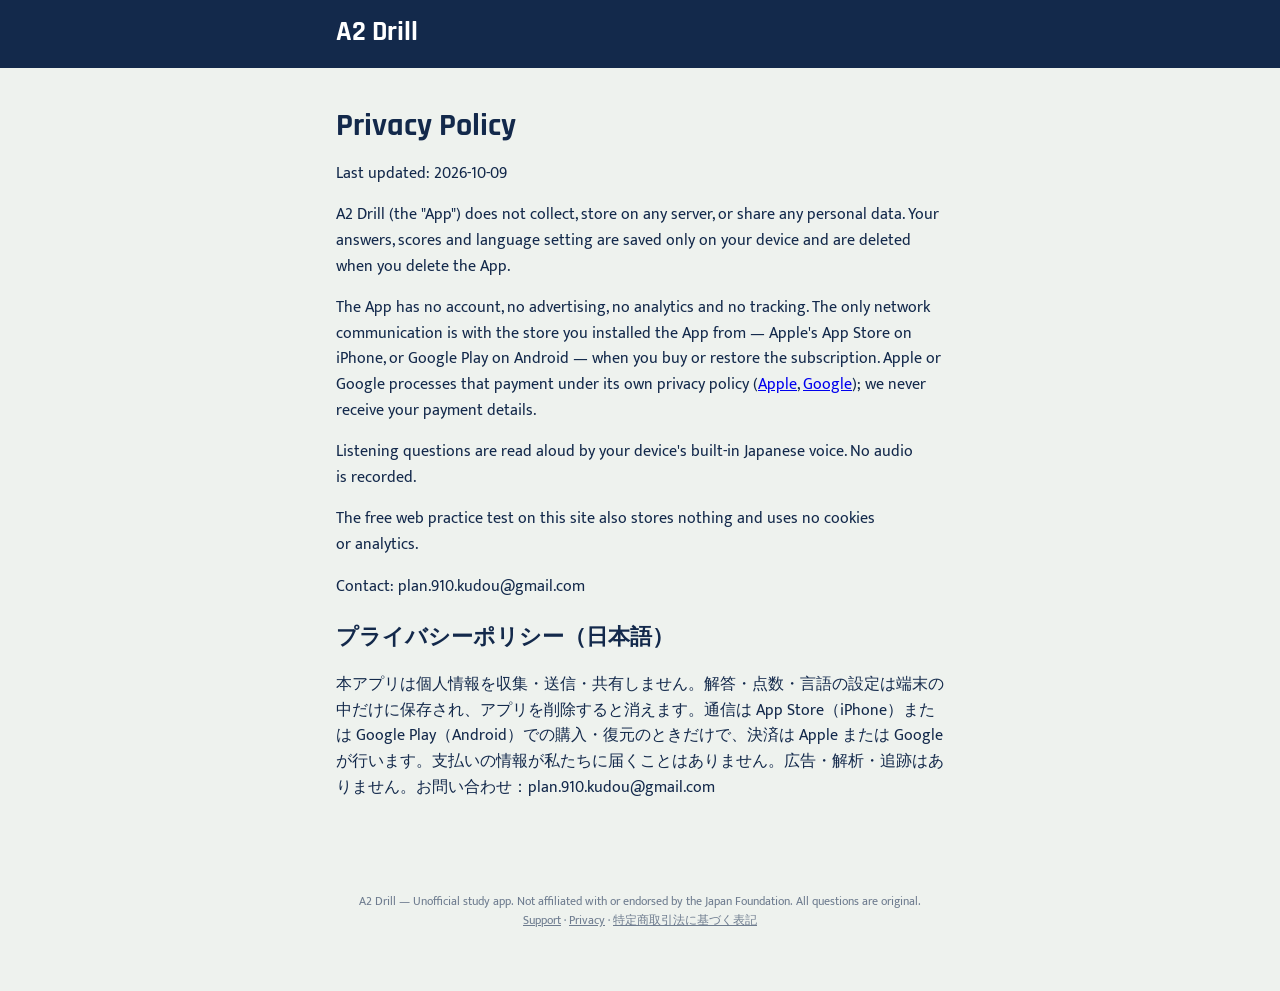
<file: privacy.html>
<!doctype html><html lang="en" data-lang="en"><head><meta charset="utf-8"><meta name="viewport" content="width=device-width,initial-scale=1">
<title>Privacy Policy — A2 Drill</title><meta name="description" content="Privacy Policy"><link rel="canonical" href="https://f-kudo-hub.github.io/a2-drill/privacy.html">
<link rel="preconnect" href="https://fonts.googleapis.com"><link rel="preconnect" href="https://fonts.gstatic.com" crossorigin><link rel="stylesheet" href="https://fonts.googleapis.com/css2?family=Mukta:wght@400;500;700&family=Rajdhani:wght@600;700&display=swap">
<meta name="theme-color" content="#13294B"><link rel="stylesheet" href="style.css"></head><body><div class="board"><div class="in"><header><a class="brand" href="./">A2 Drill</a></header></div></div><div class="wrap doc"><h1>Privacy Policy</h1><p>Last updated: 2026-10-09</p>
<p>A2 Drill (the "App") does not collect, store on any server, or share any personal data. Your answers, scores and language setting are saved only on your device and are deleted when you delete the App.</p>
<p>The App has no account, no advertising, no analytics and no tracking. The only network communication is with the store you installed the App from — Apple's App Store on iPhone, or Google Play on Android — when you buy or restore the subscription. Apple or Google processes that payment under its own privacy policy (<a href="https://www.apple.com/legal/privacy/">Apple</a>, <a href="https://policies.google.com/privacy">Google</a>); we never receive your payment details.</p>
<p>Listening questions are read aloud by your device's built-in Japanese voice. No audio is recorded.</p>
<p>The free web practice test on this site also stores nothing and uses no cookies or analytics.</p>
<p>Contact: plan.910.kudou@gmail.com</p>
<h2>プライバシーポリシー（日本語）</h2><p>本アプリは個人情報を収集・送信・共有しません。解答・点数・言語の設定は端末の中だけに保存され、アプリを削除すると消えます。通信は App Store（iPhone）または Google Play（Android）での購入・復元のときだけで、決済は Apple または Google が行います。支払いの情報が私たちに届くことはありません。広告・解析・追跡はありません。お問い合わせ：plan.910.kudou@gmail.com</p></div><div class="wrap" style="padding-top:0"><p class="foot">A2 Drill — Unofficial study app. Not affiliated with or endorsed by the Japan Foundation. All questions are original.<br><a href="support.html">Support</a> · <a href="privacy.html">Privacy</a> · <a href="tokushoho.html">特定商取引法に基づく表記</a></p></div></body></html>
</file>
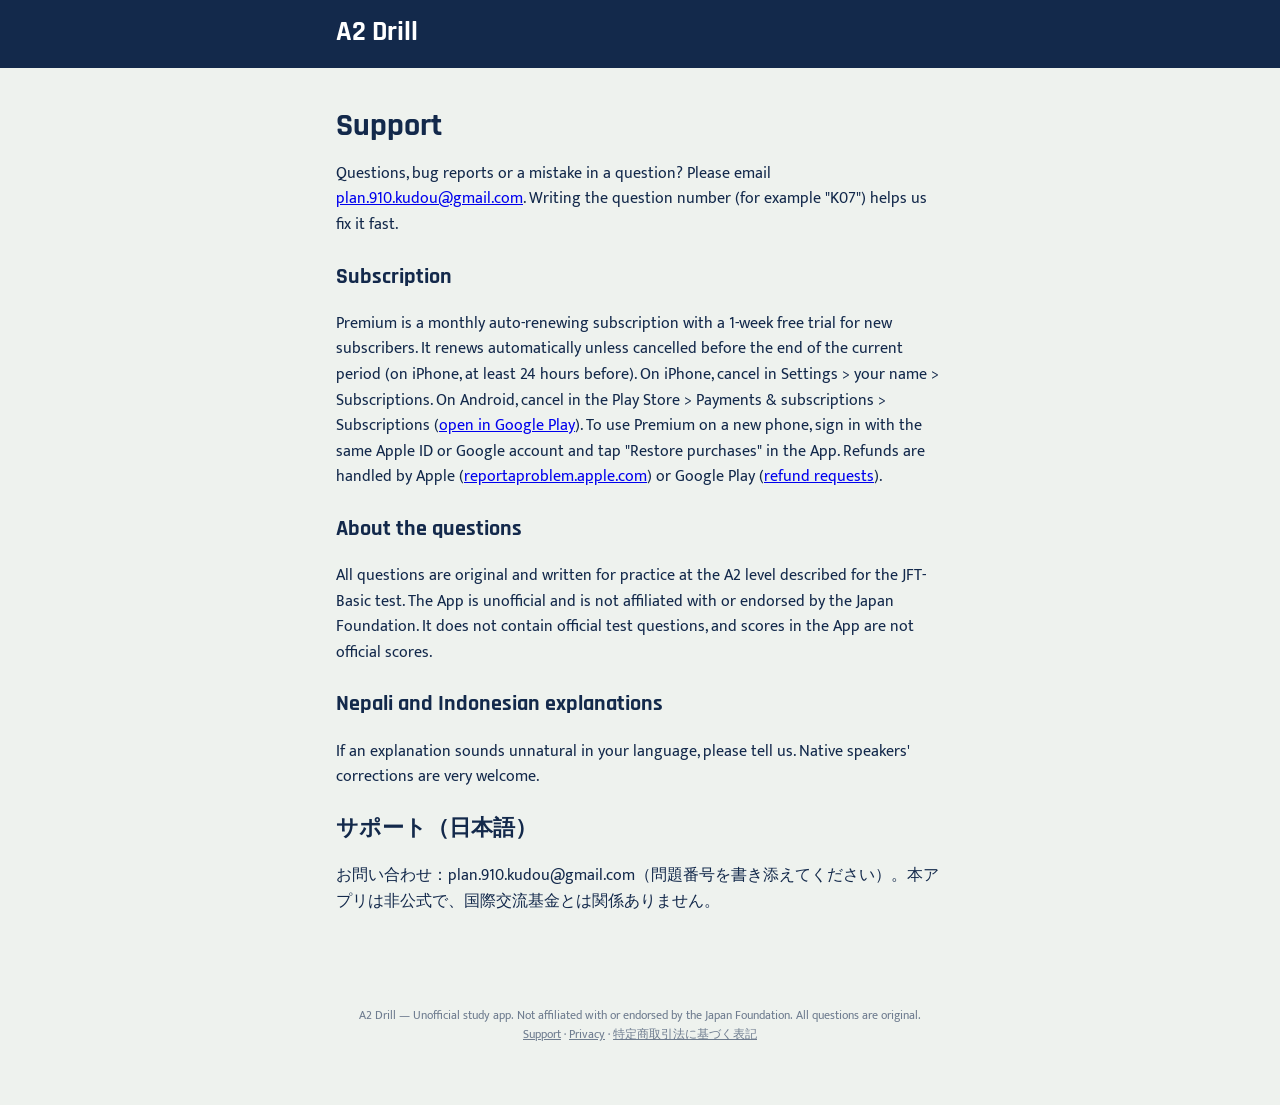
<file: support.html>
<!doctype html><html lang="en" data-lang="en"><head><meta charset="utf-8"><meta name="viewport" content="width=device-width,initial-scale=1">
<title>Support — A2 Drill</title><meta name="description" content="Support"><link rel="canonical" href="https://f-kudo-hub.github.io/a2-drill/support.html">
<link rel="preconnect" href="https://fonts.googleapis.com"><link rel="preconnect" href="https://fonts.gstatic.com" crossorigin><link rel="stylesheet" href="https://fonts.googleapis.com/css2?family=Mukta:wght@400;500;700&family=Rajdhani:wght@600;700&display=swap">
<meta name="theme-color" content="#13294B"><link rel="stylesheet" href="style.css"></head><body><div class="board"><div class="in"><header><a class="brand" href="./">A2 Drill</a></header></div></div><div class="wrap doc"><h1>Support</h1><p>Questions, bug reports or a mistake in a question? Please email <a href="mailto:plan.910.kudou@gmail.com">plan.910.kudou@gmail.com</a>. Writing the question number (for example "K07") helps us fix it fast.</p>
<h2>Subscription</h2><p>Premium is a monthly auto-renewing subscription with a 1-week free trial for new subscribers. It renews automatically unless cancelled before the end of the current period (on iPhone, at least 24 hours before). On iPhone, cancel in Settings &gt; your name &gt; Subscriptions. On Android, cancel in the Play Store &gt; Payments &amp; subscriptions &gt; Subscriptions (<a href="https://play.google.com/store/account/subscriptions">open in Google Play</a>). To use Premium on a new phone, sign in with the same Apple ID or Google account and tap "Restore purchases" in the App. Refunds are handled by Apple (<a href="https://reportaproblem.apple.com">reportaproblem.apple.com</a>) or Google Play (<a href="https://support.google.com/googleplay/answer/2479637">refund requests</a>).</p>
<h2>About the questions</h2><p>All questions are original and written for practice at the A2 level described for the JFT-Basic test. The App is unofficial and is not affiliated with or endorsed by the Japan Foundation. It does not contain official test questions, and scores in the App are not official scores.</p>
<h2>Nepali and Indonesian explanations</h2><p>If an explanation sounds unnatural in your language, please tell us. Native speakers' corrections are very welcome.</p>
<h2>サポート（日本語）</h2><p>お問い合わせ：plan.910.kudou@gmail.com（問題番号を書き添えてください）。本アプリは非公式で、国際交流基金とは関係ありません。</p></div><div class="wrap" style="padding-top:0"><p class="foot">A2 Drill — Unofficial study app. Not affiliated with or endorsed by the Japan Foundation. All questions are original.<br><a href="support.html">Support</a> · <a href="privacy.html">Privacy</a> · <a href="tokushoho.html">特定商取引法に基づく表記</a></p></div></body></html>
</file>
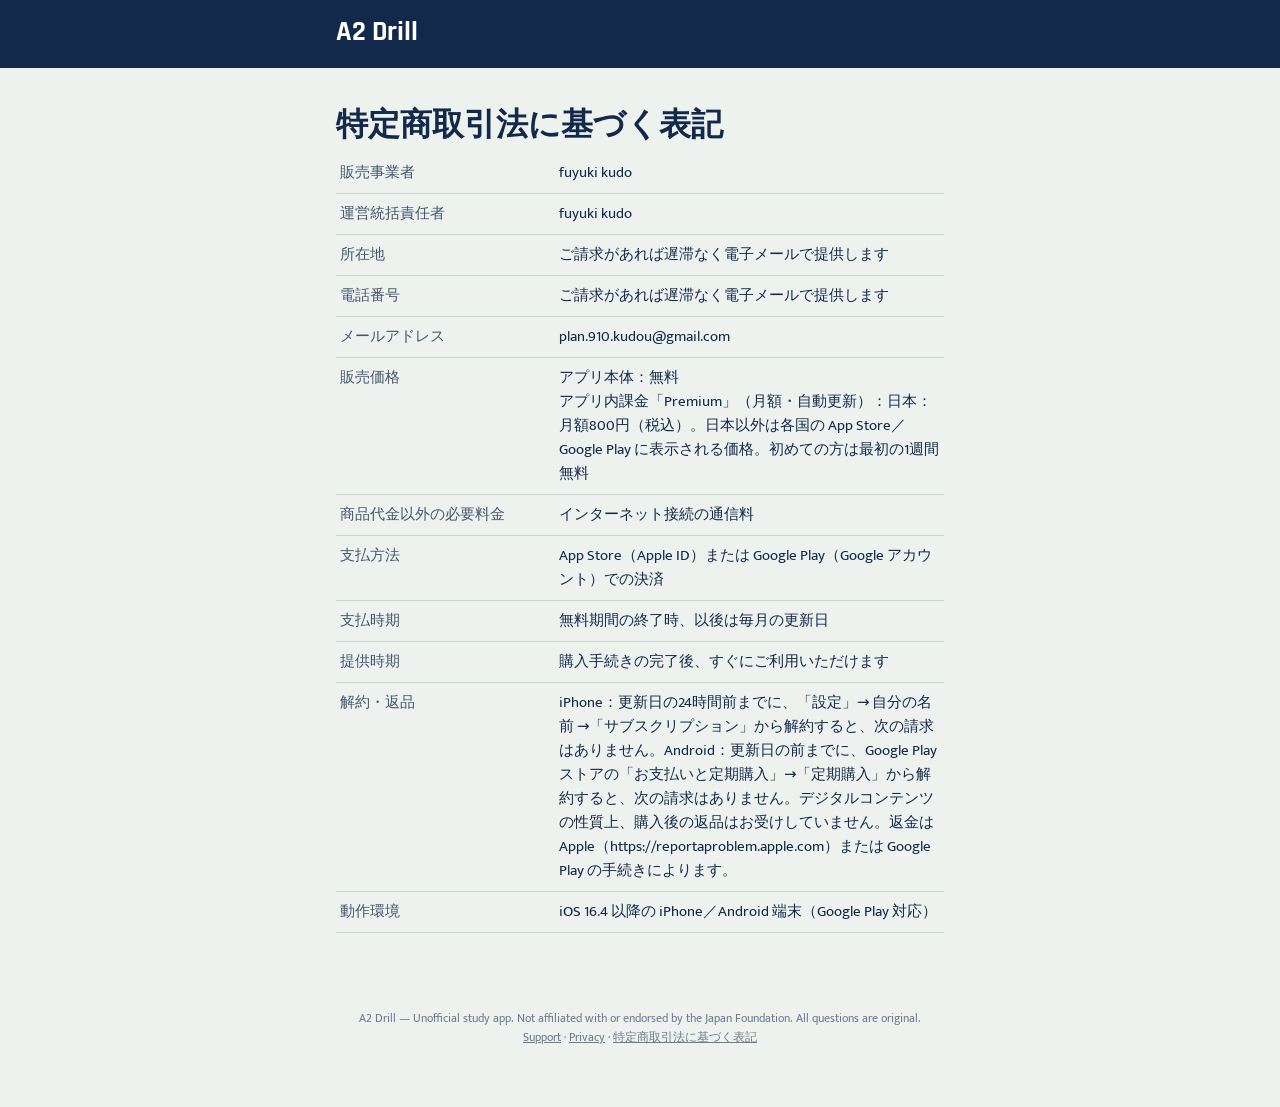
<file: tokushoho.html>
<!doctype html><html lang="en" data-lang="en"><head><meta charset="utf-8"><meta name="viewport" content="width=device-width,initial-scale=1">
<title>特定商取引法に基づく表記 — A2 Drill</title><meta name="description" content="特定商取引法に基づく表記"><link rel="canonical" href="https://f-kudo-hub.github.io/a2-drill/tokushoho.html">
<link rel="preconnect" href="https://fonts.googleapis.com"><link rel="preconnect" href="https://fonts.gstatic.com" crossorigin><link rel="stylesheet" href="https://fonts.googleapis.com/css2?family=Mukta:wght@400;500;700&family=Rajdhani:wght@600;700&display=swap">
<meta name="theme-color" content="#13294B"><link rel="stylesheet" href="style.css"></head><body><div class="board"><div class="in"><header><a class="brand" href="./">A2 Drill</a></header></div></div><div class="wrap doc"><h1>特定商取引法に基づく表記</h1><table>
<tr><th>販売事業者</th><td>fuyuki kudo</td></tr><tr><th>運営統括責任者</th><td>fuyuki kudo</td></tr>
<tr><th>所在地</th><td>ご請求があれば遅滞なく電子メールで提供します</td></tr><tr><th>電話番号</th><td>ご請求があれば遅滞なく電子メールで提供します</td></tr>
<tr><th>メールアドレス</th><td>plan.910.kudou@gmail.com</td></tr>
<tr><th>販売価格</th><td>アプリ本体：無料<br>アプリ内課金「Premium」（月額・自動更新）：日本：月額800円（税込）。日本以外は各国の App Store／Google Play に表示される価格。初めての方は最初の1週間無料</td></tr>
<tr><th>商品代金以外の必要料金</th><td>インターネット接続の通信料</td></tr><tr><th>支払方法</th><td>App Store（Apple ID）または Google Play（Google アカウント）での決済</td></tr>
<tr><th>支払時期</th><td>無料期間の終了時、以後は毎月の更新日</td></tr><tr><th>提供時期</th><td>購入手続きの完了後、すぐにご利用いただけます</td></tr>
<tr><th>解約・返品</th><td>iPhone：更新日の24時間前までに、「設定」→ 自分の名前 →「サブスクリプション」から解約すると、次の請求はありません。Android：更新日の前までに、Google Play ストアの「お支払いと定期購入」→「定期購入」から解約すると、次の請求はありません。デジタルコンテンツの性質上、購入後の返品はお受けしていません。返金は Apple（https://reportaproblem.apple.com）または Google Play の手続きによります。</td></tr>
<tr><th>動作環境</th><td>iOS 16.4 以降の iPhone／Android 端末（Google Play 対応）</td></tr></table></div><div class="wrap" style="padding-top:0"><p class="foot">A2 Drill — Unofficial study app. Not affiliated with or endorsed by the Japan Foundation. All questions are original.<br><a href="support.html">Support</a> · <a href="privacy.html">Privacy</a> · <a href="tokushoho.html">特定商取引法に基づく表記</a></p></div></body></html>
</file>
<file: style.css>
.handoff{display:flex;gap:16px;align-items:center;background:var(--card);border:1.5px solid var(--rule);border-radius:10px;padding:14px;margin:14px 0}.handoff .qr{flex:none;width:132px;height:132px;background:#fff;border-radius:6px;padding:4px}.handoff .qr svg{display:block;width:100%;height:100%}.handoff b{display:block;font-size:18px;margin-bottom:4px}.handoff p{margin:0;color:var(--soft);font-size:15px}.weak{background:var(--pick);border-radius:10px;padding:10px 12px;margin:14px 0 10px;font-weight:500}.hint{color:var(--soft);font-size:14px;margin:6px 0 0;text-align:center}
:root{--paper:#EEF2EE;--card:#fff;--ink:#13294B;--soft:#45566E;--faint:#6E7C8F;--rule:#CBD5CF;--track:#DCE3DE;--signal:#F5C400;--board:#13294B;--boardSoft:#A9B7CC;--good:#12805A;--goodBg:#E3F2EA;--bad:#C8402B;--badBg:#FBE9E5;--pick:#E1E7EF;--ticket:#DDEBE2;--ticketEdge:#B5CBBE;
--m:#159A63;--k:#E2711D;--c:#1C7CD0;--d:#8E3FA3}
@media (prefers-color-scheme:dark){:root:not([data-theme="light"]){--paper:#0E1A2E;--card:#172742;--ink:#ECF1F7;--soft:#BAC6D6;--faint:#8D9BB0;--rule:#2A3D5C;--track:#22344F;--board:#08132A;--good:#5FD39C;--goodBg:#123326;--bad:#FF8C76;--badBg:#3A1E19;--pick:#22365A;--ticket:#1A3135;--ticketEdge:#2E4A4C}}
*{box-sizing:border-box}html{-webkit-text-size-adjust:100%}body{margin:0;background:var(--paper);color:var(--ink);font-family:Mukta,system-ui,-apple-system,"Segoe UI","Noto Sans Devanagari","Hiragino Sans","Noto Sans JP","Yu Gothic UI",sans-serif;line-height:1.6;font-size:16px}
[lang=ja],.q,.passage,.choice .t,.ins{font-family:"Hiragino Sans","Hiragino Kaku Gothic ProN","Noto Sans JP","Yu Gothic UI",Meiryo,sans-serif}
.disp{font-family:Rajdhani,Mukta,sans-serif;font-weight:700}
.board{background:var(--board);color:#fff}.board .in{max-width:640px;margin:0 auto;padding:18px 16px 22px}
header{display:flex;align-items:center;gap:12px;flex-wrap:wrap}header .brand{font-family:Rajdhani,sans-serif;font-weight:700;font-size:28px;line-height:1;flex:1 0 auto;white-space:nowrap;color:#fff;text-decoration:none}
nav.langs{display:flex;gap:4px}
nav.langs a{padding:5px 8px;border-radius:6px;color:var(--boardSoft);text-decoration:none;font-size:14px;font-weight:500;white-space:nowrap;border:1.5px solid #2C4570}nav.langs a.on{background:#fff;color:#13294B;border-color:#fff}
h1{font-family:Rajdhani,Mukta,sans-serif;font-weight:700;font-size:32px;line-height:1.15;margin:22px 0 8px;text-wrap:balance}.lead{color:var(--boardSoft);margin:0}
.strip{display:flex;align-items:center;gap:3px;margin-top:18px}.strip i{flex:1;height:8px;background:var(--m)}.strip i:nth-child(2){background:var(--k)}.strip i:nth-child(3){background:var(--c)}.strip i:nth-child(4){background:var(--d)}
.strip b{width:18px;height:18px;border-radius:50%;border:4px solid var(--signal);margin-left:3px;flex:none}
.wrap{max-width:640px;margin:0 auto;padding:18px 16px 48px}
.card{background:var(--card);border:1px solid var(--rule);border-radius:10px;padding:16px;margin:14px 0}
.btn{display:block;width:100%;background:var(--signal);color:#13294B;border:0;border-radius:10px;padding:14px 16px;font-size:17px;font-weight:700;cursor:pointer;text-align:center;text-decoration:none;font-family:inherit;min-height:54px}
.btn:focus-visible,.choice:focus-visible,.play:focus-visible,nav.langs a:focus-visible{outline:3px solid var(--c);outline-offset:2px}
.btn.ghost{background:transparent;color:var(--ink);border:1.5px solid var(--ink)}.btn.dark{background:var(--board);color:#fff}
.ticket{display:flex;background-color:var(--ticket);background-image:url("data:image/svg+xml,%3Csvg xmlns=%27http://www.w3.org/2000/svg%27 width=%2716%27 height=%278%27%3E%3Cpath d=%27M0 4 Q4 0 8 4 T16 4%27 stroke=%27%2312805A%27 stroke-opacity=%27.08%27 fill=%27none%27/%3E%3C/svg%3E");border:1px solid var(--ticketEdge);border-radius:10px;overflow:hidden;position:relative;margin:14px 0}
.ticket.dark{background-color:var(--board);background-image:none;border-color:var(--board);color:#fff}
.ticket .body{flex:1;padding:16px;min-width:0}.ticket .stub{width:86px;display:flex;flex-direction:column;align-items:center;justify-content:center;border-left:1.5px dashed var(--ticketEdge);position:relative;padding:10px 4px}
.ticket.dark .stub{border-left-color:#4A6084}
.ticket .stub:before,.ticket .stub:after{content:"";position:absolute;left:-10px;width:18px;height:18px;border-radius:50%;background:var(--paper);border:1px solid var(--ticketEdge)}.ticket .stub:before{top:-10px}.ticket .stub:after{bottom:-10px}
.ticket.dark .stub:before,.ticket.dark .stub:after{border-color:var(--board)}
.stub .n{font-family:Rajdhani,sans-serif;font-weight:700;font-size:36px;line-height:1}.ticket.dark .stub .n{color:var(--signal)}.stub .u{font-size:13px;color:var(--soft)}.ticket.dark .stub .u{color:var(--boardSoft)}
.ticket h2{margin:0;font-size:19px;line-height:1.35;text-wrap:balance}.ticket p{margin:4px 0 0;color:var(--soft);font-size:15px}.ticket.dark p{color:var(--boardSoft)}
.lines{display:grid;gap:16px;margin:16px 0}.lines>*{position:relative}.lines>*:not(:last-child):before{content:"";position:absolute;left:12px;top:30px;bottom:-16px;width:6px;background:var(--lc)}.rm{--lc:var(--m)}.rk{--lc:var(--k)}.rc{--lc:var(--c)}.rd{--lc:var(--d)}.lines .bar{margin-left:40px!important}.line{display:flex;align-items:center;gap:10px;font-weight:500}.line .grow{flex:1;min-width:0}
.tag{flex:none;display:inline-flex;flex-direction:column;align-items:center;justify-content:center;width:30px;height:30px;border-radius:6px;border:3px solid var(--ink);background:var(--card);color:var(--ink);font-family:Rajdhani,sans-serif;font-weight:700;font-size:15px;line-height:1}
.tag.tagL{width:46px;height:46px;border-width:5px;border-radius:9px}.tag.tagL small{font-size:12px;line-height:1}.tag.tagL span{font-size:18px;line-height:1}
.sm{border-color:var(--m)}.sk{border-color:var(--k)}.sc{border-color:var(--c)}.sd{border-color:var(--d)}
.cm{color:var(--m)}.ck{color:var(--k)}.cc{color:var(--c)}.cd{color:var(--d)}
.bm{background:var(--m)}.bk{background:var(--k)}.bc{background:var(--c)}.bd{background:var(--d)}
.top{display:flex;align-items:center;justify-content:space-between;gap:8px;font-size:15px;color:var(--soft)}.top .disp{font-size:20px;color:var(--ink)}
.bar{height:4px;background:var(--track);overflow:hidden;margin:6px 0 14px}.bar i{display:block;height:4px}
.qhead{display:flex;gap:12px;align-items:flex-start}.type{font-weight:700;font-size:14px}.ins{color:var(--soft);font-size:14px;margin:2px 0}.insl{color:var(--faint);font-size:14px;margin:0}
.q{font-size:19px;margin:16px 0 12px;line-height:2.1}.passage{font-size:16px;line-height:2.1;background:var(--card);border:1px solid var(--rule);border-top-width:5px;border-radius:10px;padding:12px 14px;margin-top:14px}
rt{font-size:.5em;color:var(--soft)}u{text-underline-offset:4px}
.choices{display:grid;gap:10px;margin:12px 0}
.choice{display:flex;align-items:center;gap:12px;width:100%;text-align:left;background:var(--card);color:var(--ink);border:1.5px solid var(--rule);border-radius:10px;padding:10px 12px;font-size:17px;cursor:pointer;line-height:1.9;min-height:56px}
.choice .n{width:30px;height:30px;border-radius:6px;border:2px solid var(--ink);flex:none;display:flex;align-items:center;justify-content:center;font-family:Rajdhani,sans-serif;font-weight:700;font-size:17px;line-height:1}
.choice.good{border:2px solid var(--good);background:var(--goodBg)}.choice.good .n{background:var(--good);border-color:var(--good);color:#fff}
.choice.bad{border:2px solid var(--bad);background:var(--badBg)}.choice.bad .n{background:var(--bad);border-color:var(--bad);color:#fff}
.ex{border-left:6px solid var(--ink);border-radius:3px;margin:18px 0;padding-left:14px}.ex h3{margin:0;font-family:Rajdhani,Mukta,sans-serif;font-weight:700;font-size:26px;line-height:1.2}
.ex.good{border-left-color:var(--good)}.ex.bad{border-left-color:var(--bad)}.ex.good h3{color:var(--good)}.ex.bad h3{color:var(--bad)}.ex .in{padding:6px 0 0}.ex p{margin:6px 0;text-wrap:pretty}p,.lead{text-wrap:pretty}
.ex .script{background:var(--card);border-radius:6px;padding:10px 12px;color:var(--ink)}
.ex details{margin-top:8px}.ex summary{cursor:pointer;font-size:14px;font-weight:500;text-decoration:underline}
.play{display:flex;align-items:center;gap:12px;width:100%;background:var(--board);color:#fff;border:0;border-radius:10px;padding:10px 14px;font-size:17px;font-weight:700;cursor:pointer;font-family:inherit;min-height:60px;margin-top:14px}
.play .dot{width:40px;height:40px;border-radius:50%;background:var(--signal);color:#13294B;display:flex;align-items:center;justify-content:center;font-size:15px;flex:none}
.big{font-family:Rajdhani,sans-serif;font-weight:700;font-size:56px;line-height:1;color:var(--signal)}.big small{font-size:24px;color:var(--boardSoft)}
.foot{color:var(--faint);font-size:12px;text-align:center;margin-top:28px;text-wrap:balance}.foot a{color:var(--faint)}
.note{color:var(--faint);font-size:14px;margin:8px 0 0}
table{border-collapse:collapse;width:100%}td,th{border-bottom:1px solid var(--rule);padding:8px 4px;text-align:left;vertical-align:top;font-size:15px;overflow-wrap:anywhere}th{width:36%;color:var(--soft);font-weight:500}
.doc h2{font-family:Rajdhani,Mukta,sans-serif;font-size:22px;margin:22px 0 6px}.doc h1{color:var(--ink)}
@media (prefers-reduced-motion:no-preference){.choice,.btn{transition:transform .08s}.choice:active,.btn:active{transform:scale(.99)}}
</file>
